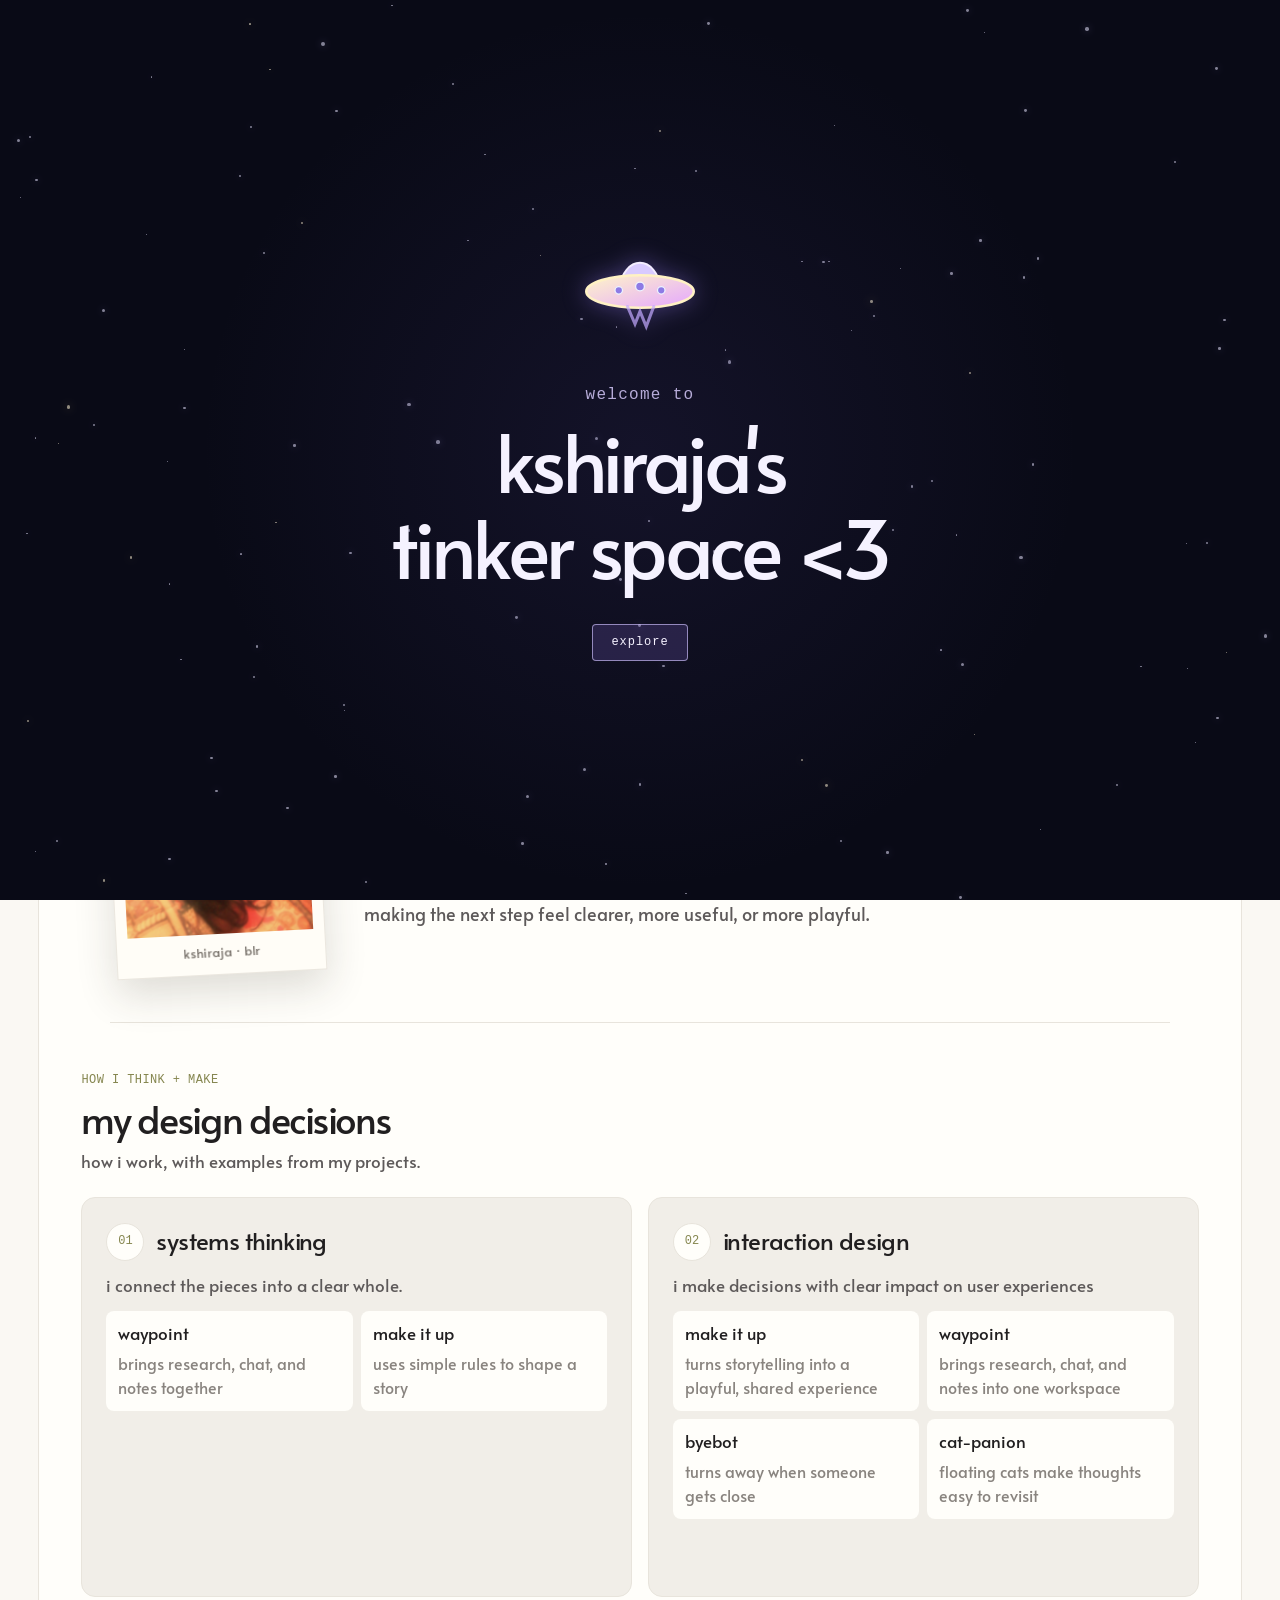
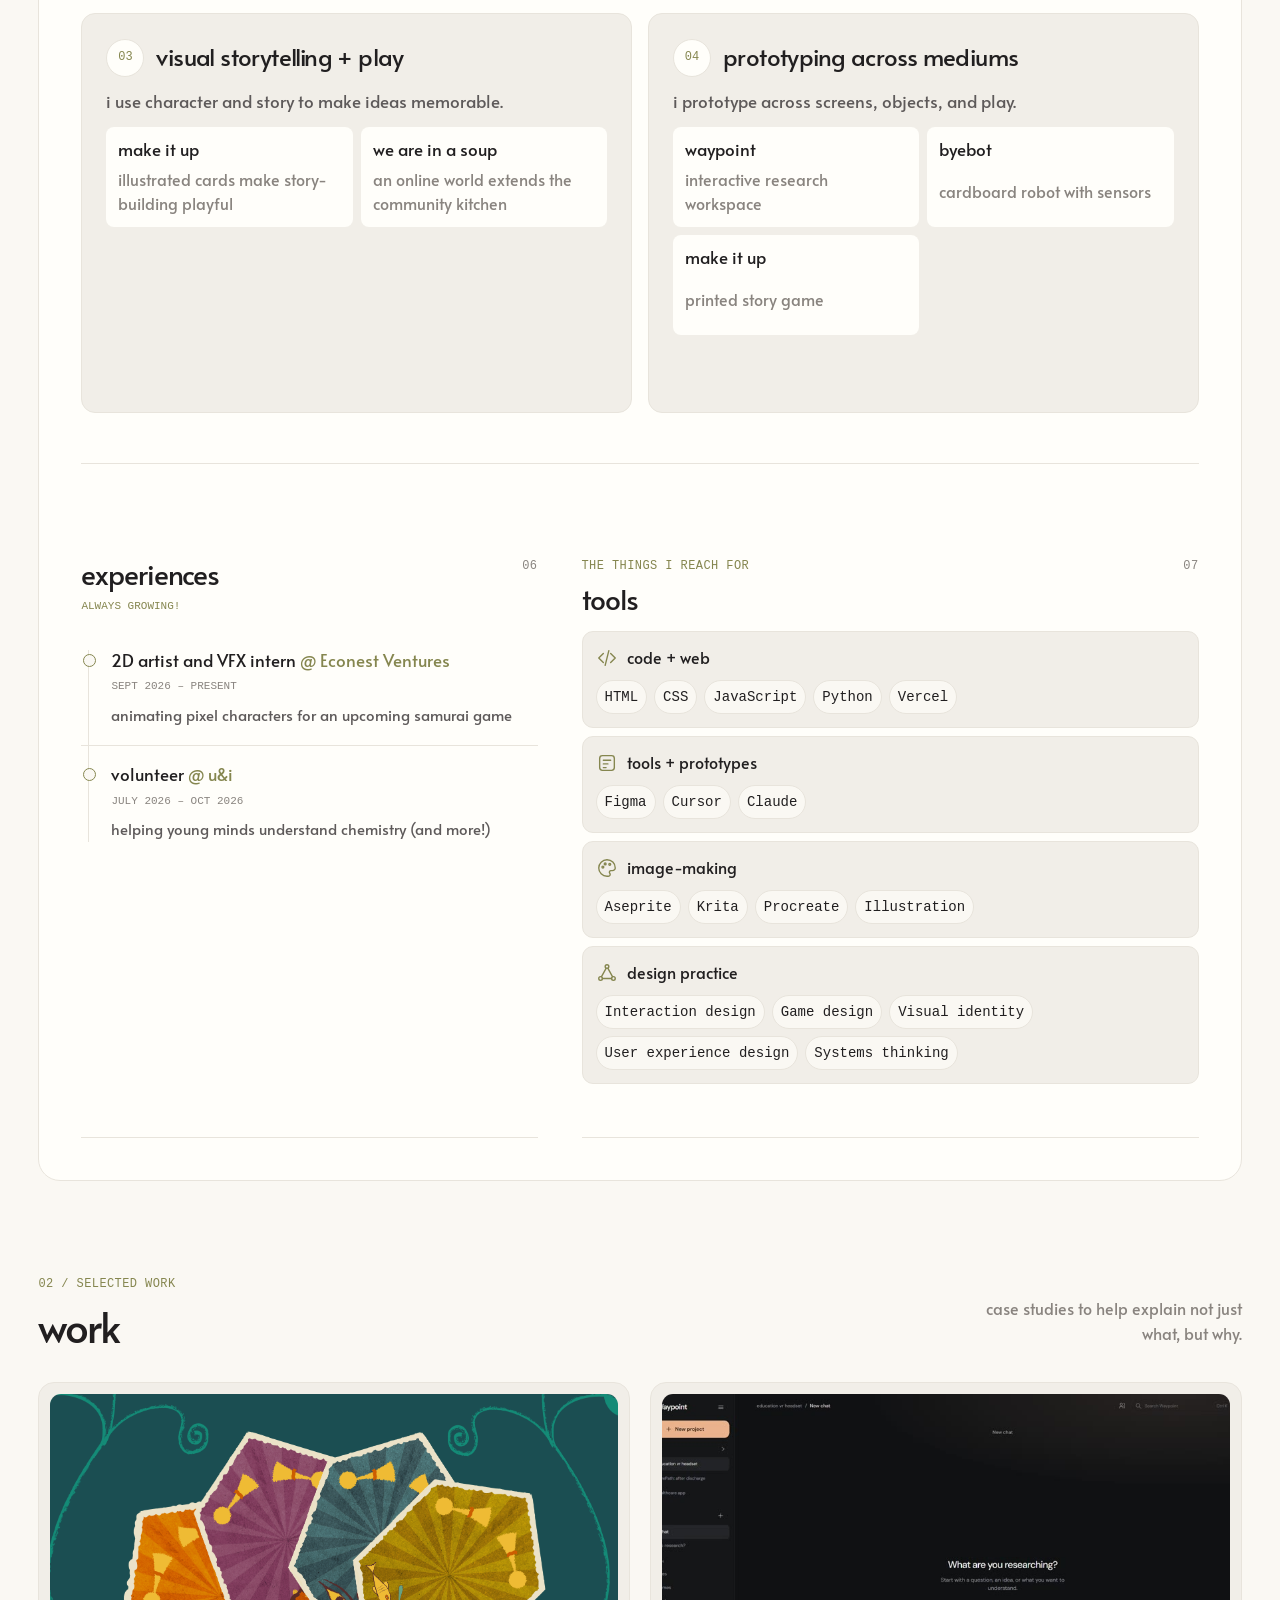
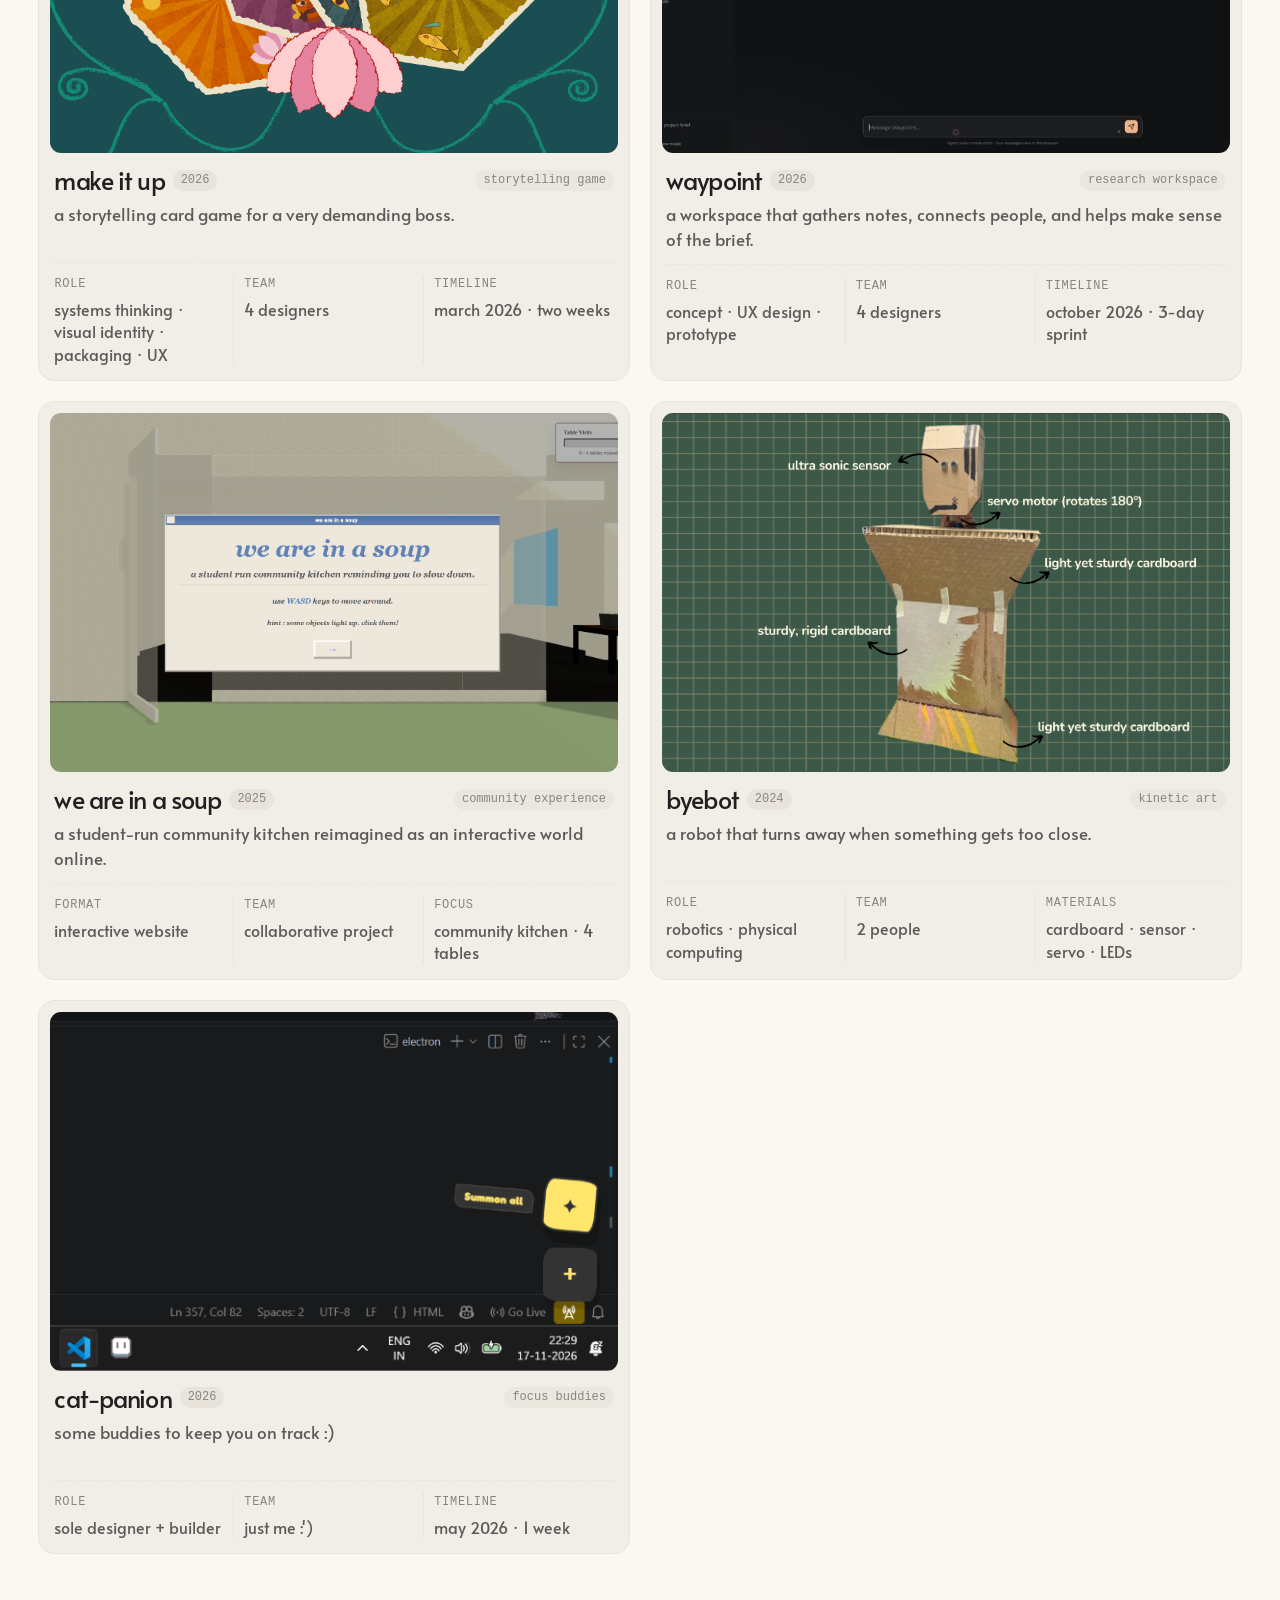
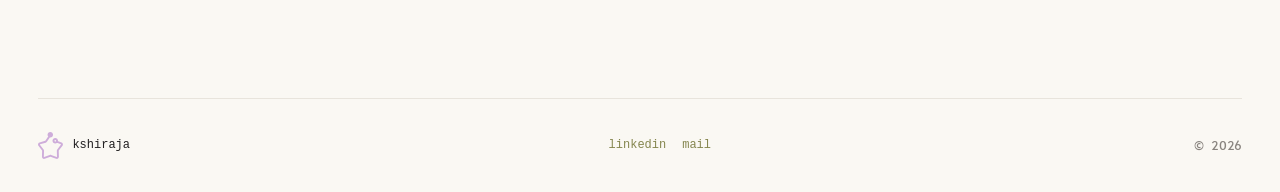
<file: index.html>
<!doctype html>
<html lang="en" data-theme="light">
  <head>
    <meta charset="utf-8" />
    <meta name="viewport" content="width=device-width, initial-scale=1" />
    <meta
      name="description"
      content="kshiraja ragothaman"
    />
    <meta name="theme-color" content="#faf8f3" />
    <title>kshiraja ragothaman</title>
    <script>
      const savedTheme = localStorage.getItem("kshiraja-theme");
      if (savedTheme === "light" || savedTheme === "dark") {
        document.documentElement.dataset.theme = savedTheme;
      }
    </script>
    <link rel="icon" href="assets/star.svg" type="image/svg+xml" />
    <link rel="preconnect" href="https://fonts.googleapis.com" />
    <link rel="preconnect" href="https://fonts.gstatic.com" crossorigin />
    <link
      href="https://fonts.googleapis.com/css2?family=Alata&family=Cousine:wght@400;700&display=swap"
      rel="stylesheet"
    />
    <link rel="stylesheet" href="styles.css" />
    <script src="script.js" defer></script>
  </head>
  <body>
    <div class="page-loader" role="status" aria-label="Loading portfolio">
      <span class="loader-star" aria-hidden="true"></span>
      <span class="loader-name">kshiraja</span>
      <span class="loader-track"><span></span></span>
    </div>
    <dialog
      class="intro-gate"
      aria-labelledby="intro-title"
    >
      <div class="space-backdrop" aria-hidden="true">
        <div class="space-starfield"></div>
        <span class="space-nebula"></span>
      </div>
      <div class="space-light" aria-hidden="true"></div>
      <div class="space-intro">
        <button class="space-ship" type="button" data-intro-explore aria-label="Explore the portfolio" autofocus>
          <svg class="spaceship" viewBox="0 0 120 88" aria-hidden="true">
            <defs>
              <linearGradient id="ship-hull-fill" x1="0" y1="0" x2="1" y2="1">
                <stop offset="0" stop-color="#fff5c9" />
                <stop offset="1" stop-color="#e4a6ff" />
              </linearGradient>
            </defs>
            <path class="spaceship-dome" d="M43 40c2-13 9-21 17-21s15 8 17 21Z" />
            <ellipse class="spaceship-hull" cx="60" cy="42" rx="43" ry="13" />
            <circle class="spaceship-window" cx="43" cy="41" r="3" />
            <circle class="spaceship-window" cx="60" cy="38" r="3.5" />
            <circle class="spaceship-window" cx="77" cy="41" r="3" />
            <path class="spaceship-flame" d="M50 54 56 68l4-10 5 12 6-16" />
          </svg>
        </button>
        <div class="space-welcome">
          <p class="space-kicker">welcome to</p>
          <h1 id="intro-title">kshiraja's<br />tinker space <span>&lt;3</span></h1>
        </div>
        <button class="space-explore" type="button" data-intro-explore>explore</button>
      </div>
      <div class="custom-cursor custom-cursor--intro" aria-hidden="true"></div>
    </dialog>
    <div class="night-sky" aria-hidden="true"></div>
    <div class="custom-cursor" aria-hidden="true"></div>
    <div class="scroll-progress" aria-hidden="true"></div>
    <div class="page-shell">
      <header class="site-header">
        <a class="wordmark" href="index.html" aria-label="Kshiraja, home">
          <img class="star-mark" src="assets/star.svg" alt="" />
          <span>kshiraja</span>
        </a>
        <p class="header-location">2006 <span>·</span> @ blr, india.</p>
        <nav class="site-nav" aria-label="Main navigation">
          <a class="nav-link is-active" href="index.html" aria-current="page">work</a>
          <a class="nav-link" href="tinker.html">tinker</a>
          <a class="nav-link" href="#about-me">about</a>
          <span class="nav-indicator" aria-hidden="true"></span>
        </nav>
        <button class="theme-toggle"
          type="button"
          aria-label="Switch to dark mode"
          aria-pressed="false"
        >
          <svg class="icon icon-moon" viewBox="0 0 24 24" aria-hidden="true">
            <path d="M20.2 15.1A8.3 8.3 0 0 1 8.9 3.8 8.6 8.6 0 1 0 20.2 15.1Z" />
          </svg>
          <svg class="icon icon-sun" viewBox="0 0 24 24" aria-hidden="true">
            <circle cx="12" cy="12" r="4" />
            <path d="M12 2v2m0 16v2M4.93 4.93l1.41 1.41m11.32 11.32 1.41 1.41M2 12h2m16 0h2M4.93 19.07l1.41-1.41M17.66 6.34l1.41-1.41" />
          </svg>
        </button>
      </header>

      <main class="home-main">
        <section class="home-hero reveal" aria-labelledby="home-title">
          <p class="eyebrow">curiosity first</p>
          <h1 id="home-title">kshiraja ragothaman</h1>
          <p class="hero-subtitle">designer-troubleshooter making tools for connection</p>
        </section>

        <section class="latest-log reveal" aria-labelledby="latest-log-title">
          <div class="latest-log__header">
            <h2 id="latest-log-title">latest log</h2>
            <time datetime="2026-11-16">nov 16, 2026</time>
            <a class="latest-log__link" href="logs.html">go to all logs <span aria-hidden="true">→</span></a>
          </div>
          <p class="latest-log__title">exploring other interests</p>
          <p class="latest-log__entry">new film class coming up, downloaded the rhyme game, rap career soon!?</p>
        </section>

        <details class="home-about reveal" id="about-me" open>
          <summary class="home-about__summary">
            <span class="home-about__summary-copy">
              <span class="home-about__kicker">fun trivia and more</span>
              <span class="home-about__title" role="heading" aria-level="2">about me &lt;3</span>
            </span>
            <span class="home-about__toggle" aria-hidden="true"></span>
          </summary>
          <div class="home-about__content">
            <div class="home-about__intro">
              <figure class="about-polaroid home-about__polaroid">
                <img src="assets/profile.jpg" alt="kshiraja, smiling at the camera." loading="lazy" decoding="async" />
                <figcaption>kshiraja · blr</figcaption>
              </figure>
              <div>
                <p class="eyebrow">hi! i'm kshiraja</p>
                <p class="home-about__meta">creative applied computation · year 3 @ srishti manipal</p>
                <p>i love tinkering with design, tech, and creativity. i'm an artist and illustrator at heart, and each practice i explore leaves its traces in the others.</p>
                <p>i like understanding how things fit together, finding where people get stuck, and making the next step feel clearer, more useful, or more playful.</p>
              </div>
            </div>

            <section class="home-about__practice" aria-labelledby="design-decisions-title">
              <div class="home-about__section-heading">
                <p class="eyebrow">how i think + make</p>
                <h2 id="design-decisions-title">my design decisions</h2>
                <p>how i work, with examples from my projects.</p>
              </div>
              <div class="home-about__decision-grid">
                <article class="home-about__decision">
                  <div class="home-about__decision-heading">
                    <span class="home-about__decision-number">01</span>
                    <h3>systems thinking</h3>
                  </div>
                  <p>i connect the pieces into a clear whole.</p>
                  <ul class="home-about__projects" aria-label="Systems thinking in my projects">
                    <li><a href="waypoint.html"><span class="home-about__project-name">waypoint</span><span>brings research, chat, and notes together</span></a></li>
                    <li><a href="make-it-up.html"><span class="home-about__project-name">make it up</span><span>uses simple rules to shape a story</span></a></li>
                  </ul>
                </article>
                <article class="home-about__decision">
                  <div class="home-about__decision-heading">
                    <span class="home-about__decision-number">02</span>
                    <h3>interaction design</h3>
                  </div>
                  <p>i make decisions with clear impact on user experiences</p>
                  <ul class="home-about__projects" aria-label="Interaction design in my projects">
                    <li><a href="make-it-up.html"><span class="home-about__project-name">make it up</span><span>turns storytelling into a playful, shared experience</span></a></li>
                    <li><a href="waypoint.html"><span class="home-about__project-name">waypoint</span><span>brings research, chat, and notes into one workspace</span></a></li>
                    <li><a href="rejection-robot.html"><span class="home-about__project-name">byebot</span><span>turns away when someone gets close</span></a></li>
                    <li><a href="cat-panion.html"><span class="home-about__project-name">cat-panion</span><span>floating cats make thoughts easy to revisit</span></a></li>
                  </ul>
                </article>
                <article class="home-about__decision">
                  <div class="home-about__decision-heading">
                    <span class="home-about__decision-number">03</span>
                    <h3>visual storytelling + play</h3>
                  </div>
                  <p>i use character and story to make ideas memorable.</p>
                  <ul class="home-about__projects" aria-label="Visual storytelling and play in my projects">
                    <li><a href="make-it-up.html"><span class="home-about__project-name">make it up</span><span>illustrated cards make story-building playful</span></a></li>
                    <li><a href="we-are-in-a-soup.html"><span class="home-about__project-name">we are in a soup</span><span>an online world extends the community kitchen</span></a></li>
                  </ul>
                </article>
                <article class="home-about__decision">
                  <div class="home-about__decision-heading">
                    <span class="home-about__decision-number">04</span>
                    <h3>prototyping across mediums</h3>
                  </div>
                  <p>i prototype across screens, objects, and play.</p>
                  <ul class="home-about__projects" aria-label="Prototyping across mediums in my projects">
                    <li><a href="waypoint.html"><span class="home-about__project-name">waypoint</span><span>interactive research workspace</span></a></li>
                    <li><a href="rejection-robot.html"><span class="home-about__project-name">byebot</span><span>cardboard robot with sensors</span></a></li>
                    <li><a href="make-it-up.html"><span class="home-about__project-name">make it up</span><span>printed story game</span></a></li>
                  </ul>
                </article>
              </div>
            </section>

            <div class="home-about__more-grid">
              <section class="about-section home-about__extra" aria-labelledby="home-experience-title">
                <div class="about-section-heading">
                  <div><h2 id="home-experience-title">experiences</h2><p class="about-section-tagline"><span>always growing!</span></p></div>
                  <span class="section-index">06</span>
                </div>
                <ol class="experience-list">
                  <li>
                    <div class="experience-entry">
                      <h3>2D artist and VFX intern <span>@ Econest Ventures</span></h3>
                      <p class="experience-date">sept 2026 – present</p>
                      <p class="experience-description">animating pixel characters for an upcoming samurai game</p>
                    </div>
                  </li>
                  <li>
                    <div class="experience-entry">
                      <h3>volunteer <span>@ u&amp;i</span></h3>
                      <p class="experience-date">july 2026 – oct 2026</p>
                      <p class="experience-description">helping young minds understand chemistry (and more!)</p>
                    </div>
                  </li>
                </ol>
              </section>

              <section class="about-section home-about__extra" aria-labelledby="home-tools-title">
                <div class="about-section-heading">
                  <div><p class="eyebrow">the things i reach for</p><h2 id="home-tools-title">tools</h2></div>
                  <span class="section-index">07</span>
                </div>
                <div class="about-skills-grid">
                  <article class="about-skill-card">
                    <div class="about-skill-heading">
                      <svg viewBox="0 0 24 24" aria-hidden="true"><path d="m8 7-5 5 5 5M16 7l5 5-5 5M14 4l-4 16" /></svg>
                      <h3>code + web</h3>
                    </div>
                    <div class="about-skill-tags"><span>HTML</span><span>CSS</span><span>JavaScript</span><span>Python</span><span>Vercel</span></div>
                  </article>
                  <article class="about-skill-card">
                    <div class="about-skill-heading">
                      <svg viewBox="0 0 24 24" aria-hidden="true"><rect x="4" y="4" width="16" height="16" rx="3" /><path d="M8 9h8M8 13h5M8 17h3" /></svg>
                      <h3>tools + prototypes</h3>
                    </div>
                    <div class="about-skill-tags"><span>Figma</span><span>Cursor</span><span>Claude</span></div>
                  </article>
                  <article class="about-skill-card">
                    <div class="about-skill-heading">
                      <svg viewBox="0 0 24 24" aria-hidden="true"><path d="M12 3a9 9 0 1 0 0 18h1.5a2 2 0 0 0 1.5-3.3 1.7 1.7 0 0 1 1.3-2.8H18a3 3 0 0 0 3-3c0-5-4-8.9-9-8.9Z" /><circle cx="7.5" cy="11" r="1" /><circle cx="10" cy="7.5" r="1" /><circle cx="15" cy="8" r="1" /></svg>
                      <h3>image-making</h3>
                    </div>
                    <div class="about-skill-tags"><span>Aseprite</span><span>Krita</span><span>Procreate</span><span>Illustration</span></div>
                  </article>
                  <article class="about-skill-card">
                    <div class="about-skill-heading">
                      <svg viewBox="0 0 24 24" aria-hidden="true"><circle cx="12" cy="5" r="2" /><circle cx="5" cy="18" r="2" /><circle cx="19" cy="18" r="2" /><path d="m11 7-5 9m7-9 5 9M7 18h10" /></svg>
                      <h3>design practice</h3>
                    </div>
                    <div class="about-skill-tags"><span>Interaction design</span><span>Game design</span><span>Visual identity</span><span>User experience design</span><span>Systems thinking</span></div>
                  </article>
                </div>
              </section>
            </div>

          </div>
        </details>

        <section class="section work-section" id="work" aria-labelledby="work-title">
          <div class="section-heading reveal">
            <div>
              <p class="eyebrow section-kicker">02 / selected work</p>
              <h2 id="work-title">work</h2>
            </div>
            <p class="section-note">case studies to help explain not just what, but why.</p>
          </div>
          <div class="project-grid">
            <a class="project-card project-card--game reveal" href="make-it-up.html" aria-label="View the Make It Up case study">
              <div class="project-card__media" aria-hidden="true">
                <img class="project-card__image" src="assets/make-it-up/hero.png" alt="" loading="lazy" decoding="async" />
              </div>
              <div class="project-card__body">
                <div class="project-card__heading">
                  <div class="project-card__heading-name"><h3 class="project-card__title">make it up</h3><span class="project-card__year">2026</span></div>
                  <span class="project-card__kind">storytelling game</span>
                </div>
                <p class="project-card__description">a storytelling card game for a very demanding boss.</p>
                <dl class="project-card__facts">
                  <div><dt>role</dt><dd>systems thinking · visual identity · packaging · UX</dd></div>
                  <div><dt>team</dt><dd>4 designers</dd></div>
                  <div><dt>timeline</dt><dd>march 2026 · two weeks</dd></div>
                </dl>
              </div>
            </a>

            <a class="project-card project-card--waypoint reveal" href="waypoint.html" aria-label="View the Waypoint case study">
              <div class="project-card__media" aria-hidden="true">
                <img class="project-card__image" src="assets/waypoint/hero-poster.jpg" alt="" loading="lazy" decoding="async" />
              </div>
              <div class="project-card__body">
                <div class="project-card__heading">
                  <div class="project-card__heading-name"><h3 class="project-card__title">waypoint</h3><span class="project-card__year">2026</span></div>
                  <span class="project-card__kind">research workspace</span>
                </div>
                <p class="project-card__description">a workspace that gathers notes, connects people, and helps make sense of the brief.</p>
                <dl class="project-card__facts">
                  <div><dt>role</dt><dd>concept · UX design · prototype</dd></div>
                  <div><dt>team</dt><dd>4 designers</dd></div>
                  <div><dt>timeline</dt><dd>october 2026 · 3-day sprint</dd></div>
                </dl>
              </div>
            </a>

            <a class="project-card project-card--soup reveal" href="we-are-in-a-soup.html" aria-label="View the We Are in a Soup case study">
              <div class="project-card__media" aria-hidden="true">
                <img class="project-card__image" src="assets/we-are-in-a-soup/hero.png" alt="" loading="lazy" decoding="async" />
              </div>
              <div class="project-card__body">
                <div class="project-card__heading">
                  <div class="project-card__heading-name"><h3 class="project-card__title">we are in a soup</h3><span class="project-card__year">2025</span></div>
                  <span class="project-card__kind">community experience</span>
                </div>
                <p class="project-card__description">a student-run community kitchen reimagined as an interactive world online.</p>
                <dl class="project-card__facts">
                  <div><dt>format</dt><dd>interactive website</dd></div>
                  <div><dt>team</dt><dd>collaborative project</dd></div>
                  <div><dt>focus</dt><dd>community kitchen · 4 tables</dd></div>
                </dl>
              </div>
            </a>

            <a class="project-card project-card--robot reveal" href="rejection-robot.html" aria-label="View the Byebot case study">
              <div class="project-card__media" aria-hidden="true">
                <img class="project-card__image" src="assets/byebot/hero.png" alt="" loading="lazy" decoding="async" />
              </div>
              <div class="project-card__body">
                <div class="project-card__heading">
                  <div class="project-card__heading-name"><h3 class="project-card__title">byebot</h3><span class="project-card__year">2024</span></div>
                  <span class="project-card__kind">kinetic art</span>
                </div>
                <p class="project-card__description">a robot that turns away when something gets too close.</p>
                <dl class="project-card__facts">
                  <div><dt>role</dt><dd>robotics · physical computing</dd></div>
                  <div><dt>team</dt><dd>2 people</dd></div>
                  <div><dt>materials</dt><dd>cardboard · sensor · servo · LEDs</dd></div>
                </dl>
              </div>
            </a>

            <a class="project-card project-card--cat-panion reveal" href="cat-panion.html" aria-label="View the Cat-panion case study">
              <div class="project-card__media" aria-hidden="true">
                <video class="project-card__image" autoplay muted loop playsinline preload="metadata" poster="assets/cat-panion/summon-all.png" aria-hidden="true">
                  <source src="assets/cat-panion/hero.mp4" type="video/mp4" />
                </video>
              </div>
              <div class="project-card__body">
                <div class="project-card__heading">
                  <div class="project-card__heading-name"><h3 class="project-card__title">cat-panion</h3><span class="project-card__year">2026</span></div>
                  <span class="project-card__kind">focus buddies</span>
                </div>
                <p class="project-card__description">some buddies to keep you on track :)</p>
                <dl class="project-card__facts">
                  <div><dt>role</dt><dd>sole designer + builder</dd></div>
                  <div><dt>team</dt><dd>just me :')</dd></div>
                  <div><dt>timeline</dt><dd>may 2026 · 1 week</dd></div>
                </dl>
              </div>
            </a>

          </div>
        </section>
      </main>

      <footer class="site-footer">
        <a class="wordmark footer-mark" href="index.html">
          <img class="star-mark" src="assets/star.svg" alt="" />
          <span>kshiraja</span>
        </a>
        <p>made with curiosity, in bengaluru. <span>© <span data-year></span></span></p>
      </footer>
    </div>

  </body>
</html>
</file>
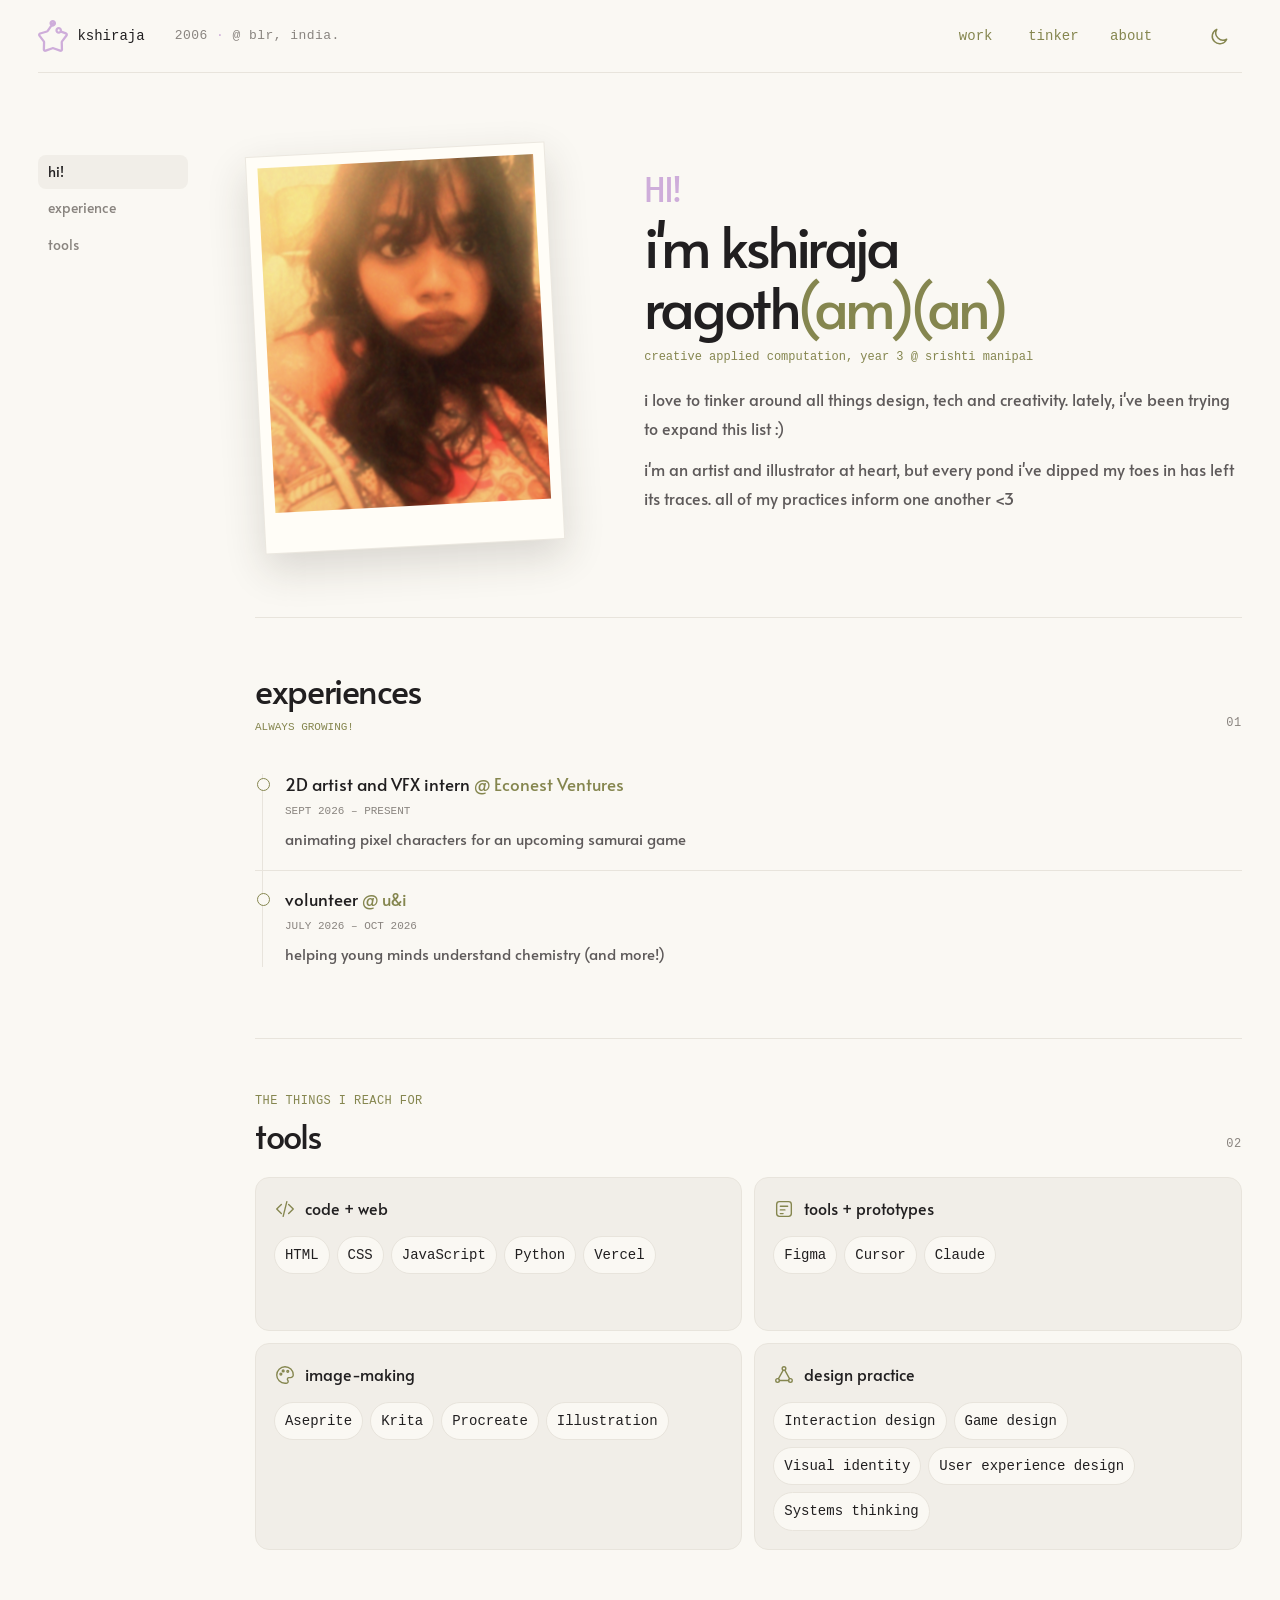
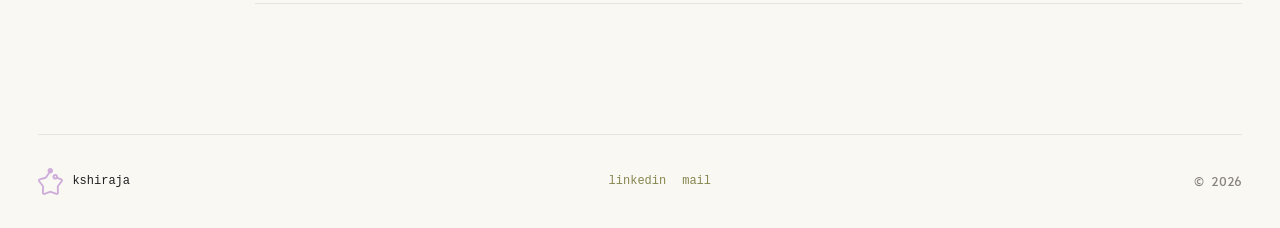
<file: about.html>
<!doctype html>
<html lang="en" data-theme="light">
  <head>
    <meta charset="utf-8" />
    <meta name="viewport" content="width=device-width, initial-scale=1" />
    <meta
      name="description"
      content="A little about Kshiraja Ragothaman, a creative applied computation student exploring design, tech, and illustration."
    />
    <meta name="theme-color" content="#faf8f3" />
    <title>About | Kshiraja Ragothaman</title>
    <script>
      const savedTheme = localStorage.getItem("kshiraja-theme");
      if (savedTheme === "light" || savedTheme === "dark") {
        document.documentElement.dataset.theme = savedTheme;
      }
    </script>
    <link rel="icon" href="assets/star.svg" type="image/svg+xml" />
    <link rel="preconnect" href="https://fonts.googleapis.com" />
    <link rel="preconnect" href="https://fonts.gstatic.com" crossorigin />
    <link
      href="https://fonts.googleapis.com/css2?family=Alata&family=Cousine:wght@400;700&display=swap"
      rel="stylesheet"
    />
    <link rel="stylesheet" href="styles.css" />
    <script src="script.js" defer></script>
  </head>
  <body>
    <div class="page-loader" role="status" aria-label="Loading portfolio">
      <img class="loader-star" src="assets/star.svg" alt="" />
      <span class="loader-name">kshiraja</span>
      <span class="loader-track"><span></span></span>
    </div>
    <div class="night-sky" aria-hidden="true"></div>
    <div class="custom-cursor" aria-hidden="true"></div>
    <div class="scroll-progress" aria-hidden="true"></div>
    <div class="page-shell">
      <header class="site-header">
        <a class="wordmark" href="index.html" aria-label="Kshiraja, home">
          <img class="star-mark" src="assets/star.svg" alt="" />
          <span>kshiraja</span>
        </a>
        <p class="header-location">2006 <span>·</span> @ blr, india.</p>
        <nav class="site-nav" aria-label="Main navigation">
          <a class="nav-link" href="index.html">work</a>
          <a class="nav-link" href="tinker.html">tinker</a>
          <a class="nav-link" href="index.html#about-me">about</a>
          <span class="nav-indicator" aria-hidden="true"></span>
        </nav>
        <button
          class="theme-toggle"
          type="button"
          aria-label="Switch to dark mode"
          aria-pressed="false"
        >
          <svg class="icon icon-moon" viewBox="0 0 24 24" aria-hidden="true">
            <path d="M20.2 15.1A8.3 8.3 0 0 1 8.9 3.8 8.6 8.6 0 1 0 20.2 15.1Z" />
          </svg>
          <svg class="icon icon-sun" viewBox="0 0 24 24" aria-hidden="true">
            <circle cx="12" cy="12" r="4" />
            <path d="M12 2v2m0 16v2M4.93 4.93l1.41 1.41m11.32 11.32 1.41 1.41M2 12h2m16 0h2M4.93 19.07l1.41-1.41M17.66 6.34l1.41-1.41" />
          </svg>
        </button>
      </header>

      <main class="about-page">
        <aside class="about-sidebar">
          <nav class="about-nav" aria-label="About sections">
            <a class="about-nav-link is-current" href="#hi">hi!</a>
            <a class="about-nav-link" href="#experience">experience</a>
            <a class="about-nav-link" href="#practice">tools</a>
          </nav>
        </aside>

        <div class="about-content">
          <section class="about-intro about-anchor reveal" id="hi" aria-labelledby="about-title">
            <figure class="about-polaroid">
              <img src="assets/profile.jpg" alt="kshiraja, smiling at the camera." />
            </figure>
            <div class="about-bio">
              <p class="eyebrow about-hi">hi!</p>
              <h1 id="about-title">
                <span class="about-name-first">i'm kshiraja</span>
                <span class="about-name-last">ragoth<span class="about-name-pronunciation">(am)(an)</span></span>
              </h1>
              <p class="bio-meta">creative applied computation, year 3 @ srishti manipal</p>
              <p class="bio-copy">
                i love to tinker around all things design, tech and creativity. lately, i've been trying to expand this list :)
              </p>
              <p class="bio-copy">
                i'm an artist and illustrator at heart, but every pond i've dipped my toes in has left its traces. all of my practices inform one another &lt;3
              </p>
            </div>
          </section>

          <section class="about-section about-anchor reveal" id="experience">
            <div class="about-section-heading">
              <div>
                <h2>experiences</h2>
                <p class="about-section-tagline"><span>always growing!</span></p>
              </div>
              <span class="section-index">01</span>
            </div>
            <ol class="experience-list">
              <li>
                <div class="experience-entry">
                  <h3>2D artist and VFX intern <span>@ Econest Ventures</span></h3>
                  <p class="experience-date">sept 2026 – present</p>
                  <p class="experience-description">animating pixel characters for an upcoming samurai game</p>
                </div>
              </li>
              <li>
                <div class="experience-entry">
                  <h3>volunteer <span>@ u&amp;i</span></h3>
                  <p class="experience-date">july 2026 – oct 2026</p>
                  <p class="experience-description">helping young minds understand chemistry (and more!)</p>
                </div>
              </li>
            </ol>
          </section>

          
          <section class="about-section about-anchor reveal" id="practice">
            <div class="about-section-heading">
              <div>
                <p class="eyebrow">the things i reach for</p>
                <h2>tools</h2>
              </div>
              <span class="section-index">02</span>
            </div>
            <div class="about-skills-grid">
              <article class="about-skill-card">
                <div class="about-skill-heading">
                  <svg viewBox="0 0 24 24" aria-hidden="true"><path d="m8 7-5 5 5 5M16 7l5 5-5 5M14 4l-4 16" /></svg>
                  <h3>code + web</h3>
                </div>
                <div class="about-skill-tags"><span>HTML</span><span>CSS</span><span>JavaScript</span><span>Python</span><span>Vercel</span></div>
              </article>
              <article class="about-skill-card">
                <div class="about-skill-heading">
                  <svg viewBox="0 0 24 24" aria-hidden="true"><rect x="4" y="4" width="16" height="16" rx="3" /><path d="M8 9h8M8 13h5M8 17h3" /></svg>
                  <h3>tools + prototypes</h3>
                </div>
                <div class="about-skill-tags"><span>Figma</span><span>Cursor</span><span>Claude</span></div>
              </article>
              <article class="about-skill-card">
                <div class="about-skill-heading">
                  <svg viewBox="0 0 24 24" aria-hidden="true"><path d="M12 3a9 9 0 1 0 0 18h1.5a2 2 0 0 0 1.5-3.3 1.7 1.7 0 0 1 1.3-2.8H18a3 3 0 0 0 3-3c0-5-4-8.9-9-8.9Z" /><circle cx="7.5" cy="11" r="1" /><circle cx="10" cy="7.5" r="1" /><circle cx="15" cy="8" r="1" /></svg>
                  <h3>image-making</h3>
                </div>
                <div class="about-skill-tags"><span>Aseprite</span><span>Krita</span><span>Procreate</span><span>Illustration</span></div>
              </article>
              <article class="about-skill-card">
                <div class="about-skill-heading">
                  <svg viewBox="0 0 24 24" aria-hidden="true"><circle cx="12" cy="5" r="2" /><circle cx="5" cy="18" r="2" /><circle cx="19" cy="18" r="2" /><path d="m11 7-5 9m7-9 5 9M7 18h10" /></svg>
                  <h3>design practice</h3>
                </div>
                <div class="about-skill-tags"><span>Interaction design</span><span>Game design</span><span>Visual identity</span><span>User experience design</span><span>Systems thinking</span></div>
              </article>
            </div>
          </section>

        </div>
      </main>

      <footer class="site-footer">
        <a class="wordmark footer-mark" href="index.html">
          <img class="star-mark" src="assets/star.svg" alt="" />
          <span>kshiraja</span>
        </a>
        <p>made with curiosity, in bengaluru. <span>© <span data-year></span></span></p>
      </footer>
    </div>
  </body>
</html>
</file>
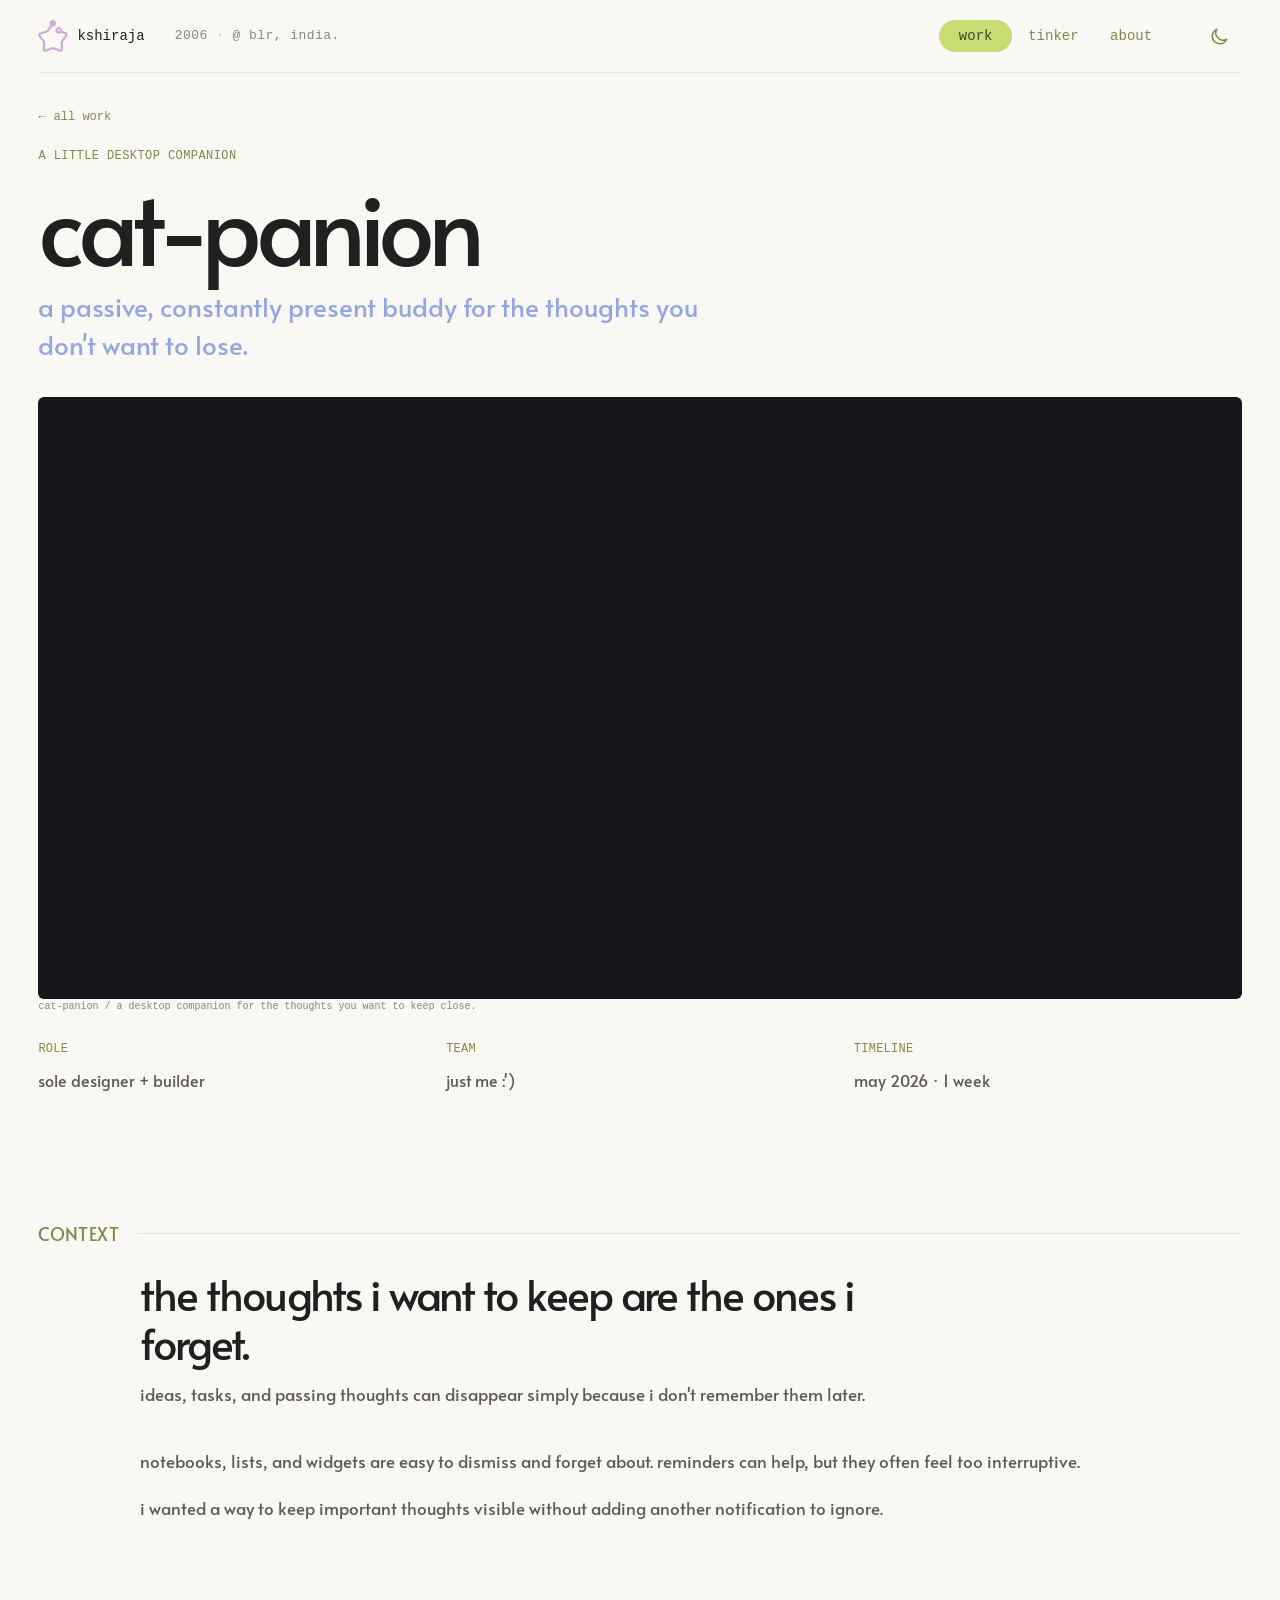
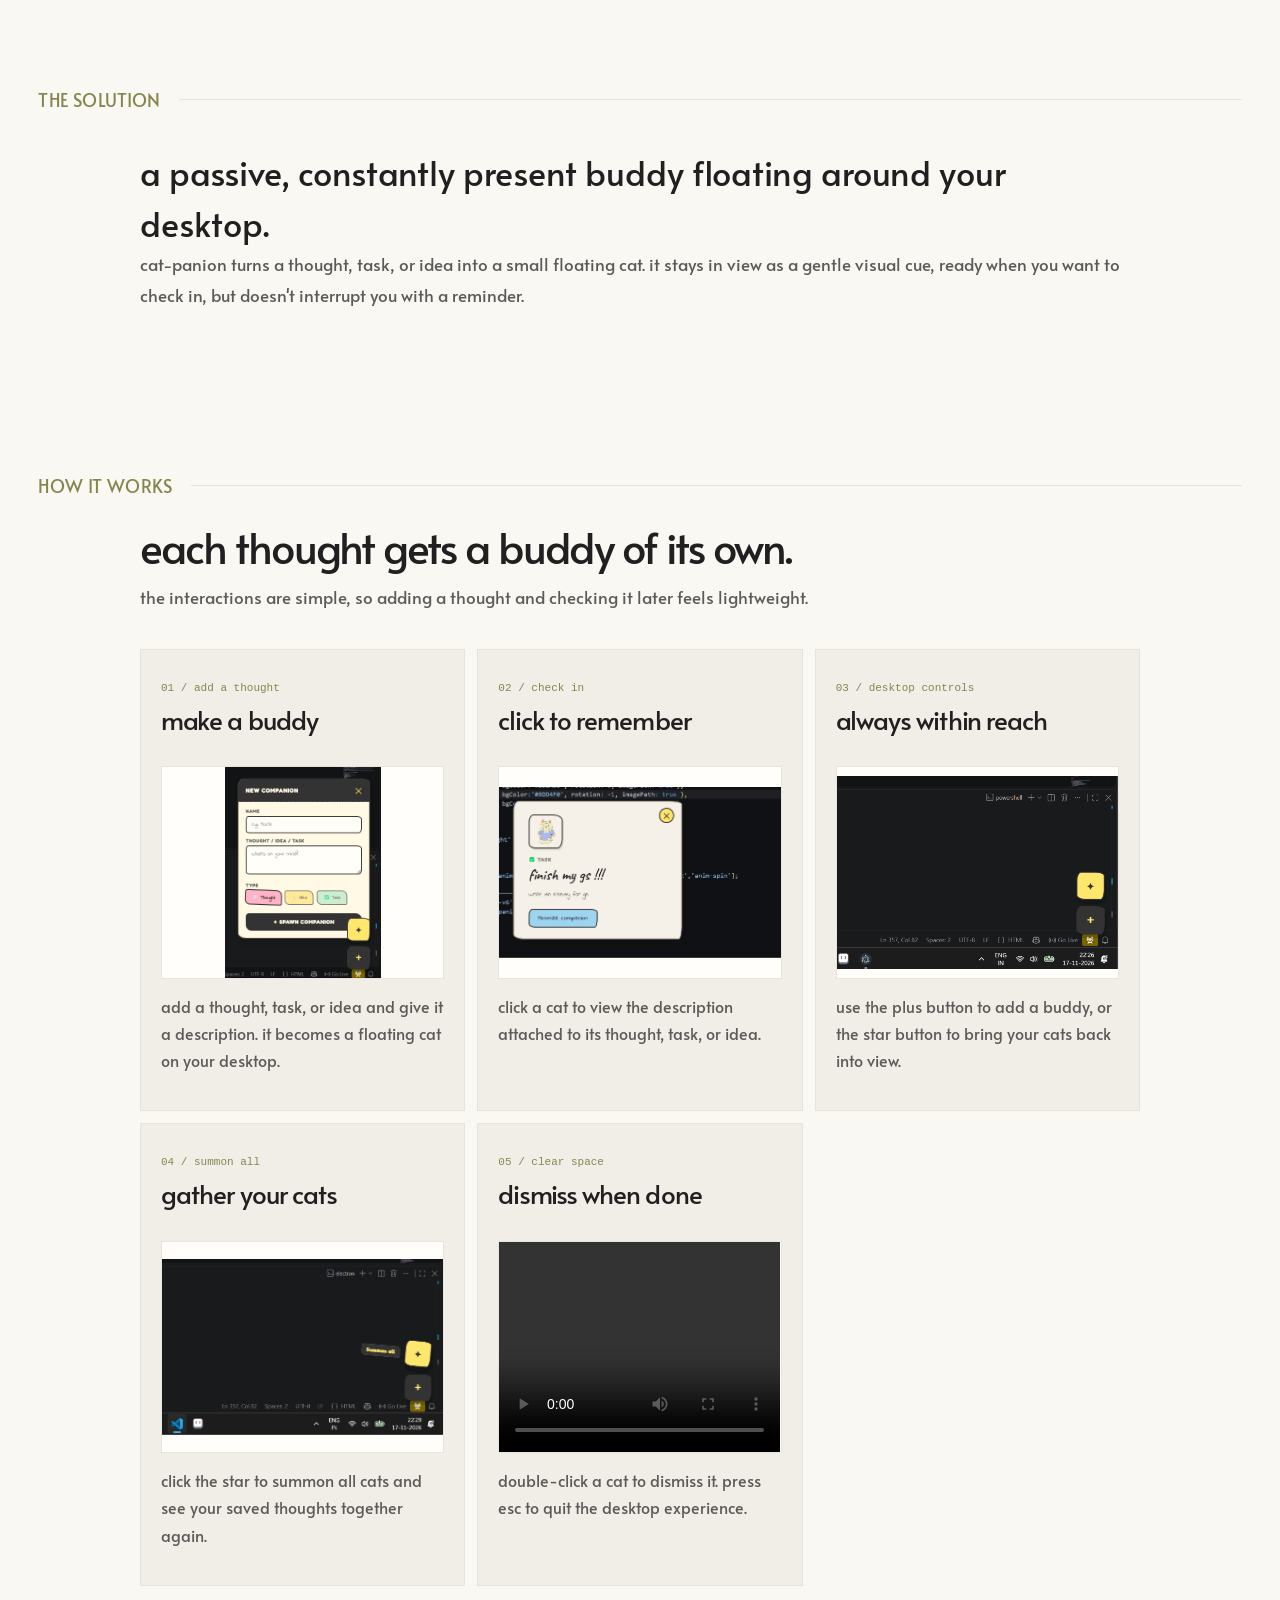
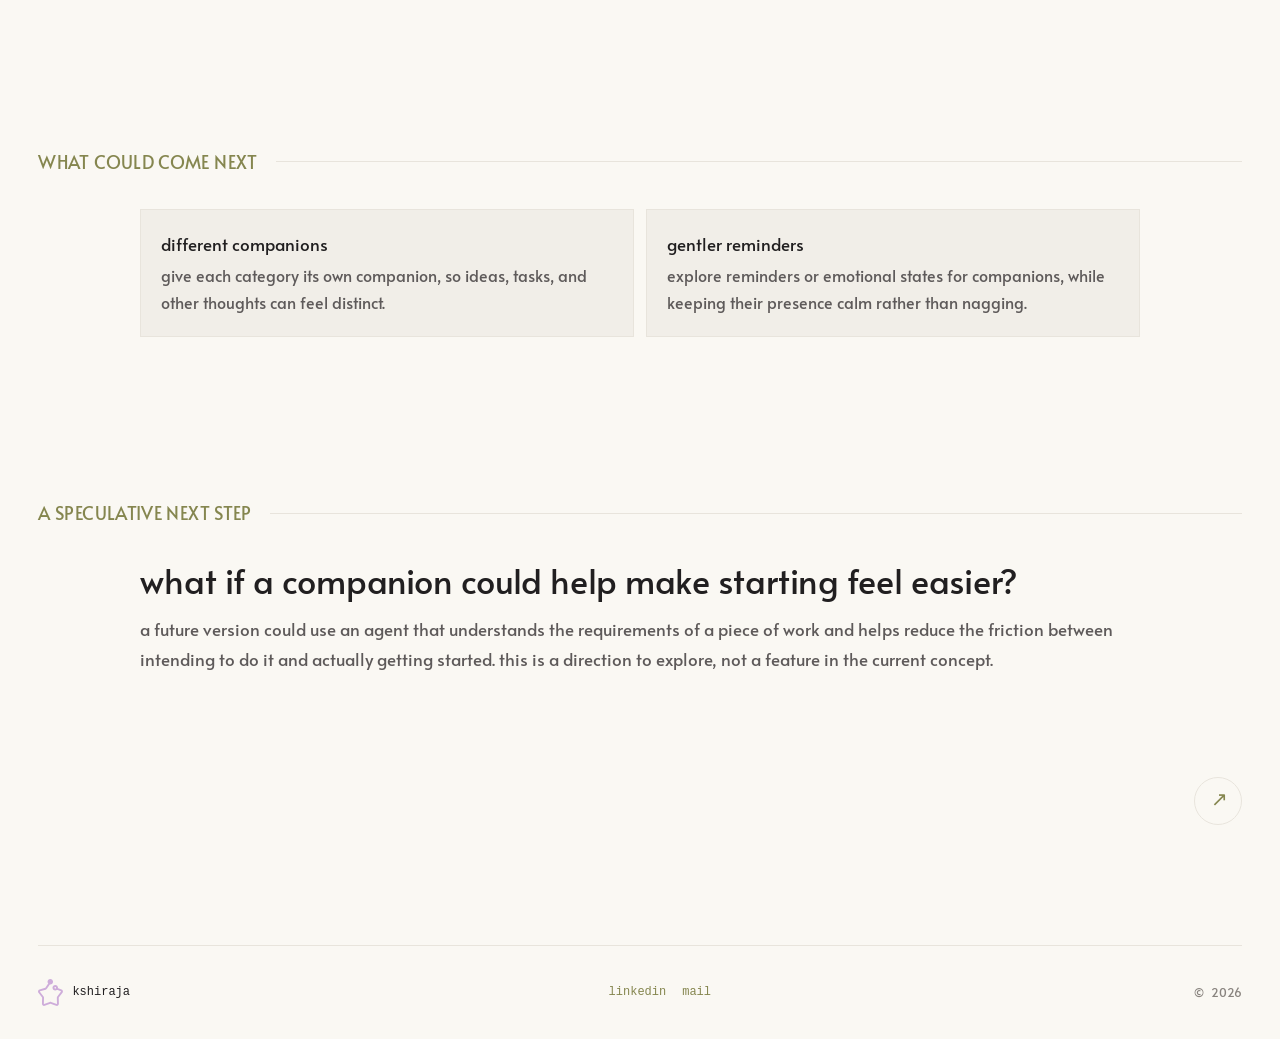
<file: cat-panion.html>
<!doctype html>
<html lang="en" data-theme="light">
  <head>
    <meta charset="utf-8" />
    <meta name="viewport" content="width=device-width, initial-scale=1" />
    <meta name="description" content="Cat-panion: some buddies to keep you on track." />
    <meta name="theme-color" content="#faf8f3" />
    <title>cat-panion | kshiraja ragothaman</title>
    <script>
      const savedTheme = localStorage.getItem("kshiraja-theme");
      if (savedTheme === "light" || savedTheme === "dark") {
        document.documentElement.dataset.theme = savedTheme;
      }
    </script>
    <link rel="icon" href="assets/star.svg" type="image/svg+xml" />
    <link rel="preconnect" href="https://fonts.googleapis.com" />
    <link rel="preconnect" href="https://fonts.gstatic.com" crossorigin />
    <link
      href="https://fonts.googleapis.com/css2?family=Alata&family=Cousine:wght@400;700&display=swap"
      rel="stylesheet"
    />
    <link rel="stylesheet" href="styles.css" />
    <script src="script.js" defer></script>
  </head>
  <body>
    <div class="page-loader" role="status" aria-label="Loading portfolio">
      <img class="loader-star" src="assets/star.svg" alt="" />
      <span class="loader-name">kshiraja</span>
      <span class="loader-track"><span></span></span>
    </div>
    <div class="night-sky" aria-hidden="true"></div>
    <div class="custom-cursor" aria-hidden="true"></div>
    <div class="scroll-progress" aria-hidden="true"></div>
    <div class="page-shell">
      <header class="site-header">
        <a class="wordmark" href="index.html" aria-label="Kshiraja, home">
          <img class="star-mark" src="assets/star.svg" alt="" />
          <span>kshiraja</span>
        </a>
        <p class="header-location">2006 <span>·</span> @ blr, india.</p>
        <nav class="site-nav" aria-label="Main navigation">
          <a class="nav-link is-active" href="index.html">work</a>
          <a class="nav-link" href="tinker.html">tinker</a>
          <a class="nav-link" href="index.html#about-me">about</a>
          <span class="nav-indicator" aria-hidden="true"></span>
        </nav>
        <button class="theme-toggle" type="button" aria-label="Switch to dark mode" aria-pressed="false">
          <svg class="icon icon-moon" viewBox="0 0 24 24" aria-hidden="true">
            <path d="M20.2 15.1A8.3 8.3 0 0 1 8.9 3.8 8.6 8.6 0 1 0 20.2 15.1Z" />
          </svg>
          <svg class="icon icon-sun" viewBox="0 0 24 24" aria-hidden="true">
            <circle cx="12" cy="12" r="4" />
            <path d="M12 2v2m0 16v2M4.93 4.93l1.41 1.41m11.32 11.32 1.41 1.41M2 12h2m16 0h2M4.93 19.07l1.41-1.41M17.66 6.34l1.41-1.41" />
          </svg>
        </button>
      </header>

      <main class="case-study case-study--editorial">
        <header class="case-hero reveal">
          <a class="case-back-link" href="index.html#work"><span aria-hidden="true">←</span> all work</a>
          <p class="eyebrow">a little desktop companion</p>
          <h1>cat-panion</h1>
          <p class="case-subtitle">a passive, constantly present buddy for the thoughts you don't want to lose.</p>
          <figure class="case-hero-image">
            <video class="cat-panion-hero-video" autoplay muted loop playsinline preload="auto" aria-label="a preview of the cat-panion desktop companion">
              <source src="assets/cat-panion/hero.mp4" type="video/mp4" />
              Your browser does not support embedded video.
            </video>
            <figcaption>cat-panion / a desktop companion for the thoughts you want to keep close.</figcaption>
          </figure>
          <dl class="case-meta-grid">
            <div>
              <dt>role</dt>
              <dd>sole designer + builder</dd>
            </div>
            <div>
              <dt>team</dt>
              <dd>just me :')</dd>
            </div>
            <div>
              <dt>timeline</dt>
              <dd>may 2026 · 1 week</dd>
            </div>
          </dl>
        </header>

        <section class="case-section reveal">
          <div class="case-section-head">
            <p class="micro-label">context</p>
            <div>
              <h2>the thoughts i want to keep are the ones i forget.</h2>
              <p>ideas, tasks, and passing thoughts can disappear simply because i don't remember them later.</p>
            </div>
          </div>
          <div class="case-copy">
            <p>notebooks, lists, and widgets are easy to dismiss and forget about. reminders can help, but they often feel too interruptive.</p>
            <p>i wanted a way to keep important thoughts visible without adding another notification to ignore.</p>
          </div>
        </section>

        <section class="case-section case-section--feature reveal">
          <h2>the solution</h2>
          <div class="case-section-copy">
            <p class="case-pullquote">a passive, constantly present buddy floating around your desktop.</p>
            <p>cat-panion turns a thought, task, or idea into a small floating cat. it stays in view as a gentle visual cue, ready when you want to check in, but doesn't interrupt you with a reminder.</p>
          </div>
        </section>

        <section class="case-section reveal">
          <div class="case-section-head">
            <p class="micro-label">how it works</p>
            <div>
              <h2>each thought gets a buddy of its own.</h2>
              <p>the interactions are simple, so adding a thought and checking it later feels lightweight.</p>
            </div>
          </div>
          <div class="behaviour-grid cat-panion-feature-grid">
            <article class="behaviour-card">
              <span class="step-number">01 / add a thought</span>
              <h3>make a buddy</h3>
              <img class="cat-panion-feature-media" src="assets/cat-panion/add-task.png" alt="the new companion form for adding a name, thought, idea, or task." loading="lazy" decoding="async" />
              <p>add a thought, task, or idea and give it a description. it becomes a floating cat on your desktop.</p>
            </article>
            <article class="behaviour-card">
              <span class="step-number">02 / check in</span>
              <h3>click to remember</h3>
              <img class="cat-panion-feature-media" src="assets/cat-panion/task-description.png" alt="a cat companion card showing a task and its description." loading="lazy" decoding="async" />
              <p>click a cat to view the description attached to its thought, task, or idea.</p>
            </article>
            <article class="behaviour-card">
              <span class="step-number">03 / desktop controls</span>
              <h3>always within reach</h3>
              <img class="cat-panion-feature-media" src="assets/cat-panion/buttons.png" alt="the floating star and plus buttons on the desktop." loading="lazy" decoding="async" />
              <p>use the plus button to add a buddy, or the star button to bring your cats back into view.</p>
            </article>
            <article class="behaviour-card">
              <span class="step-number">04 / summon all</span>
              <h3>gather your cats</h3>
              <img class="cat-panion-feature-media" src="assets/cat-panion/summon-all.png" alt="the summon-all control beside the star button." loading="lazy" decoding="async" />
              <p>click the star to summon all cats and see your saved thoughts together again.</p>
            </article>
            <article class="behaviour-card">
              <span class="step-number">05 / clear space</span>
              <h3>dismiss when done</h3>
              <video class="cat-panion-feature-media" controls playsinline preload="metadata" aria-label="a preview of dismissing a cat companion">
                <source src="assets/cat-panion/minimize-cat.mp4" type="video/mp4" />
                Your browser does not support embedded video.
              </video>
              <p>double-click a cat to dismiss it. press esc to quit the desktop experience.</p>
            </article>
          </div>
        </section>

        <section class="case-section case-section--cards reveal">
          <h2>what could come next</h2>
          <div class="case-section-copy">
            <div class="case-inline-list">
              <p><strong>different companions</strong>give each category its own companion, so ideas, tasks, and other thoughts can feel distinct.</p>
              <p><strong>gentler reminders</strong>explore reminders or emotional states for companions, while keeping their presence calm rather than nagging.</p>
            </div>
          </div>
        </section>

        <section class="case-section case-section--statement reveal">
          <h2>a speculative next step</h2>
          <div class="case-section-copy">
            <p class="case-pullquote">what if a companion could help make starting feel easier?</p>
            <p>a future version could use an agent that understands the requirements of a piece of work and helps reduce the friction between intending to do it and actually getting started. this is a direction to explore, not a feature in the current concept.</p>
          </div>
        </section>

        <a class="case-cta case-next-link" href="index.html#work" aria-label="Back to selected work">
          <span class="case-next-link__label" aria-hidden="true">all work</span>
          <span class="case-next-link__arrow" aria-hidden="true">↗</span>
        </a>
      </main>

      <footer class="site-footer">
        <a class="wordmark footer-mark" href="index.html">
          <img class="star-mark" src="assets/star.svg" alt="" />
          <span>kshiraja</span>
        </a>
        <p>made with curiosity, in bengaluru. <span>© <span data-year></span></span></p>
      </footer>
    </div>
  </body>
</html>
</file>
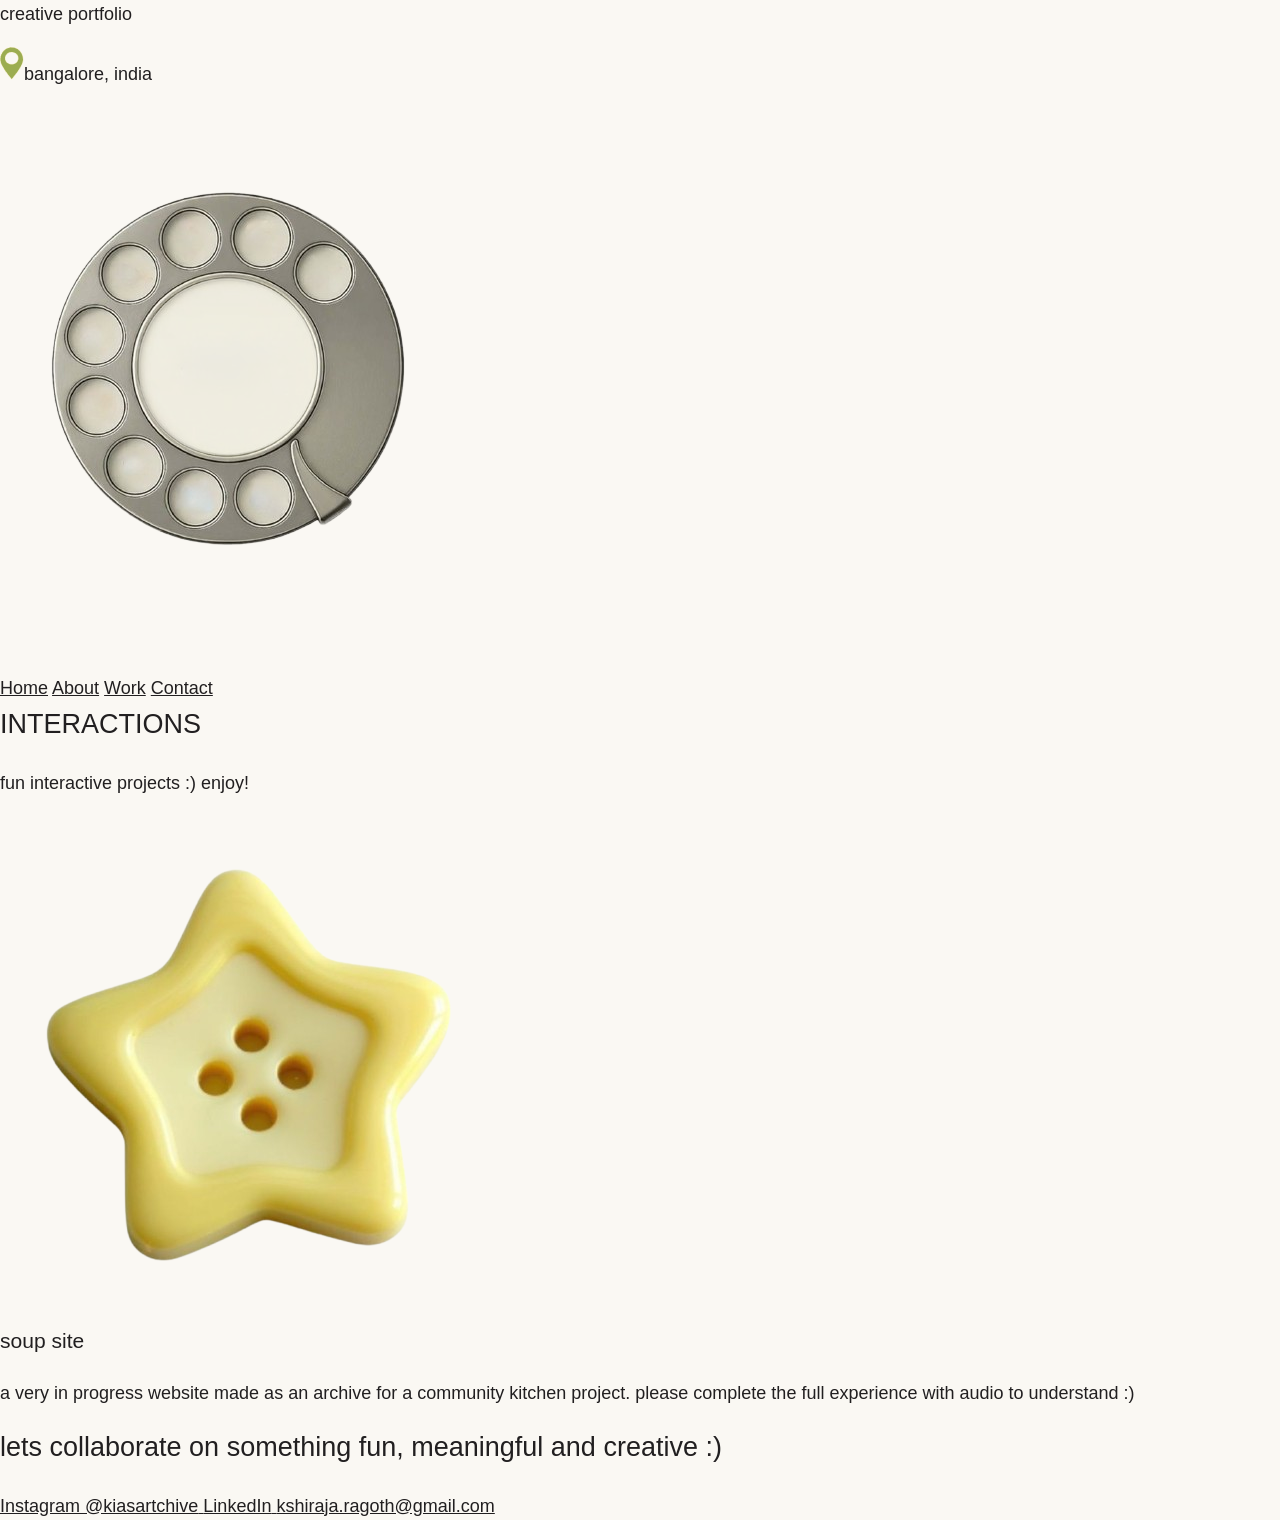
<file: interactions.html>
<!DOCTYPE html>
<html lang="en">
<head>
    <meta charset="UTF-8">
    <meta name="viewport" content="width=device-width, initial-scale=1.0">
    <title>Kshiraja | Interactions</title>
    <link rel="preconnect" href="https://fonts.googleapis.com">
    <link rel="preconnect" href="https://fonts.gstatic.com" crossorigin>
    <link href="https://fonts.googleapis.com/css2?family=Afacad:wght@400;500;600;700&display=swap" rel="stylesheet">
    <link rel="preload" href="./fonts/HelloImperfectRegular.ttf" as="font" type="font/ttf" crossorigin>
    <link rel="stylesheet" href="styles.css">
</head>
<body class="interactions-page">
    <div class="page-wipe" id="page-wipe" aria-hidden="true"></div>

    <main class="interactions-page-main">
        <header class="landing-top">
            <p>creative portfolio</p>
            <p><img src="./assets/ui/location.png" alt="" aria-hidden="true">bangalore, india</p>
        </header>
        <div class="side-scroller-wrap" aria-hidden="true">
            <img src="./assets/ui/side scroller.png" alt="" class="side-scroller">
        </div>
        <div class="side-menu-overlay" aria-hidden="true">
            <a href="./index.html#landing" class="slot-label slot-link" data-nav="home">Home</a>
            <a href="./index.html#about" class="slot-label slot-link" data-nav="about">About</a>
            <a href="./works.html" class="slot-label slot-link active" data-nav="works">Work</a>
            <a href="mailto:hello@kshiraja.com" class="slot-label slot-link">Contact</a>
        </div>

        <section class="interactions-section" id="interactions">
            <div class="interactions-wipe" aria-hidden="true"></div>
            
            <header class="interactions-header reveal-interactions" style="opacity: 1; transform: translateY(0);">
                <h1 class="interactions-title">INTERACTIONS</h1>
            </header>

            <div class="interactions-content">
                <div class="interactions-description reveal-interactions" style="opacity: 1; transform: translateY(0);">
                    <p>fun interactive projects :) enjoy!</p>
                </div>

                <div class="interactions-buttons reveal-interactions" style="opacity: 1; transform: translateY(0);">
                    <div class="game-button-group">
                        <a href="https://we-are-in-a-soup.vercel.app/" target="_blank" class="asset-btn">
                            <img src="./assets/ui/button 2.png" alt="Soup Site" class="asset-btn-image">
                        </a>
                        <div class="game-description">
                            <h3>soup site</h3>
                            <p>a very in progress website made as an archive for a community kitchen project. please complete the full experience with audio to understand :)</p>
                        </div>
                    </div>
                </div>

                </div>
            </div>
        </section>

        <section class="contact-section" id="contact">
            <div class="contact-content">
                <div class="contact-header">
                    <h2 class="contact-title">lets collaborate on something fun, meaningful and creative :)</h2>
                </div>
                <div class="contact-links">
                    <a href="https://instagram.com/kiasartchive" target="_blank" class="contact-link" title="Instagram">
                        <span>Instagram @kiasartchive</span>
                    </a>
                    <a href="https://www.linkedin.com/in/kshiraja-ragothaman-50905a3a9/" target="_blank" class="contact-link" title="LinkedIn">
                        <span>LinkedIn</span>
                    </a>
                    <a href="mailto:kshiraja.ragoth@gmail.com" class="contact-link" title="Email">
                        <span>kshiraja.ragoth@gmail.com</span>
                    </a>
                </div>
            </div>
        </section>
    </main>

    <script src="https://cdn.jsdelivr.net/npm/gsap@3.12.5/dist/gsap.min.js"></script>
    <script>
        // Debug: Check if elements exist
        document.addEventListener("DOMContentLoaded", () => {
            console.log("Interactions page loaded");
            
            // Make elements visible immediately as fallback
            const revealElements = document.querySelectorAll(".reveal-interactions");
            revealElements.forEach(el => {
                el.classList.add("is-visible");
                console.log("Made element visible:", el.className);
            });
        });
    </script>
    <script src="interactions.js"></script>
</body>
</html>
</file>
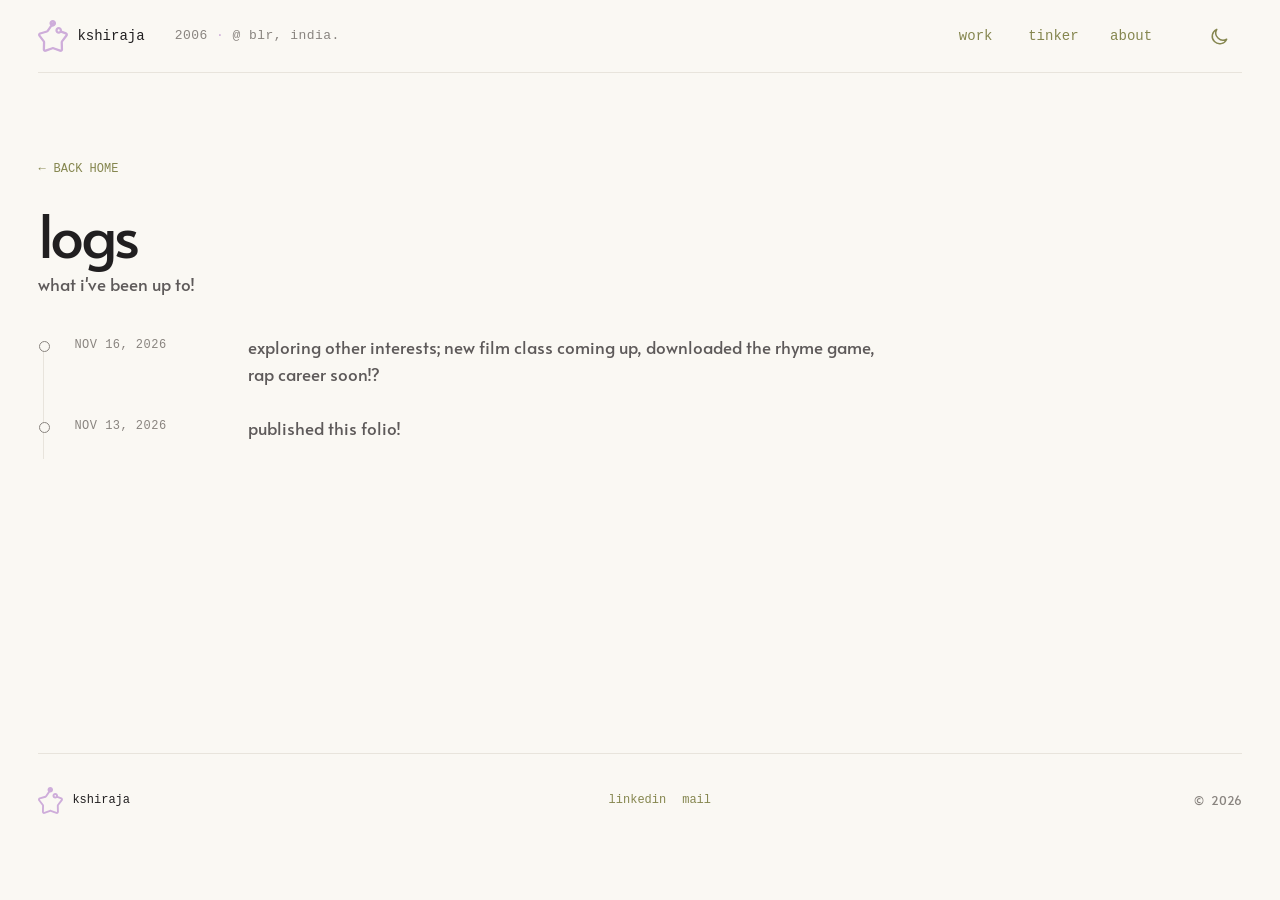
<file: logs.html>
<!doctype html>
<html lang="en" data-theme="light">
  <head>
    <meta charset="utf-8" />
    <meta name="viewport" content="width=device-width, initial-scale=1" />
    <meta name="description" content="Small updates from Kshiraja Ragothaman." />
    <meta name="theme-color" content="#faf8f3" />
    <title>logs | kshiraja ragothaman</title>
    <script>
      const savedTheme = localStorage.getItem("kshiraja-theme");
      if (savedTheme === "light" || savedTheme === "dark") {
        document.documentElement.dataset.theme = savedTheme;
      }
    </script>
    <link rel="icon" href="assets/star.svg" type="image/svg+xml" />
    <link rel="preconnect" href="https://fonts.googleapis.com" />
    <link rel="preconnect" href="https://fonts.gstatic.com" crossorigin />
    <link
      href="https://fonts.googleapis.com/css2?family=Alata&family=Cousine:wght@400;700&display=swap"
      rel="stylesheet"
    />
    <link rel="stylesheet" href="styles.css" />
    <script src="script.js" defer></script>
  </head>
  <body>
    <div class="page-loader" role="status" aria-label="Loading portfolio">
      <img class="loader-star" src="assets/star.svg" alt="" />
      <span class="loader-name">kshiraja</span>
      <span class="loader-track"><span></span></span>
    </div>
    <div class="night-sky" aria-hidden="true"></div>
    <div class="custom-cursor" aria-hidden="true"></div>
    <div class="scroll-progress" aria-hidden="true"></div>
    <div class="page-shell">
      <header class="site-header">
        <a class="wordmark" href="index.html" aria-label="Kshiraja, home">
          <img class="star-mark" src="assets/star.svg" alt="" />
          <span>kshiraja</span>
        </a>
        <p class="header-location">2006 <span>·</span> @ blr, india.</p>
        <nav class="site-nav" aria-label="Main navigation">
          <a class="nav-link" href="index.html">work</a>
          <a class="nav-link" href="tinker.html">tinker</a>
          <a class="nav-link" href="index.html#about-me">about</a>
          <span class="nav-indicator" aria-hidden="true"></span>
        </nav>
        <button class="theme-toggle" type="button" aria-label="Switch to dark mode" aria-pressed="false">
          <svg class="icon icon-moon" viewBox="0 0 24 24" aria-hidden="true">
            <path d="M20.2 15.1A8.3 8.3 0 0 1 8.9 3.8 8.6 8.6 0 1 0 20.2 15.1Z" />
          </svg>
          <svg class="icon icon-sun" viewBox="0 0 24 24" aria-hidden="true">
            <circle cx="12" cy="12" r="4" />
            <path d="M12 2v2m0 16v2M4.93 4.93l1.41 1.41m11.32 11.32 1.41 1.41M2 12h2m16 0h2M4.93 19.07l1.41-1.41M17.66 6.34l1.41-1.41" />
          </svg>
        </button>
      </header>

      <main class="logs-page" aria-labelledby="logs-title">
        <a class="logs-back" href="index.html"><span aria-hidden="true">←</span> back home</a>
        <h1 id="logs-title">logs</h1>
        <p class="logs-subtitle">what i've been up to!</p>
        <ol class="logs-timeline">
          <li>
            <time datetime="2026-11-16">nov 16, 2026</time>
            <p>exploring other interests; new film class coming up, downloaded the rhyme game, rap career soon!?</p>
          </li>
          <li>
            <time datetime="2026-11-13">nov 13, 2026</time>
            <p>published this folio!</p>
          </li>
        </ol>
      </main>

      <footer class="site-footer">
        <a class="wordmark footer-mark" href="index.html">
          <img class="star-mark" src="assets/star.svg" alt="" />
          <span>kshiraja</span>
        </a>
        <p>made with curiosity, in bengaluru. <span>© <span data-year></span></span></p>
      </footer>
    </div>
  </body>
</html>
</file>
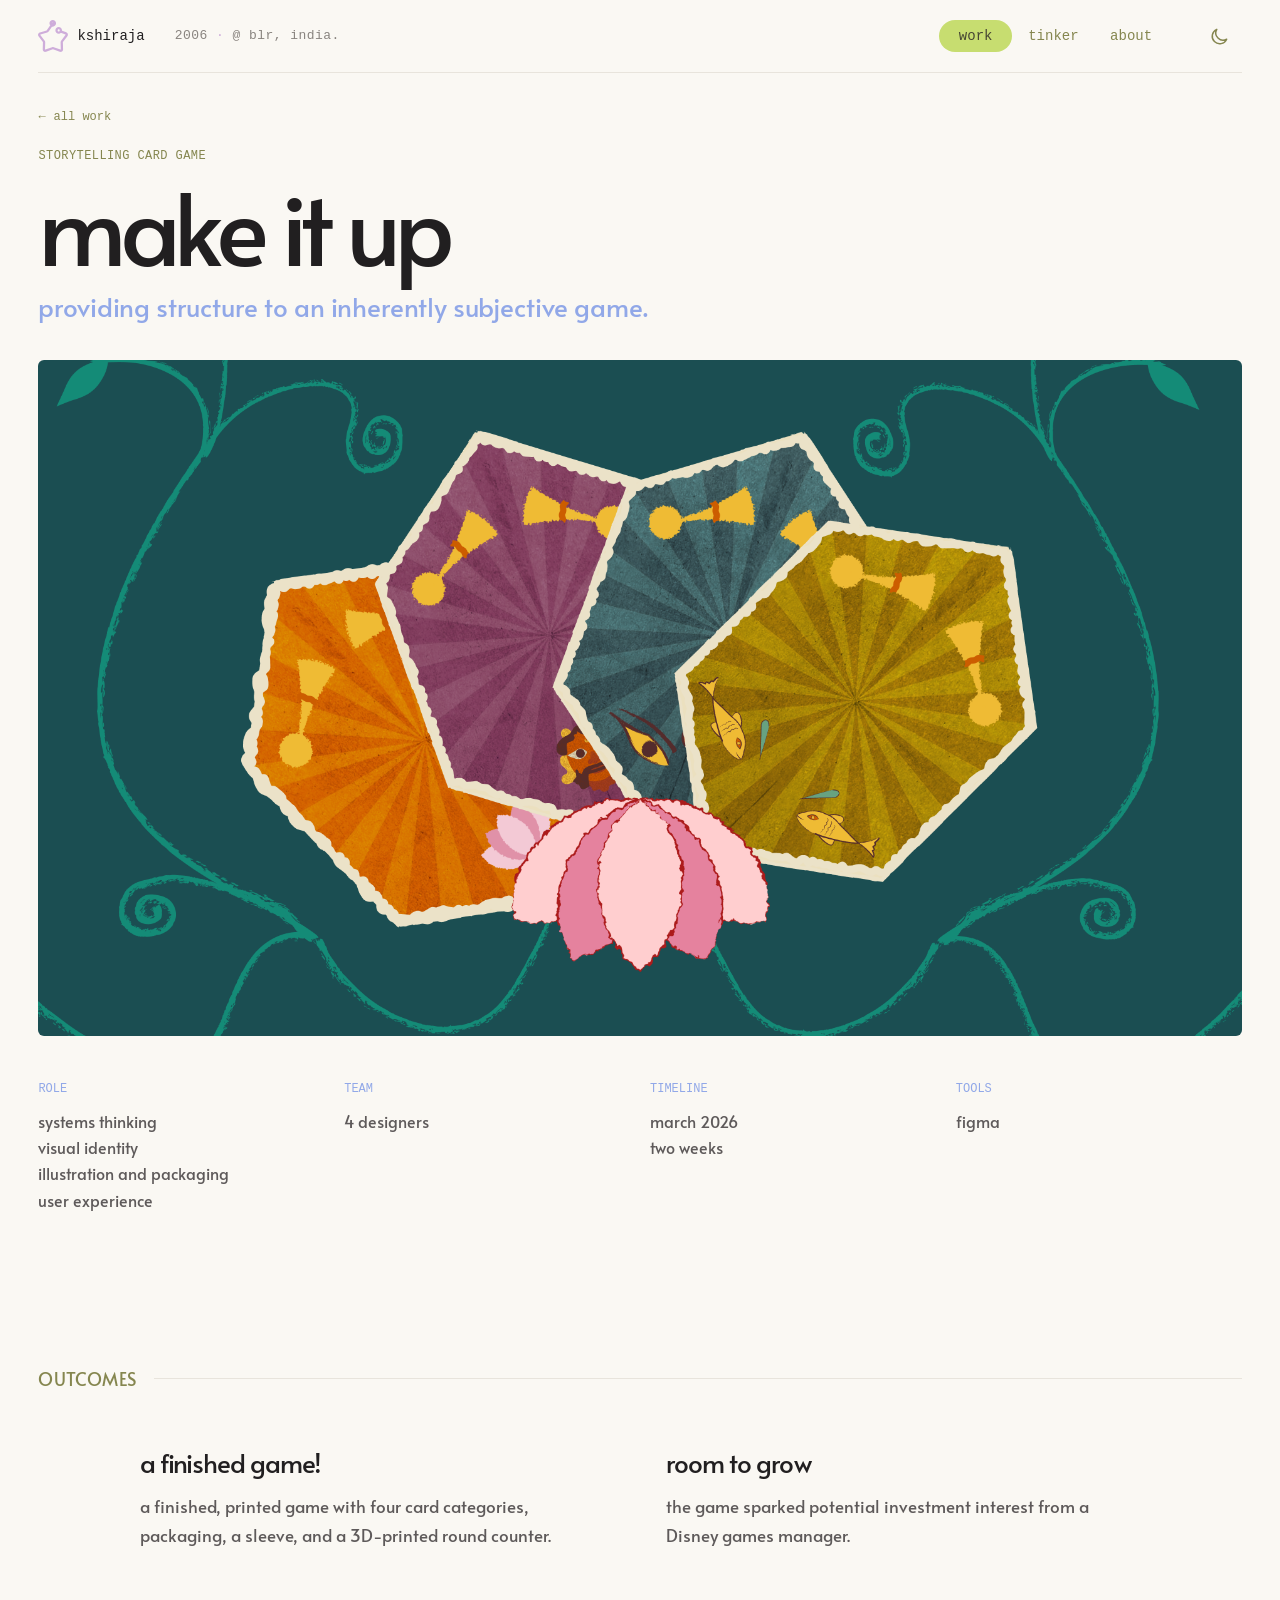
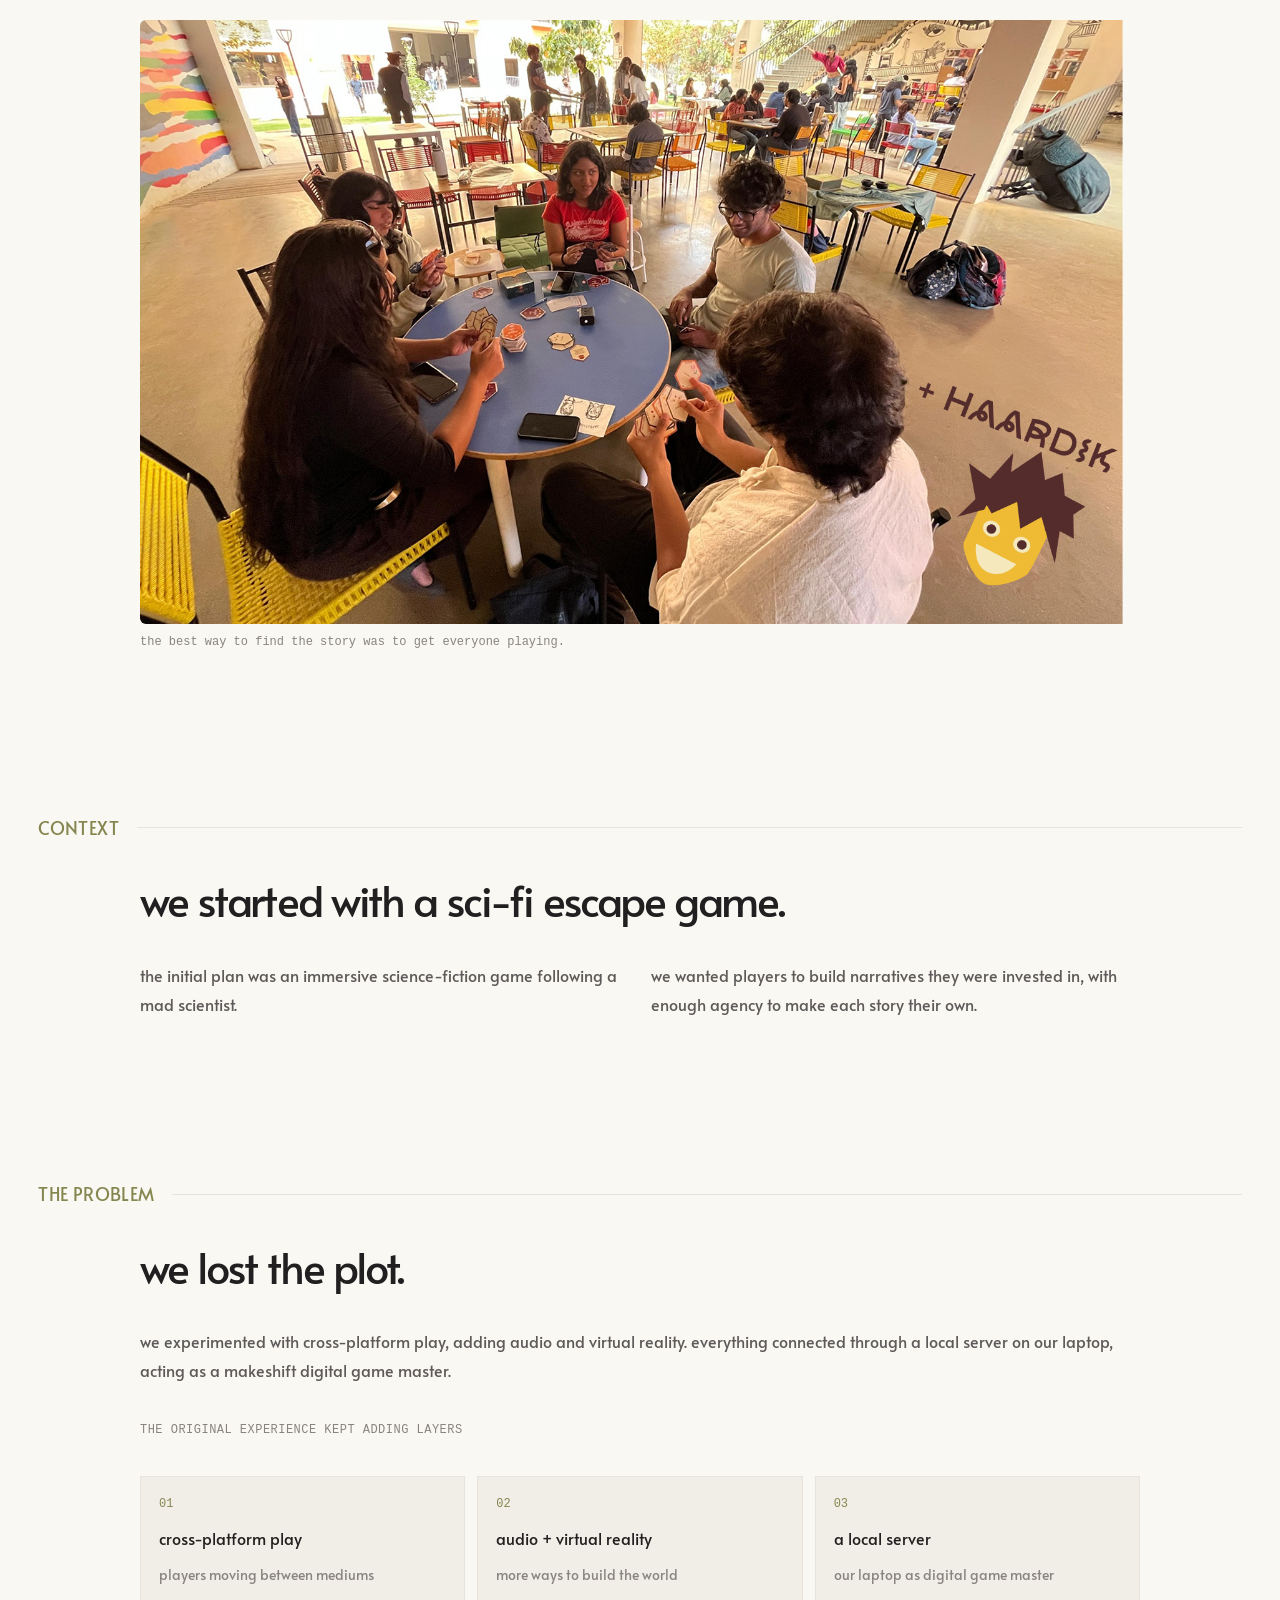
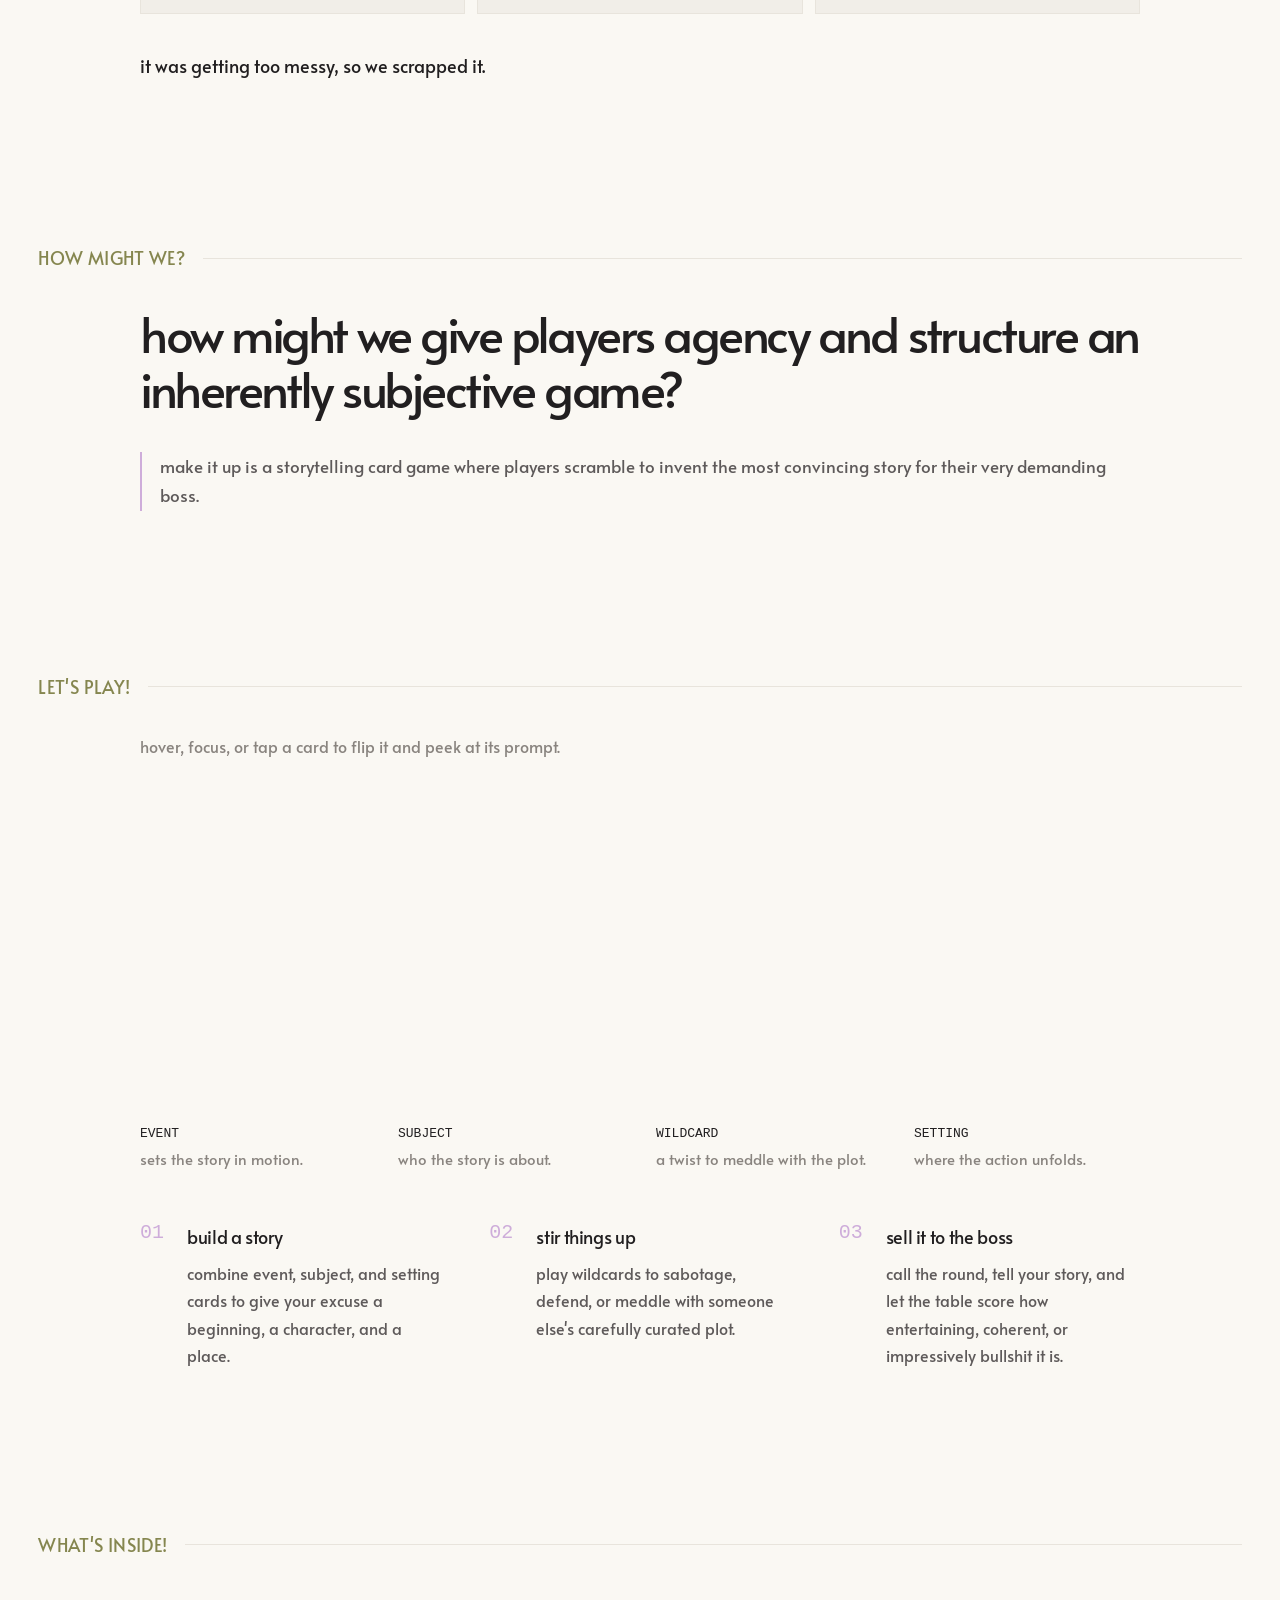
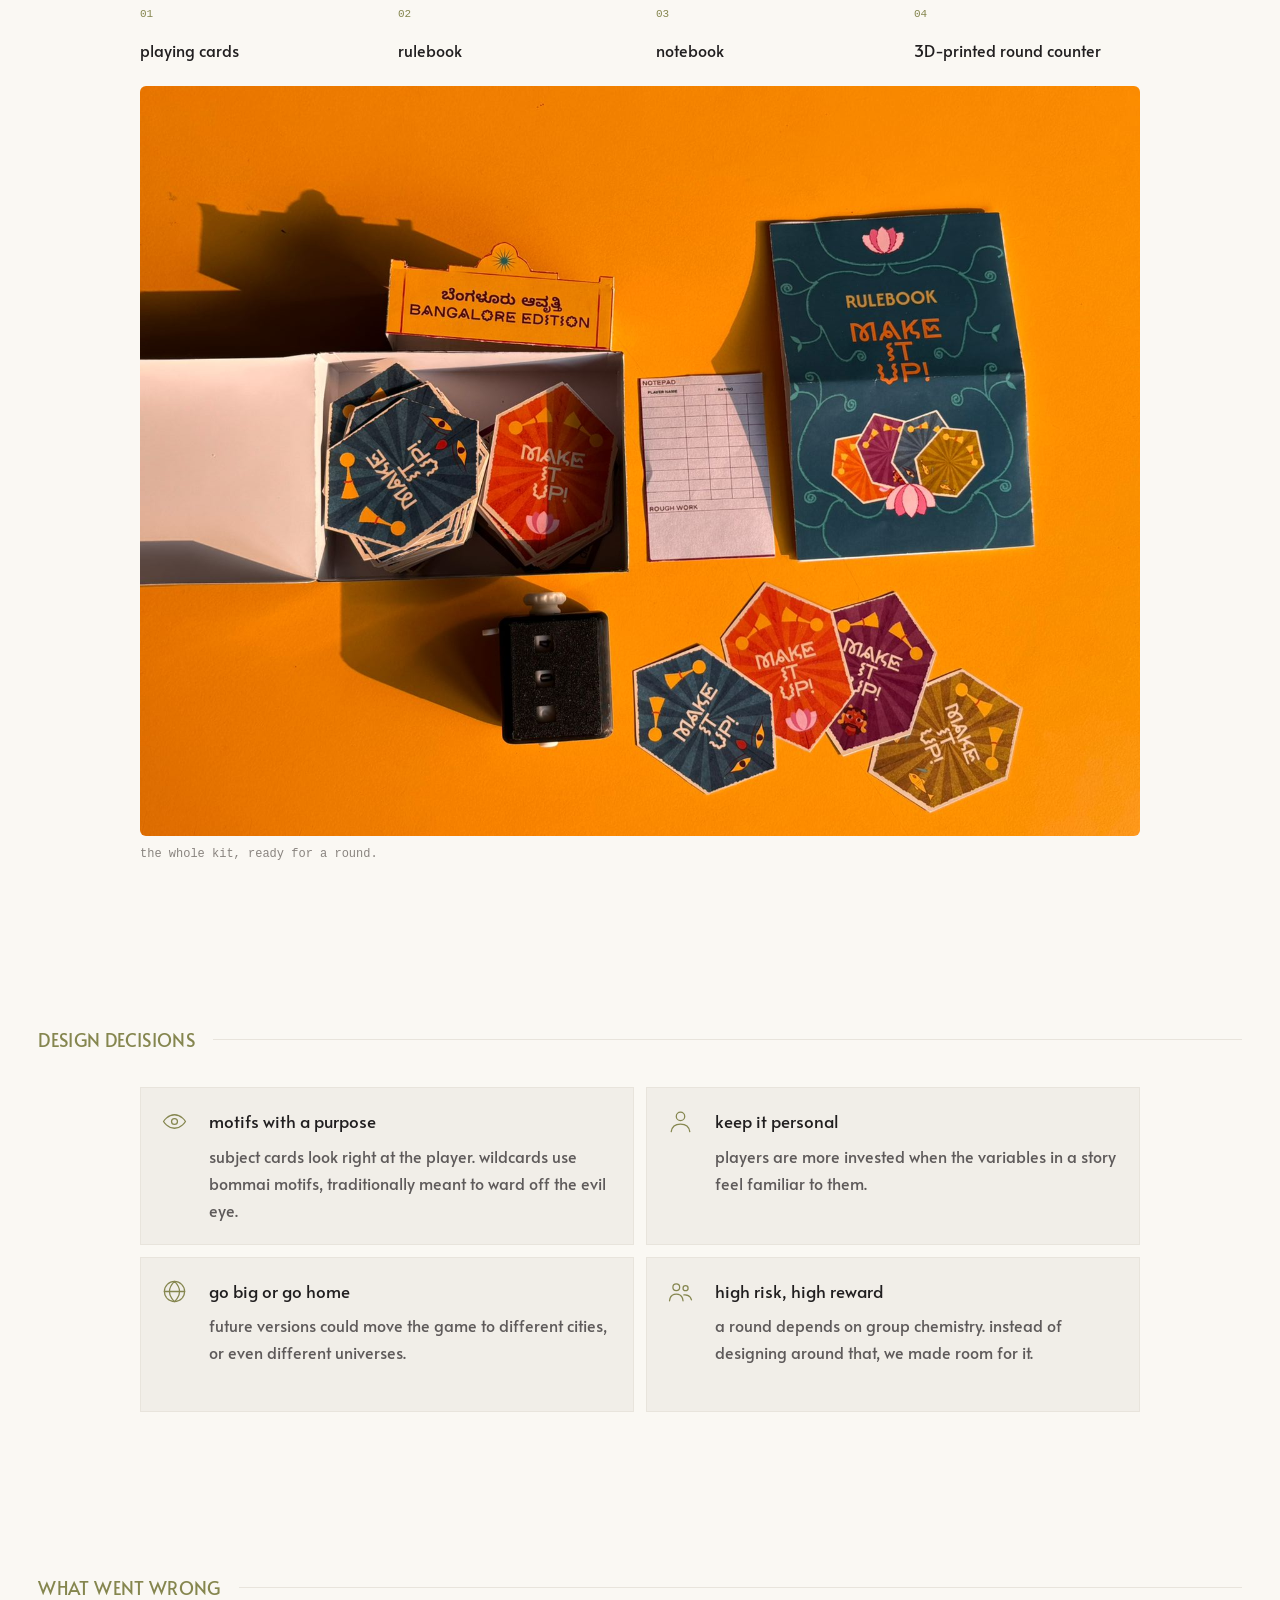
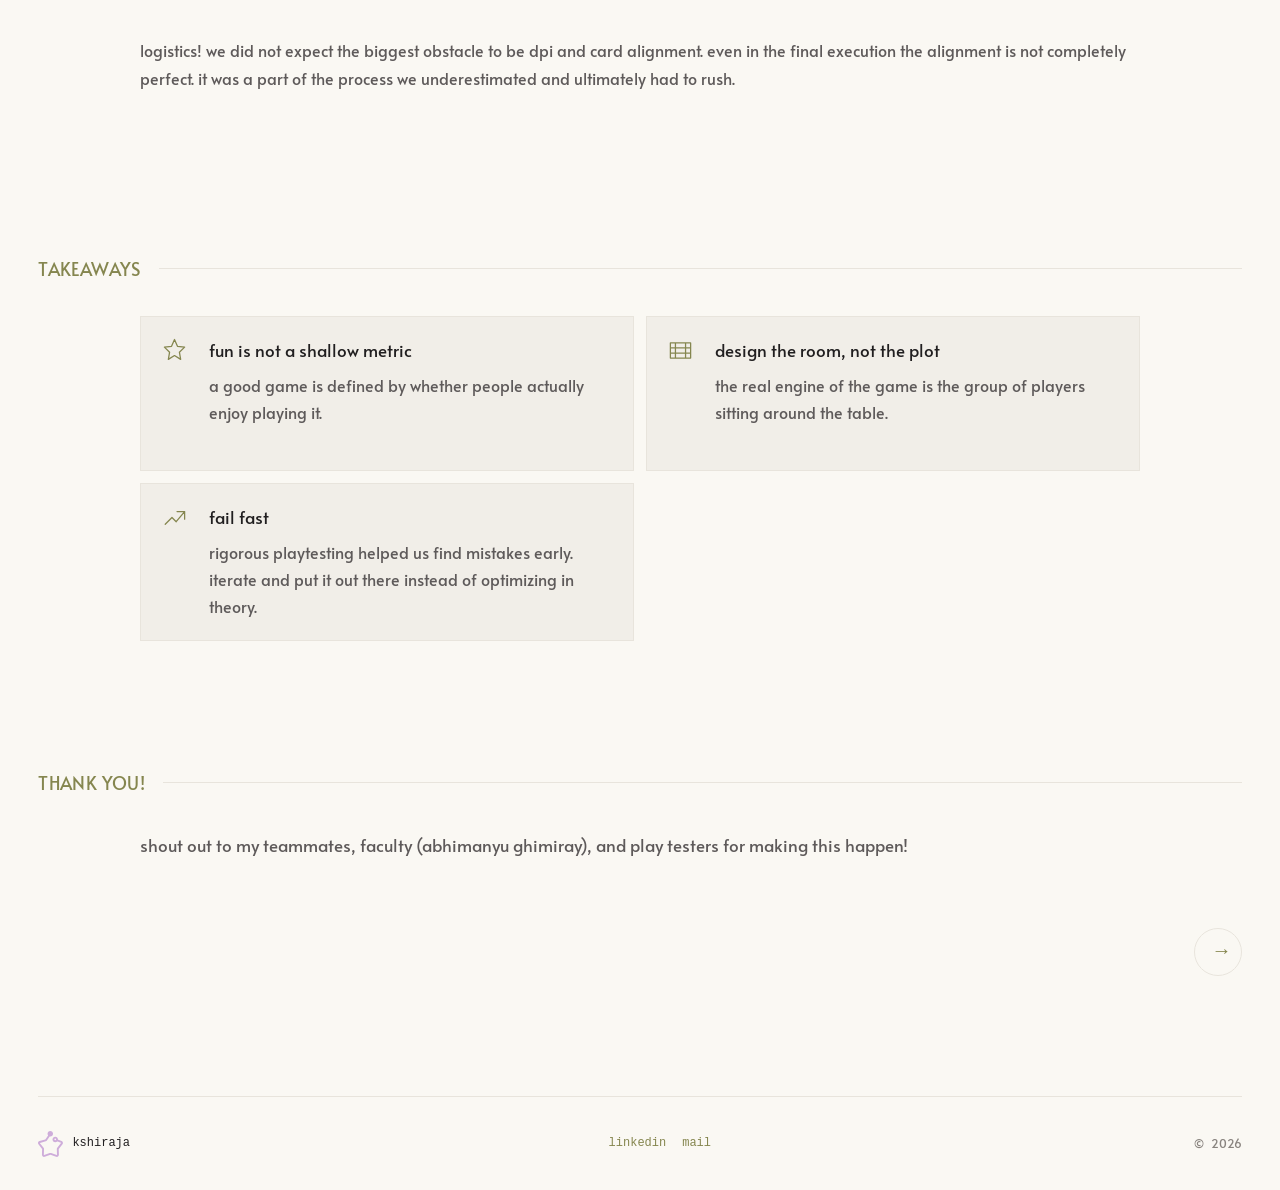
<file: make-it-up.html>
<!doctype html>
<html lang="en" data-theme="light">

<head>
  <meta charset="utf-8" />
  <meta name="viewport" content="width=device-width, initial-scale=1" />
  <meta name="description" content="Make It Up is a storytelling card game for very demanding bosses." />
  <meta name="theme-color" content="#faf8f3" />
  <title>make it up</title>
  <script>const savedTheme = localStorage.getItem("kshiraja-theme"); if (savedTheme === "light" || savedTheme === "dark") document.documentElement.dataset.theme = savedTheme;</script>
  <link rel="icon" href="assets/star.svg" type="image/svg+xml" />
  <link rel="preconnect" href="https://fonts.googleapis.com" />
  <link rel="preconnect" href="https://fonts.gstatic.com" crossorigin />
  <link href="https://fonts.googleapis.com/css2?family=Alata&family=Cousine:wght@400;700&display=swap"
    rel="stylesheet" />
  <link rel="stylesheet" href="styles.css" />
  <script src="script.js" defer></script>
</head>

<body>
  <div class="page-loader" role="status" aria-label="Loading portfolio"><img class="loader-star" src="assets/star.svg"
      alt="" /><span class="loader-name">kshiraja</span><span class="loader-track"><span></span></span></div>
  <div class="night-sky" aria-hidden="true"></div>
  <div class="custom-cursor" aria-hidden="true"></div>
  <div class="scroll-progress" aria-hidden="true"></div>
  <div class="page-shell">
    <header class="site-header">
      <a class="wordmark" href="index.html" aria-label="Kshiraja, home"><img class="star-mark" src="assets/star.svg"
          alt="" /><span>kshiraja</span></a>
      <p class="header-location">2006 <span>·</span> @ blr, india.</p>
      <nav class="site-nav" aria-label="Main navigation"><a class="nav-link is-active" href="index.html">work</a><a
          class="nav-link" href="tinker.html">tinker</a><a class="nav-link" href="index.html#about-me">about</a><span
          class="nav-indicator" aria-hidden="true"></span></nav>
      <button class="theme-toggle" type="button" aria-label="Switch to dark mode" aria-pressed="false"><svg
          class="icon icon-moon" viewBox="0 0 24 24" aria-hidden="true">
          <path d="M20.2 15.1A8.3 8.3 0 0 1 8.9 3.8 8.6 8.6 0 1 0 20.2 15.1Z" />
        </svg><svg class="icon icon-sun" viewBox="0 0 24 24" aria-hidden="true">
          <circle cx="12" cy="12" r="4" />
          <path
            d="M12 2v2m0 16v2M4.93 4.93l1.41 1.41m11.32 11.32 1.41 1.41M2 12h2m16 0h2M4.93 19.07l1.41-1.41M17.66 6.34l1.41-1.41" />
        </svg></button>
    </header>
    <main class="case-study case-study--make-it-up">
      <header class="case-hero reveal">
        <a class="case-back-link" href="index.html#work"><span aria-hidden="true">←</span> all work</a>
        <p class="eyebrow">storytelling card game</p>
        <h1>make it up</h1>
        <p class="case-subtitle">providing structure to an inherently subjective game.</p>
        <figure class="make-it-up-hero-image">
          <img
            src="assets/make-it-up/hero.png"
            alt="Friends play Make It Up around a table, building stories with illustrated cards."
            fetchpriority="high"
            decoding="async"
          />
        </figure>
        <dl class="case-meta-grid">
          <div>
            <dt>role</dt>
            <dd>systems thinking<br />visual identity<br />illustration and packaging<br />user experience</dd>
          </div>
          <div>
            <dt>team</dt>
            <dd>4 designers</dd>
          </div>
          <div>
            <dt>timeline</dt>
            <dd>march 2026<br />two weeks</dd>
          </div>
          <div>
            <dt>tools</dt>
            <dd>figma</dd>
          </div>
        </dl>
      </header>

      <section class="make-it-up-section make-it-up-outcomes reveal" aria-labelledby="make-it-up-outcomes-title">
        <div class="make-it-up-section-heading">
          <h2 id="make-it-up-outcomes-title">outcomes</h2>
          <span aria-hidden="true"></span>
        </div>
        <div class="make-it-up-outcome-points">
          <article>
            <h3>a finished game!</h3>
            <p>a finished, printed game with four card categories, packaging, a sleeve, and a 3D-printed round counter.</p>
          </article>
          <article>
            <h3>room to grow</h3>
            <p>the game sparked potential investment interest from a Disney games manager.</p>
          </article>
        </div>
        <figure class="make-it-up-image">
          <img
            src="assets/make-it-up/outcomes.png"
            alt="Playtesters gathered around a table, trying the Make It Up card game."
            loading="lazy"
            decoding="async"
          />
          <figcaption>the best way to find the story was to get everyone playing.</figcaption>
        </figure>
      </section>

      <section class="make-it-up-section make-it-up-context reveal" aria-labelledby="make-it-up-context-title">
        <div class="make-it-up-section-heading">
          <h2 id="make-it-up-context-title">context</h2>
          <span aria-hidden="true"></span>
        </div>
        <h3 class="make-it-up-section-lede">we started with a sci-fi escape game.</h3>
        <div class="make-it-up-prose">
          <p>the initial plan was an immersive science-fiction game following a mad scientist.</p>
          <p>we wanted players to build narratives they were invested in, with enough agency to make each story their own.</p>
        </div>
      </section>

      <section class="make-it-up-section make-it-up-problem reveal" aria-labelledby="make-it-up-problem-title">
        <div class="make-it-up-section-heading">
          <h2 id="make-it-up-problem-title">the problem</h2>
          <span aria-hidden="true"></span>
        </div>
        <h3 class="make-it-up-section-lede">we lost the plot.</h3>
        <p class="make-it-up-problem-copy">
          we experimented with cross-platform play, adding audio and virtual reality. everything connected through a local server on our laptop, acting as a makeshift digital game master.
        </p>
        <h4 class="make-it-up-flow-title">the original experience kept adding layers</h4>
        <ol class="make-it-up-problem-flow">
          <li><span>01</span><strong>cross-platform play</strong><small>players moving between mediums</small></li>
          <li><span>02</span><strong>audio + virtual reality</strong><small>more ways to build the world</small></li>
          <li><span>03</span><strong>a local server</strong><small>our laptop as digital game master</small></li>
        </ol>
        <p class="make-it-up-problem-close">it was getting too messy, so we scrapped it.</p>
      </section>

      <section class="make-it-up-section make-it-up-question reveal" aria-labelledby="make-it-up-question-title">
        <div class="make-it-up-section-heading">
          <h2 id="make-it-up-question-title">how might we?</h2>
          <span aria-hidden="true"></span>
        </div>
        <h3 class="make-it-up-question-text">how might we give players agency and structure an inherently subjective game?</h3>
        <p class="make-it-up-answer">
          make it up is a storytelling card game where players scramble to invent the most convincing story for their very demanding boss.
        </p>
      </section>

      <section class="make-it-up-section make-it-up-play reveal" aria-labelledby="make-it-up-play-title">
        <div class="make-it-up-section-heading">
          <h2 id="make-it-up-play-title">let's play!</h2>
          <span aria-hidden="true"></span>
        </div>
        <p class="make-it-up-section-intro">hover, focus, or tap a card to flip it and peek at its prompt.</p>
        <div class="make-it-up-deck">
          <div class="playing-card-item">
            <button class="playing-card" type="button" aria-pressed="false" aria-label="Event card. Activate to flip and reveal its prompt.">
              <span class="playing-card__inner">
                <span class="playing-card__face playing-card__back"><img src="assets/make-it-up/back 1.png" alt="" loading="lazy" decoding="async" /></span>
                <span class="playing-card__face playing-card__front"><img src="assets/make-it-up/front 1.webp" alt="" loading="lazy" decoding="async" /></span>
              </span>
            </button>
            <p class="playing-card-label">event</p>
            <p class="playing-card-description">sets the story in motion.</p>
          </div>
          <div class="playing-card-item">
            <button class="playing-card" type="button" aria-pressed="false" aria-label="Subject card. Activate to flip and reveal its prompt.">
              <span class="playing-card__inner">
                <span class="playing-card__face playing-card__back"><img src="assets/make-it-up/back 2.png" alt="" loading="lazy" decoding="async" /></span>
                <span class="playing-card__face playing-card__front"><img src="assets/make-it-up/front 2.png" alt="" loading="lazy" decoding="async" /></span>
              </span>
            </button>
            <p class="playing-card-label">subject</p>
            <p class="playing-card-description">who the story is about.</p>
          </div>
          <div class="playing-card-item">
            <button class="playing-card" type="button" aria-pressed="false" aria-label="Wildcard card. Activate to flip and reveal its prompt.">
              <span class="playing-card__inner">
                <span class="playing-card__face playing-card__back"><img src="assets/make-it-up/back 3.webp" alt="" loading="lazy" decoding="async" /></span>
                <span class="playing-card__face playing-card__front"><img src="assets/make-it-up/front 3.png" alt="" loading="lazy" decoding="async" /></span>
              </span>
            </button>
            <p class="playing-card-label">wildcard</p>
            <p class="playing-card-description">a twist to meddle with the plot.</p>
          </div>
          <div class="playing-card-item">
            <button class="playing-card" type="button" aria-pressed="false" aria-label="Setting card. Activate to flip and reveal its prompt.">
              <span class="playing-card__inner">
                <span class="playing-card__face playing-card__back"><img src="assets/make-it-up/back 4.png" alt="" loading="lazy" decoding="async" /></span>
                <span class="playing-card__face playing-card__front"><img src="assets/make-it-up/front 4.png" alt="" loading="lazy" decoding="async" /></span>
              </span>
            </button>
            <p class="playing-card-label">setting</p>
            <p class="playing-card-description">where the action unfolds.</p>
          </div>
        </div>
        <div class="make-it-up-how-to-play">
          <article>
            <span aria-hidden="true">01</span>
            <div><h3>build a story</h3><p>combine event, subject, and setting cards to give your excuse a beginning, a character, and a place.</p></div>
          </article>
          <article>
            <span aria-hidden="true">02</span>
            <div><h3>stir things up</h3><p>play wildcards to sabotage, defend, or meddle with someone else's carefully curated plot.</p></div>
          </article>
          <article>
            <span aria-hidden="true">03</span>
            <div><h3>sell it to the boss</h3><p>call the round, tell your story, and let the table score how entertaining, coherent, or impressively bullshit it is.</p></div>
          </article>
        </div>
      </section>

      <section class="make-it-up-section make-it-up-inside reveal" aria-labelledby="make-it-up-inside-title">
        <div class="make-it-up-section-heading">
          <h2 id="make-it-up-inside-title">what's inside!</h2>
          <span aria-hidden="true"></span>
        </div>
        <div class="make-it-up-inside-layout">
          <ul class="make-it-up-inside-list">
            <li><span>01</span>playing cards</li>
            <li><span>02</span>rulebook</li>
            <li><span>03</span>notebook</li>
            <li><span>04</span>3D-printed round counter</li>
          </ul>
          <figure class="make-it-up-image">
            <img
              src="assets/make-it-up/inside.jpg"
              alt="The Make It Up box contents: playing cards, rulebook, notebook, and 3D-printed round counter."
              loading="lazy"
              decoding="async"
            />
            <figcaption>the whole kit, ready for a round.</figcaption>
          </figure>
        </div>
      </section>

      <section class="make-it-up-section make-it-up-decisions reveal" aria-labelledby="make-it-up-decisions-title">
        <div class="make-it-up-section-heading">
          <h2 id="make-it-up-decisions-title">design decisions</h2>
          <span aria-hidden="true"></span>
        </div>
        <div class="make-it-up-decision-grid">
          <article>
            <svg viewBox="0 0 32 32" aria-hidden="true" focusable="false"><path d="M3 16s4.7-8 13-8 13 8 13 8-4.7 8-13 8S3 16 3 16Z"/><circle cx="16" cy="16" r="3.5"/></svg>
            <div><h3>motifs with a purpose</h3><p>subject cards look right at the player. wildcards use bommai motifs, traditionally meant to ward off the evil eye.</p></div>
          </article>
          <article>
            <svg viewBox="0 0 32 32" aria-hidden="true" focusable="false"><circle cx="16" cy="10" r="5"/><path d="M5 28c.8-6 4.5-9 11-9s10.2 3 11 9"/></svg>
            <div><h3>keep it personal</h3><p>players are more invested when the variables in a story feel familiar to them.</p></div>
          </article>
          <article>
            <svg viewBox="0 0 32 32" aria-hidden="true" focusable="false"><circle cx="16" cy="16" r="12"/><path d="M4 16h24M16 4c4 4 6 8 6 12s-2 8-6 12c-4-4-6-8-6-12s2-8 6-12Z"/></svg>
            <div><h3>go big or go home</h3><p>future versions could move the game to different cities, or even different universes.</p></div>
          </article>
          <article>
            <svg viewBox="0 0 32 32" aria-hidden="true" focusable="false"><circle cx="11" cy="11" r="4"/><circle cx="22" cy="12" r="3"/><path d="M3 27c.5-5 3.2-8 8-8s7.5 3 8 8m1-7c5-.5 8 2 9 6"/></svg>
            <div><h3>high risk, high reward</h3><p>a round depends on group chemistry. instead of designing around that, we made room for it.</p></div>
          </article>
        </div>
      </section>

      <section class="make-it-up-section make-it-up-wrong reveal" aria-labelledby="make-it-up-wrong-title">
        <div class="make-it-up-section-heading">
          <h2 id="make-it-up-wrong-title">what went wrong</h2>
          <span aria-hidden="true"></span>
        </div>
        <p>logistics! we did not expect the biggest obstacle to be dpi and card alignment. even in the final execution the alignment is not completely perfect. it was a part of the process we underestimated and ultimately had to rush.</p>
      </section>

      <section class="make-it-up-section make-it-up-takeaways reveal" aria-labelledby="make-it-up-takeaways-title">
        <div class="make-it-up-section-heading">
          <h2 id="make-it-up-takeaways-title">takeaways</h2>
          <span aria-hidden="true"></span>
        </div>
        <div class="make-it-up-takeaway-grid">
          <article>
            <svg viewBox="0 0 32 32" aria-hidden="true" focusable="false"><path d="M16 3 19.5 11 28 12l-6.2 6 1.5 8.5L16 22l-7.3 4.5L10.2 18 4 12l8.5-1Z"/></svg>
            <div><h3>fun is not a shallow metric</h3><p>a good game is defined by whether people actually enjoy playing it.</p></div>
          </article>
          <article>
            <svg viewBox="0 0 32 32" aria-hidden="true" focusable="false"><path d="M4 7h24v18H4zM10 7v18m12-18v18M4 13h24m-24 6h24"/></svg>
            <div><h3>design the room, not the plot</h3><p>the real engine of the game is the group of players sitting around the table.</p></div>
          </article>
          <article>
            <svg viewBox="0 0 32 32" aria-hidden="true" focusable="false"><path d="M5 24 13 16l5 5L28 9M19 9h9v9"/></svg>
            <div><h3>fail fast</h3><p>rigorous playtesting helped us find mistakes early. iterate and put it out there instead of optimizing in theory.</p></div>
          </article>
        </div>
      </section>

      <section class="make-it-up-section make-it-up-thank-you reveal" aria-labelledby="make-it-up-thank-you-title">
        <div class="make-it-up-section-heading">
          <h2 id="make-it-up-thank-you-title">thank you!</h2>
          <span aria-hidden="true"></span>
        </div>
        <p>shout out to my teammates, faculty (abhimanyu ghimiray), and play testers for making this happen!</p>
      </section>
      <a class="case-cta case-next-link" href="rejection-robot.html" aria-label="Next case study: Byebot">
        <span class="case-next-link__label" aria-hidden="true">next case study</span>
        <span class="case-next-link__arrow" aria-hidden="true">→</span>
      </a>
    </main>
    <footer class="site-footer"><a class="wordmark footer-mark" href="index.html"><img class="star-mark"
          src="assets/star.svg" alt="" /><span>kshiraja</span></a>
      <p>made with curiosity, in bengaluru. <span>© <span data-year></span></span></p>
    </footer>
  </div>
</body>

</html>
</file>
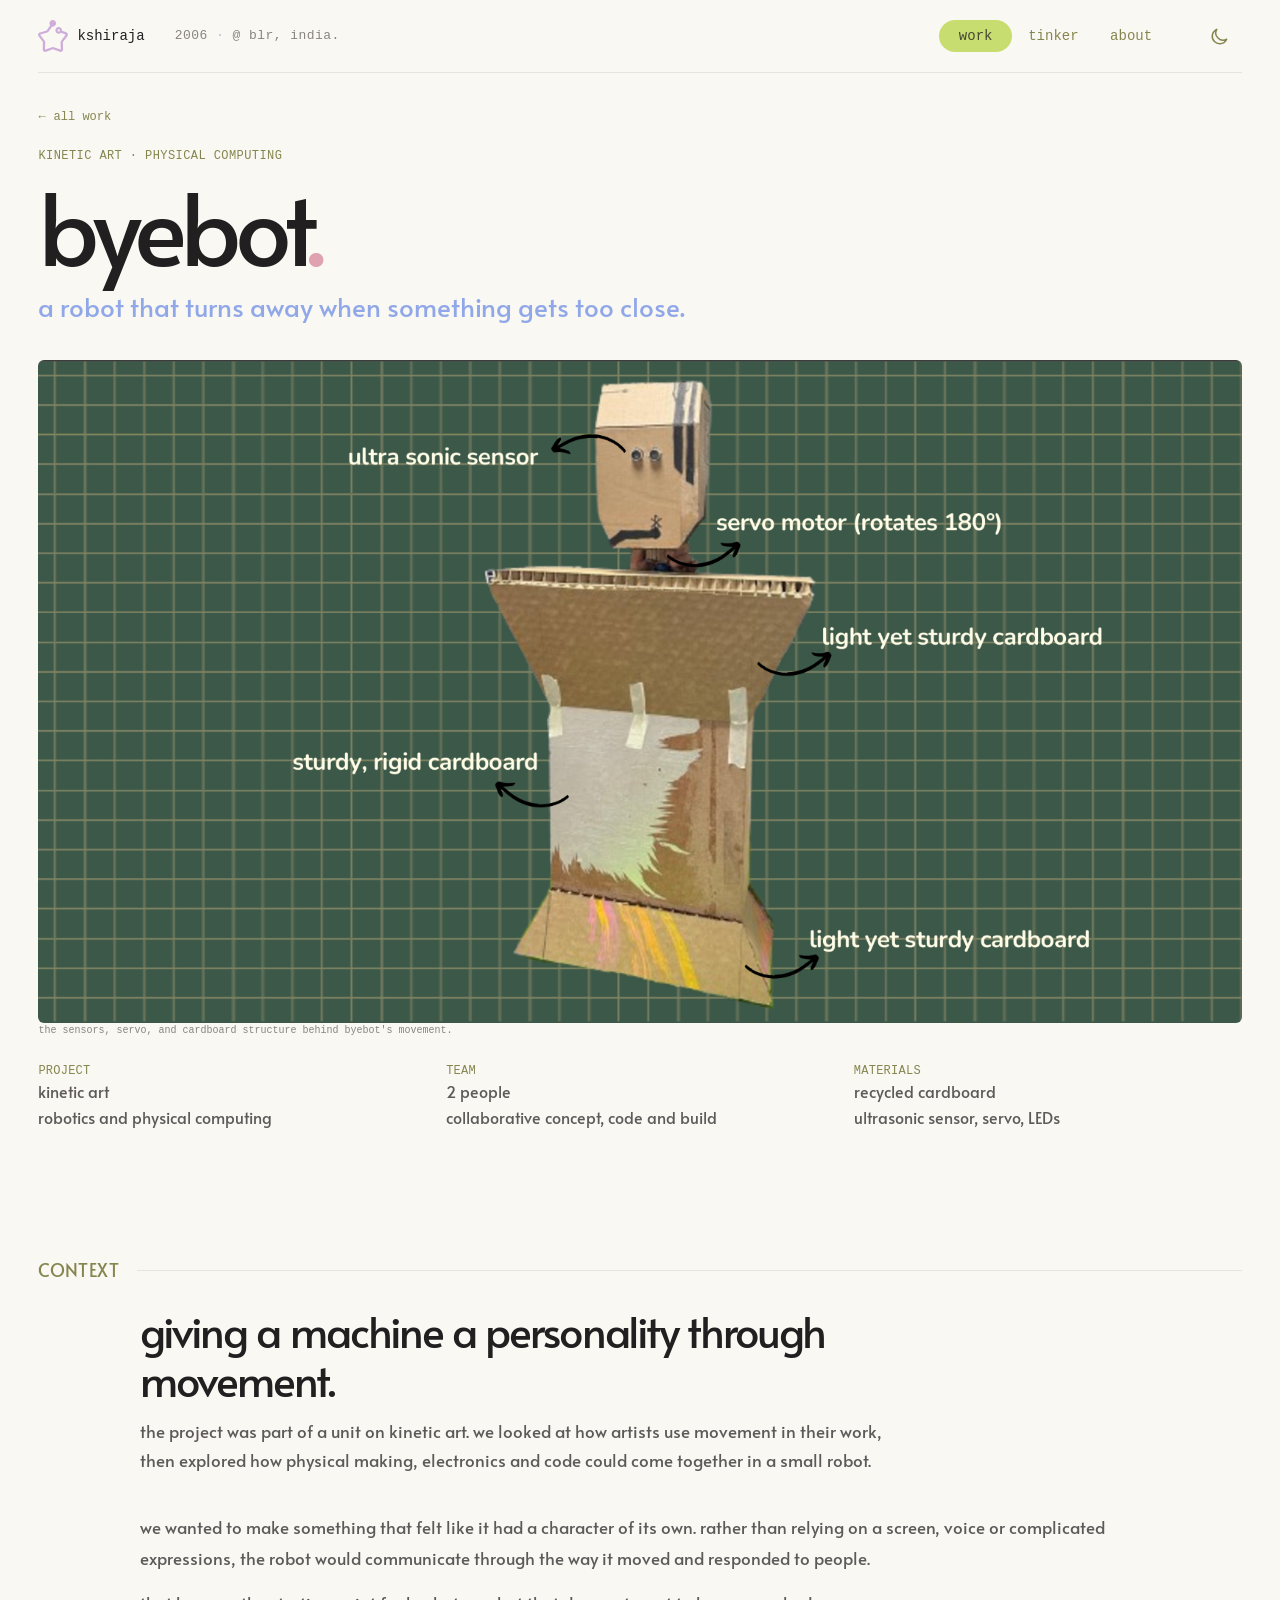
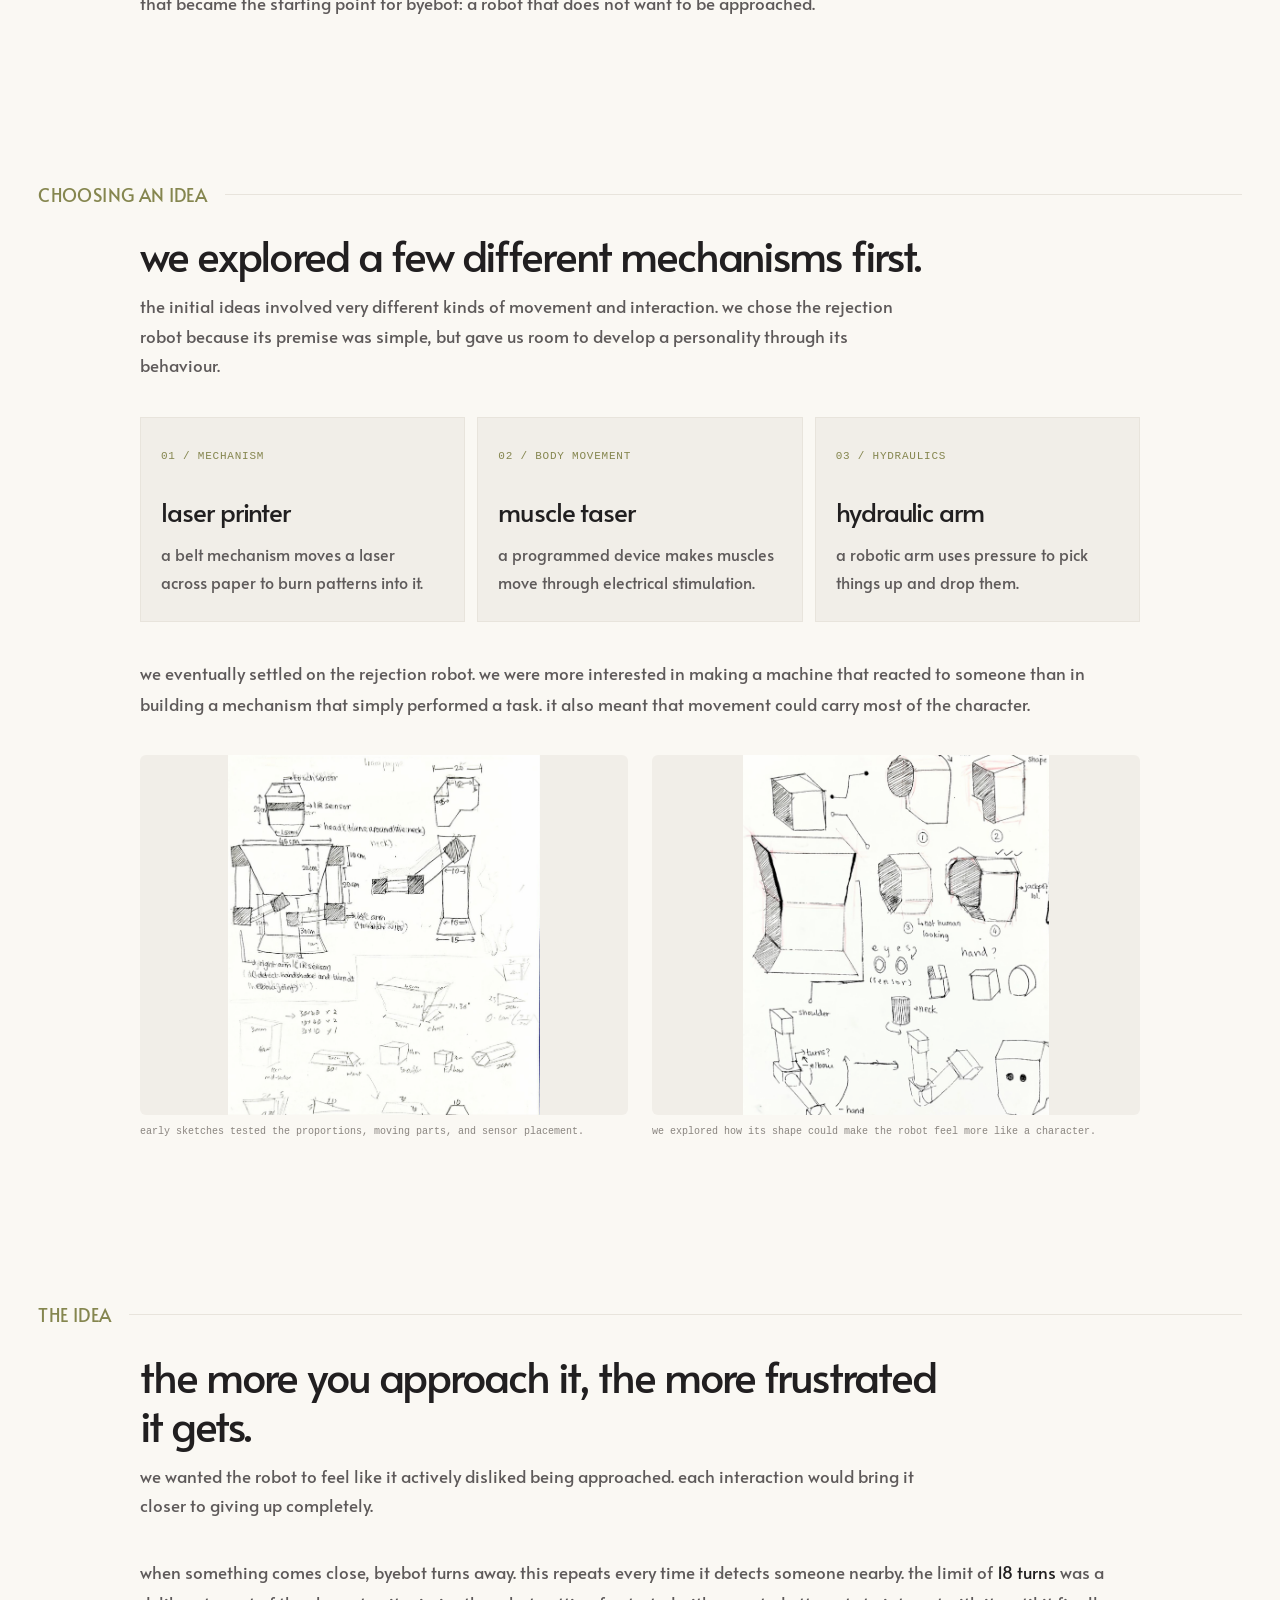
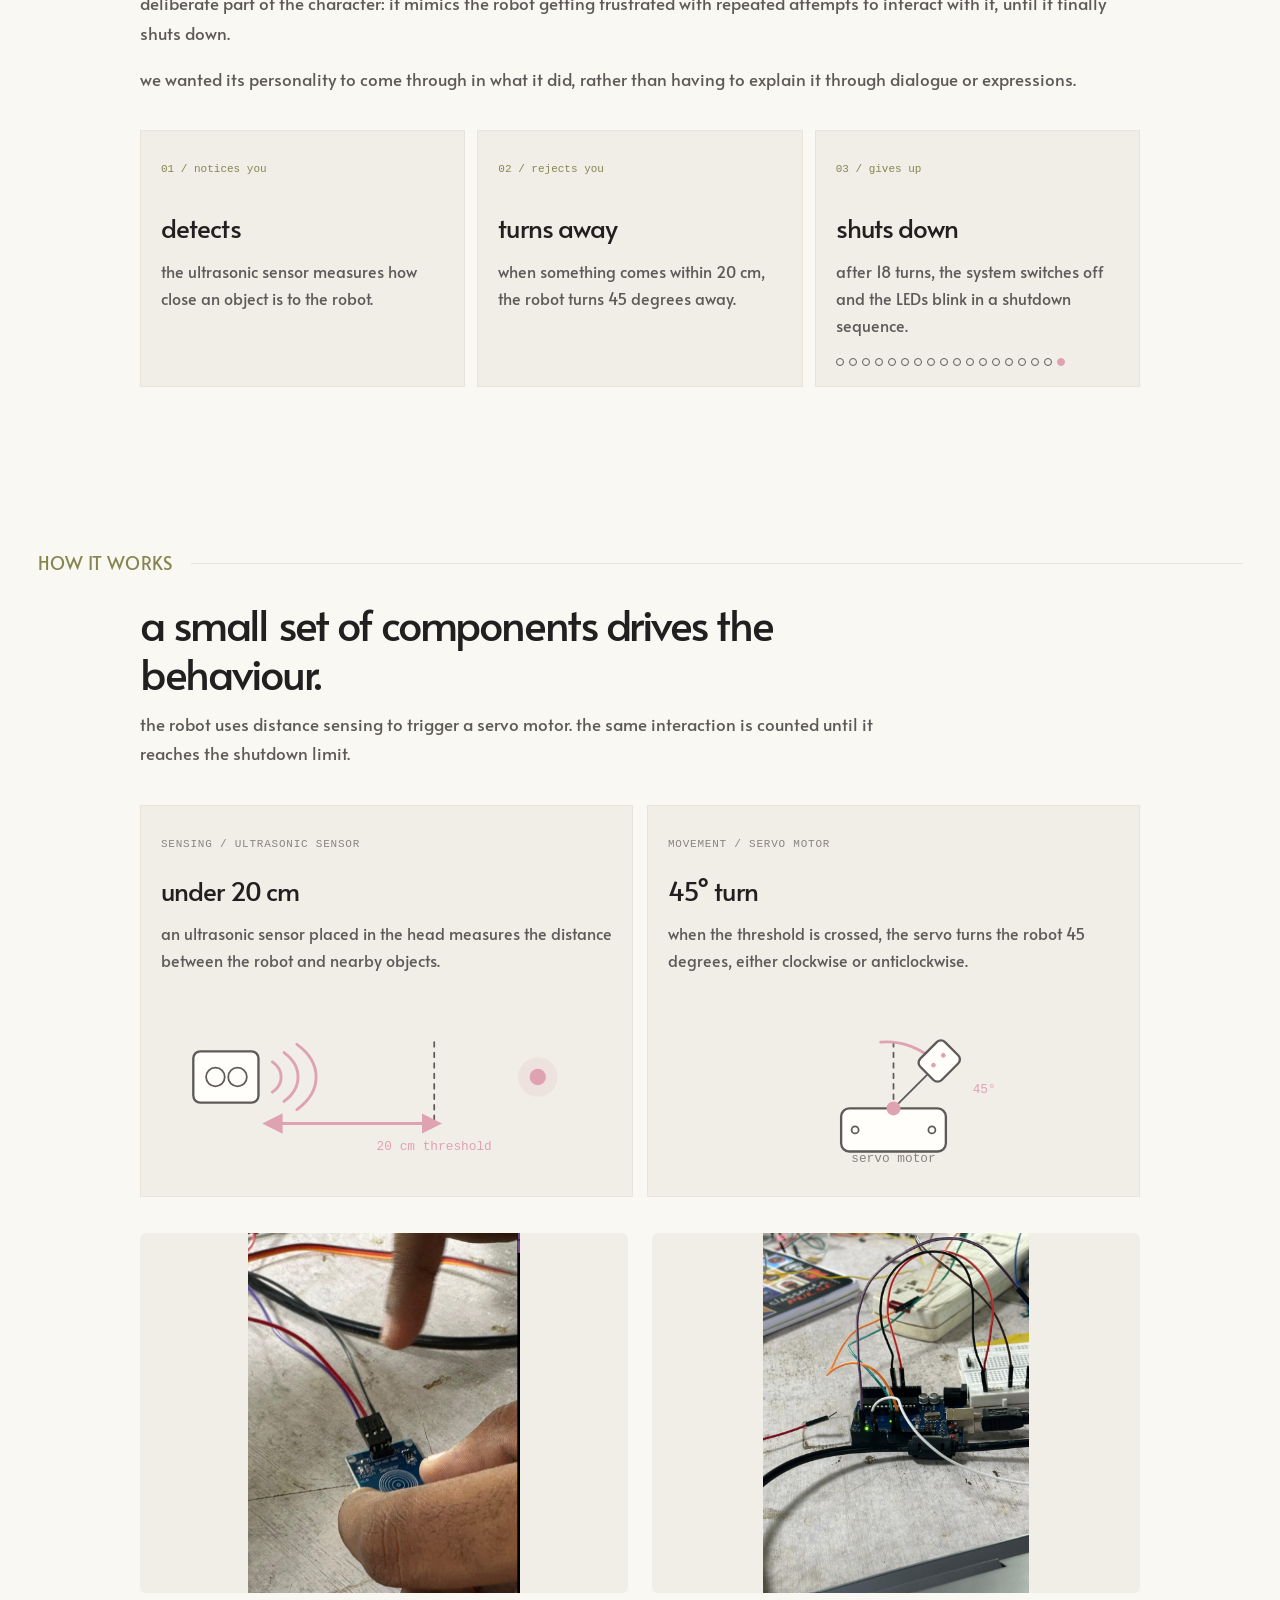
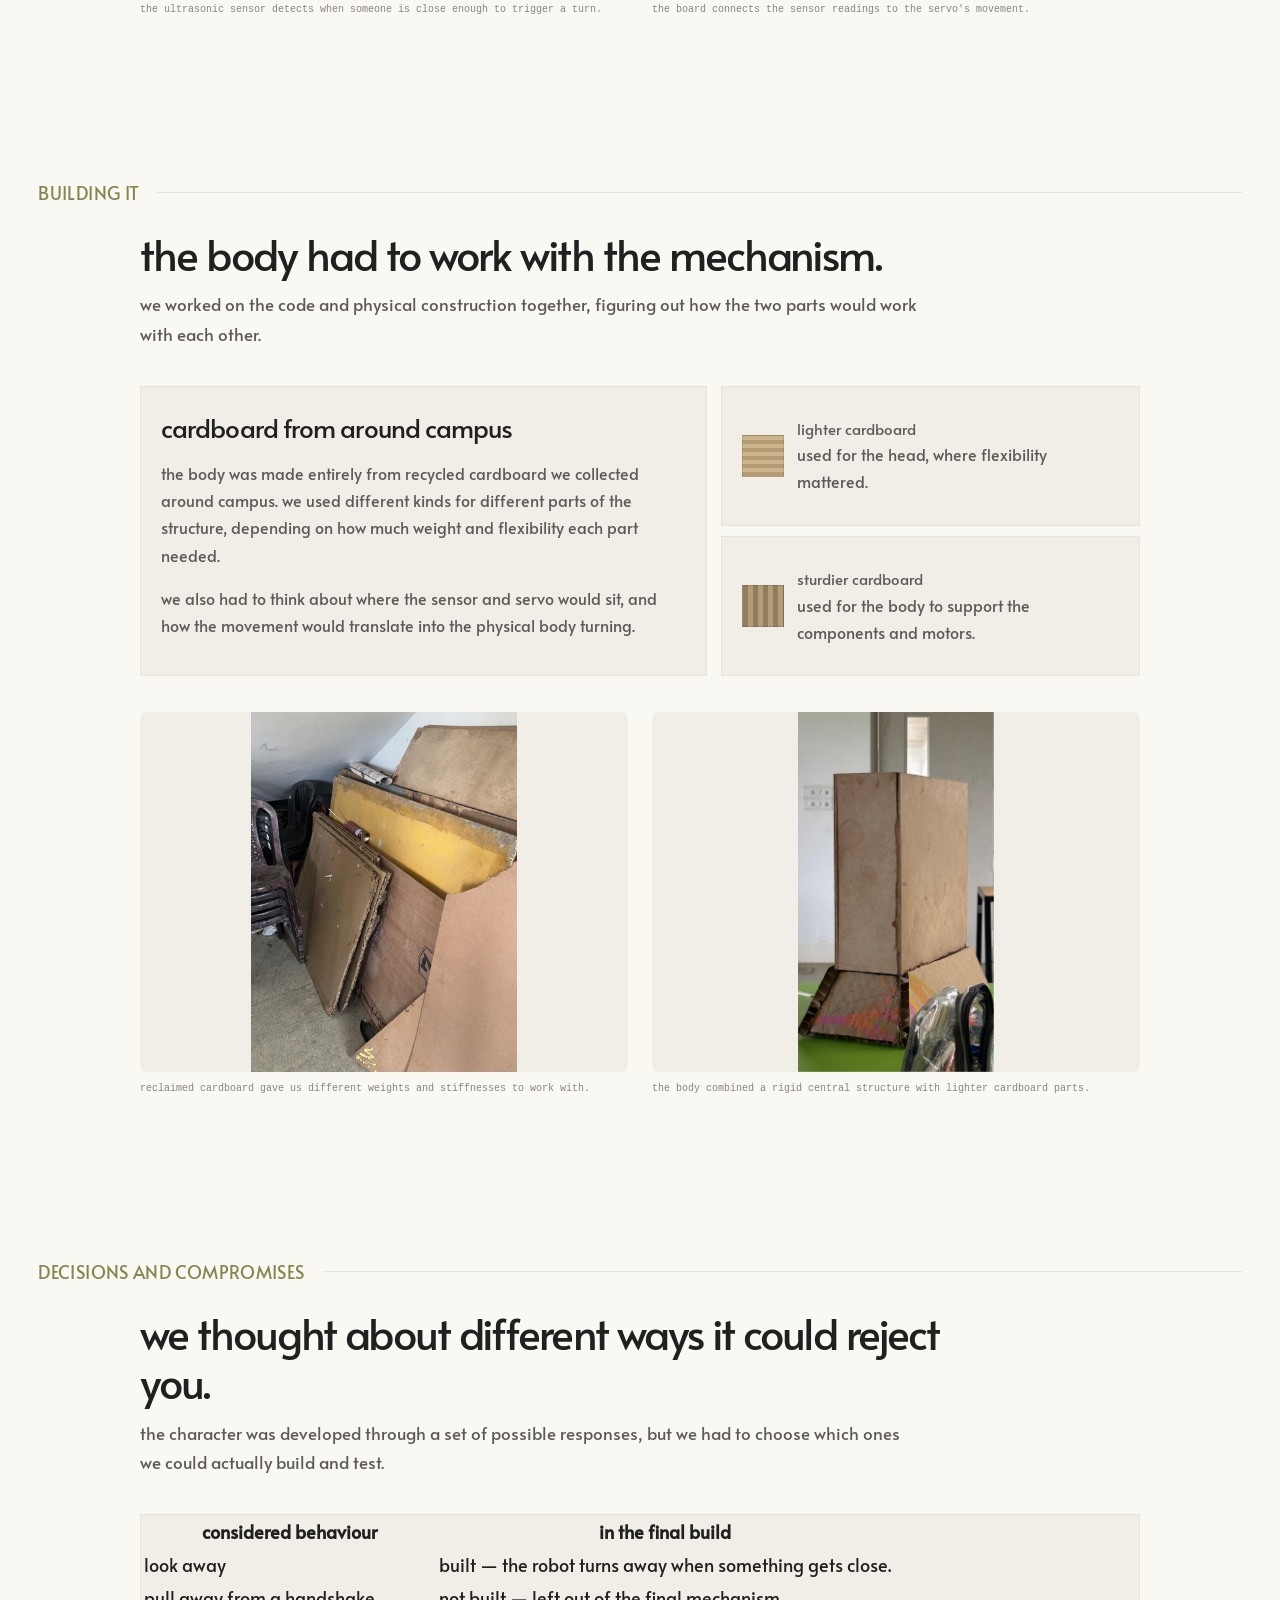
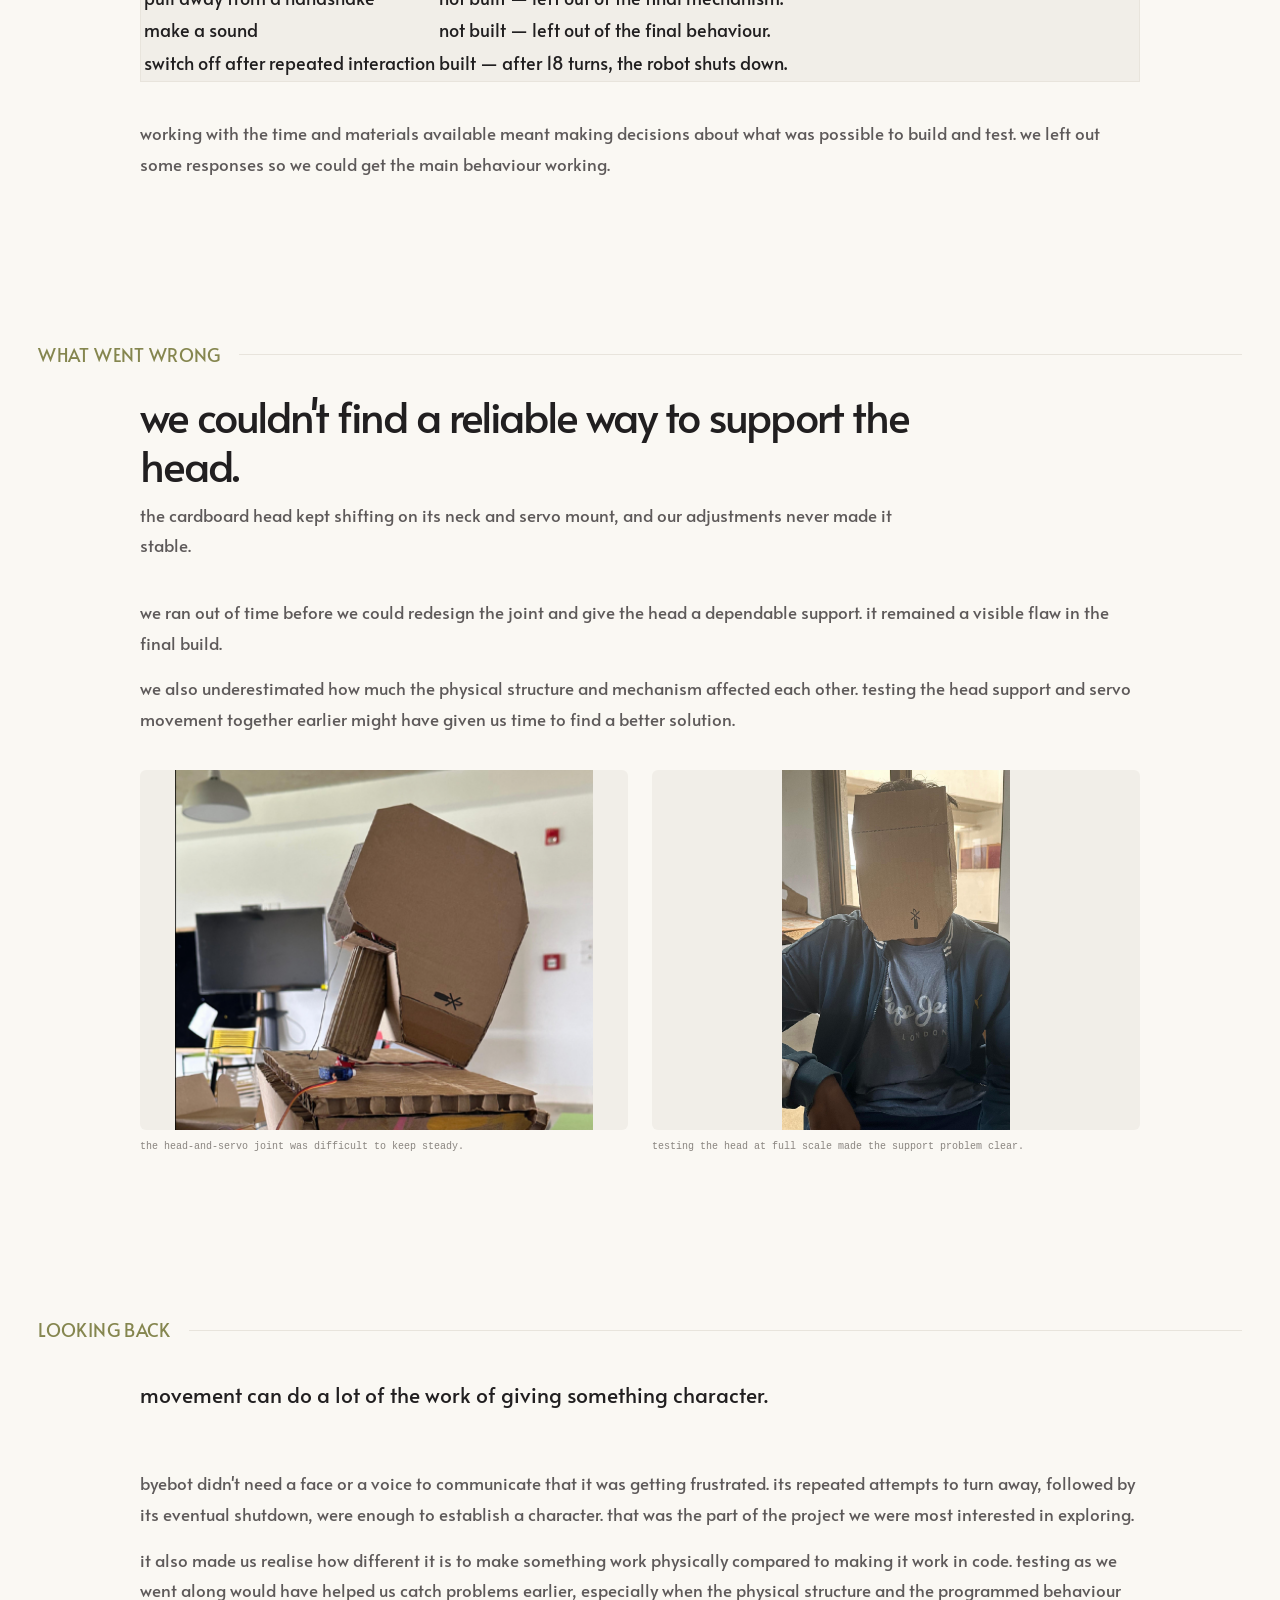
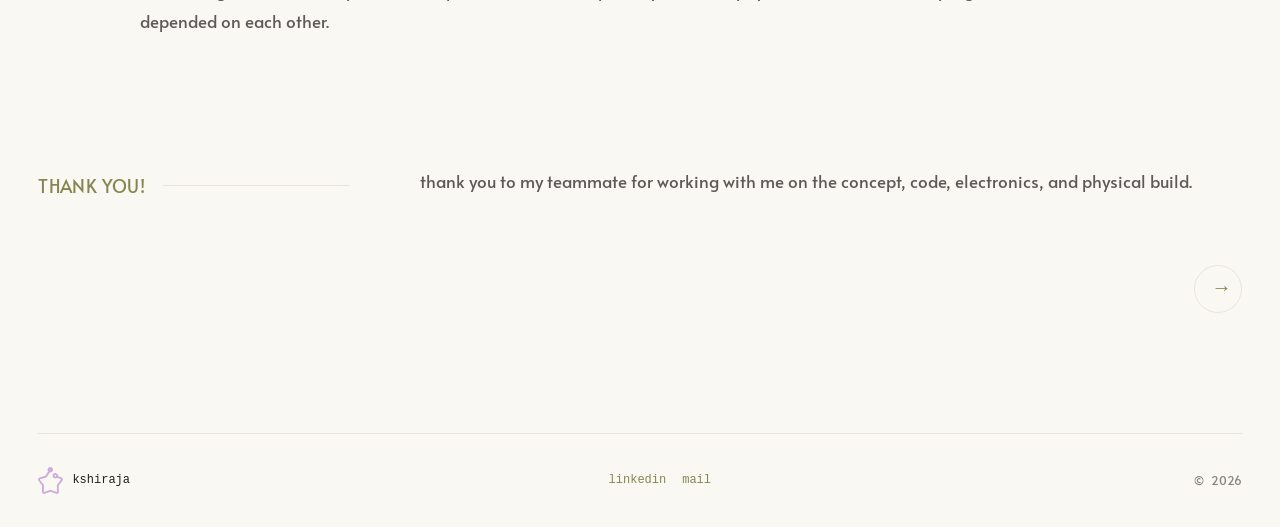
<file: rejection-robot.html>
<!doctype html>
<html lang="en" data-theme="light">
<head>
  <meta charset="utf-8" />
  <meta name="viewport" content="width=device-width, initial-scale=1" />
  <meta name="description" content="Byebot is a small robot that turns away when something gets too close." />
  <meta name="theme-color" content="#faf8f3" />
  <title>byebot — kshiraja</title>
  <script>
    const savedTheme = localStorage.getItem("kshiraja-theme");
    if (savedTheme === "light" || savedTheme === "dark") document.documentElement.dataset.theme = savedTheme;
  </script>
  <link rel="icon" href="assets/star.svg" type="image/svg+xml" />
  <link rel="preconnect" href="https://fonts.googleapis.com" />
  <link rel="preconnect" href="https://fonts.gstatic.com" crossorigin />
  <link href="https://fonts.googleapis.com/css2?family=Alata&family=Cousine:wght@400;700&display=swap" rel="stylesheet" />
  <link rel="stylesheet" href="styles.css" />
  <script src="script.js" defer></script>

  <style>
    .case-study { padding-bottom: clamp(70px, 10vw, 120px); }
    .case-hero { padding-block:clamp(54px,8vw,92px) 28px; }
    .case-hero h1 { max-width:850px; margin:0 0 14px; font-size:clamp(52px,9.5vw,100px); letter-spacing:-.065em; line-height:.98; }
    .case-deck { max-width:690px; margin:0; color:var(--blue); font-size:clamp(19px,3vw,26px); line-height:1.45; }
    .case-meta { display:grid; grid-template-columns:repeat(3,minmax(0,1fr)); gap:20px; padding:26px 0; border-top:0; border-bottom:1px solid var(--line); }
    .case-meta dt,.micro-label { color:var(--muted); font:11px var(--font-mono); letter-spacing:.07em; text-transform:uppercase; }
    .case-meta dt { color:var(--blue); }
    .case-meta dd { margin:0; color:var(--ink-soft); font-size:16px; line-height:1.65; }
    .case-section { position:relative; display:block; padding-block:clamp(42px,6vw,66px); border-top:0; border-bottom:1px solid var(--line); scroll-margin-top:25px; }
    .case-section::before { display:none; content:none; }
    .case-section-head { display:grid; grid-template-columns:minmax(150px,.7fr) minmax(0,1.3fr); gap:clamp(25px,5.5vw,70px); margin-bottom:30px; }
    .case-section-head h2 { max-width:620px; margin:0; font-size:clamp(24px,3.5vw,34px); letter-spacing:-.04em; line-height:1.15; }
    .case-section-head p:not(.micro-label) { max-width:460px; margin:12px 0 0; color:var(--ink-soft); font-size:17px; line-height:1.8; }
    .case-copy { max-width:710px; margin-left:auto; color:var(--ink-soft); font-size:17px; line-height:1.8; }
    .case-copy p { margin-bottom:15px; }
    .case-copy strong { color:var(--ink); font-weight:400; }
    .hero-stage { position:relative; isolation:isolate; min-height:clamp(250px,39vw,420px); margin-top:34px; display:grid; place-items:center; overflow:hidden; border-radius:0; background:#bac5d1; }
    .hero-stage::before { position:absolute; z-index:-1; top:50%; right:12%; width:clamp(190px,29vw,340px); aspect-ratio:1; border:1px solid rgb(53 47 60 / 20%); box-shadow:0 0 0 22px rgb(255 255 255 / 10%),0 0 0 52px rgb(53 47 60 / 8%); content:""; transform:translateY(-50%) rotate(45deg); }
    .hero-stage::after { position:absolute; z-index:-1; top:50%; right:clamp(45px,14vw,180px); width:clamp(96px,15vw,170px); aspect-ratio:1; background:rgb(255 255 255 / 24%); content:""; transform:translateY(-50%) rotate(45deg); }
    .robot { position:relative; z-index:1; width:180px; height:245px; transform:rotate(-7deg); }
    .robot-head { position:absolute; top:0; left:24px; width:132px; height:104px; border:3px solid #34312f; border-radius:23px 23px 17px 17px; background:#d7c7a6; box-shadow:8px 8px 0 rgb(52 49 47 / 13%); }
    .robot-head::before { content:""; position:absolute; left:50%; top:-23px; width:3px; height:23px; background:#34312f; }
    .robot-head::after { content:""; position:absolute; left:50%; top:-31px; width:13px; height:13px; border:2px solid #34312f; border-radius:50%; background:var(--rose); transform:translateX(-50%); }
    .robot-eye { position:absolute; top:39px; width:12px; height:12px; border-radius:50%; background:#34312f; }
    .robot-eye.left { left:31px; }
    .robot-eye.right { right:31px; }
    .robot-mouth { position:absolute; left:50%; bottom:20px; width:28px; height:3px; background:#34312f; transform:translateX(-50%); }
    .robot-body { position:absolute; top:119px; left:38px; width:105px; height:113px; border:3px solid #34312f; border-radius:12px 12px 20px 20px; background:#b8a98d; }
    .robot-body::before { content:""; position:absolute; top:20px; left:50%; width:35px; height:35px; border:2px solid #34312f; border-radius:50%; transform:translateX(-50%); }
    .robot-body::after { content:""; position:absolute; top:32px; left:50%; width:9px; height:9px; border-radius:50%; background:var(--rose); transform:translateX(-50%); }
    .robot-arm { position:absolute; top:133px; width:20px; height:67px; border:3px solid #34312f; border-radius:10px; background:#d7c7a6; }
    .robot-arm.left { left:11px; transform:rotate(17deg); }
    .robot-arm.right { right:11px; transform:rotate(-17deg); }
    .hero-note { position:absolute; z-index:2; color:var(--ink-soft); font:11px var(--font-mono); text-transform:uppercase; letter-spacing:.06em; }
    .hero-note.one { left:8%; top:22%; transform:rotate(-8deg); }
    .hero-note.two { right:8%; bottom:20%; transform:rotate(7deg); }
    .hero-note.one::after,.hero-note.two::before { content:""; display:inline-block; width:40px; margin:0 8px 3px; border-top:1px solid currentColor; }
    .behaviour-grid { display:grid; grid-template-columns:repeat(3,minmax(0,1fr)); gap:12px; }
    .behaviour-card { padding:22px; border:1px solid var(--line); border-radius:0; background:var(--surface); }
    .behaviour-card:nth-child(2) { background:var(--surface-soft); }
    .behaviour-card:nth-child(3) { background:var(--blue-soft); }
    .behaviour-card h3 { margin:27px 0 9px; font-size:clamp(22px,3vw,31px); letter-spacing:-.035em; }
    .behaviour-card p { margin:0; color:var(--ink-soft); font-size:16px; }
    .step-number { color:var(--muted); font:12px var(--font-mono); }
    .turn-counter { display:flex; align-items:center; gap:5px; margin-top:19px; }
    .turn-counter span { display:block; width:8px; height:8px; border:1px solid var(--ink-soft); border-radius:50%; }
    .turn-counter span:last-child { background:var(--rose); border-color:var(--rose); }
    .idea-grid { display:grid; grid-template-columns:repeat(3,minmax(0,1fr)); gap:12px; }
    .idea-card { min-height:205px; padding:20px; border:1px solid var(--line); border-radius:0; background:var(--surface); }
    .idea-card h3 { margin:24px 0 9px; font-size:24px; }
    .idea-card p { margin:0; color:var(--ink-soft); font-size:16px; }
    .idea-card.chosen { background:var(--blue-soft); border-color:var(--lilac); }
    .chosen-label { display:inline-block; margin-top:16px; color:var(--muted); font:11px var(--font-mono); text-transform:uppercase; }
    .mechanism { display:grid; grid-template-columns:1fr 1fr; gap:14px; align-items:stretch; }
    .mechanism-card { padding:22px; border:1px solid var(--line); border-radius:0; background:var(--surface); }
    .mechanism-card h3 { margin:15px 0 8px; font-size:25px; }
    .mechanism-card p { margin:0; color:var(--ink-soft); font-size:16px; }
    .mechanism-visual { display:grid; min-height:150px; margin-top:20px; padding:12px 16px; place-items:center; background:var(--surface-soft); }
    .mechanism-diagram { display:block; width:100%; max-width:420px; height:auto; overflow:visible; color:var(--ink-soft); }
    .mechanism-diagram .diagram-outline { fill:var(--surface); stroke:currentColor; stroke-width:2; }
    .mechanism-diagram .diagram-accent { fill:none; stroke:var(--rose); stroke-width:2.5; stroke-linecap:round; stroke-linejoin:round; }
    .mechanism-diagram .diagram-muted { fill:none; stroke:currentColor; stroke-width:1.5; stroke-linecap:round; stroke-linejoin:round; }
    .mechanism-diagram .diagram-dash { stroke-dasharray:4 5; }
    .mechanism-diagram .diagram-label { fill:var(--muted); font:11px var(--font-mono); }
    .mechanism-diagram .diagram-accent-label { fill:var(--rose); font:11px var(--font-mono); }
    .build-grid { display:grid; grid-template-columns:1.15fr .85fr; gap:14px; }
    .build-note { padding:24px; border-radius:0; background:var(--surface-soft); }
    .build-note h3 { margin:0 0 12px; font-size:27px; }
    .build-note p { color:var(--ink-soft); font-size:16px; }
    .material-stack { display:grid; gap:10px; }
    .material { display:flex; align-items:center; gap:13px; padding:15px; border:1px solid var(--line); border-radius:0; background:var(--surface); }
    .material-swatch { width:42px; height:42px; flex:none; border:1px solid rgb(0 0 0 / 12%); border-radius:0; background:repeating-linear-gradient(0deg,#b69c72 0 4px,#cbb58f 4px 8px); }
    .material:nth-child(2) .material-swatch { background:repeating-linear-gradient(90deg,#927d5d 0 5px,#b49c77 5px 10px); }
    .material strong { display:block; font-size:15px; font-weight:400; }
    .material span:last-child { color:var(--ink-soft); font-size:14px; }
    .reflection { max-width:none; margin:0; font-size:16px; line-height:1.8; }
    .case-study > section:last-of-type { display:grid; grid-template-columns:minmax(150px,.55fr) minmax(0,1.45fr); gap:clamp(25px,5.5vw,70px); align-items:start; }
    .case-study > section:last-of-type > .case-section-head { grid-column:1; grid-row:1 / span 2; display:block; margin:0; }
    .case-study > section:last-of-type > .reflection { grid-column:2; }
    .case-study > section:last-of-type > .reflection + .reflection { margin-top:12px; }
    .case-cta { display:inline-flex; align-items:center; gap:10px; padding:11px 16px; border:1px solid var(--line); border-radius:99px; font:13px var(--font-mono); text-decoration:none; transition:background var(--duration-fast) ease,transform var(--duration-fast) ease; }
    .case-cta:hover { background:var(--surface); transform:translateY(-2px); }
    .reveal { animation:case-rise .7s var(--ease-out) both; }
    @keyframes case-rise { from { opacity:0; transform:translateY(13px); } to { opacity:1; transform:translateY(0); } }
    @media(max-width:760px) {
      .case-meta { grid-template-columns:repeat(2,minmax(0,1fr)); }
      .case-section-head { grid-template-columns:1fr; gap:12px; }
      .behaviour-grid,.idea-grid { grid-template-columns:1fr; }
      .behaviour-card:nth-child(2) { transform:none; }
      .build-grid,.mechanism { grid-template-columns:1fr; }
      .hero-note { display:none; }
      .case-study > section:last-of-type { grid-template-columns:1fr; gap:14px; }
      .case-study > section:last-of-type > .case-section-head { grid-column:1; grid-row:auto; }
      .case-study > section:last-of-type > .reflection { grid-column:1; }
    }
    @media(max-width:540px) {
      .hero-stage { min-height:300px; }
      .hero-stage::before { right:-8%; width:240px; }
      .hero-stage::after { right:8%; width:320px; }
    }
  </style>
</head>
<body>
  <div class="page-loader" role="status" aria-label="Loading portfolio">
    <img class="loader-star" src="assets/star.svg" alt="" />
    <span class="loader-name">kshiraja</span>
    <span class="loader-track"><span></span></span>
  </div>
  <div class="night-sky" aria-hidden="true"></div>
  <div class="custom-cursor" aria-hidden="true"></div>
  <div class="scroll-progress" aria-hidden="true"></div>

  <div class="page-shell">
    <header class="site-header">
      <a class="wordmark" href="index.html" aria-label="Kshiraja, home"><img class="star-mark" src="assets/star.svg" alt="" /><span>kshiraja</span></a>
      <p class="header-location">2006 <span>·</span> @ blr, india.</p>
      <nav class="site-nav" aria-label="Main navigation">
        <a class="nav-link is-active" href="index.html">work</a>
        <a class="nav-link" href="tinker.html">tinker</a>
        <a class="nav-link" href="index.html#about-me">about</a>
        <span class="nav-indicator" aria-hidden="true"></span>
      </nav>
      <button class="theme-toggle" type="button" aria-label="Switch to dark mode" aria-pressed="false">
        <svg class="icon icon-moon" viewBox="0 0 24 24" aria-hidden="true"><path d="M20.2 15.1A8.3 8.3 0 0 1 8.9 3.8 8.6 8.6 0 1 0 20.2 15.1Z" /></svg>
        <svg class="icon icon-sun" viewBox="0 0 24 24" aria-hidden="true"><circle cx="12" cy="12" r="4" /><path d="M12 2v2m0 16v2M4.93 4.93l1.41 1.41m11.32 11.32 1.41 1.41M2 12h2m16 0h2M4.93 19.07l1.41-1.41M17.66 6.34l1.41-1.41" /></svg>
      </button>
    </header>

    <main class="case-study case-study--editorial">
      <header class="case-hero reveal">
        <a class="case-back-link" href="index.html#work"><span aria-hidden="true">←</span> all work</a>
        <p class="eyebrow">kinetic art · physical computing</p>
        <h1>byebot<span style="color:var(--rose)">.</span></h1>
        <p class="case-deck">a robot that turns away when something gets too close.</p>
        <figure class="case-hero-image">
          <img src="assets/byebot/hero.png" alt="Annotated photo of Byebot showing its ultrasonic sensor, servo motor, and cardboard construction." fetchpriority="high" decoding="async" />
          <figcaption>the sensors, servo, and cardboard structure behind byebot's movement.</figcaption>
        </figure>
        <dl class="case-meta">
          <div><dt>project</dt><dd>kinetic art<br />robotics and physical computing</dd></div>
          <div><dt>team</dt><dd>2 people<br />collaborative concept, code and build</dd></div>
          <div><dt>materials</dt><dd>recycled cardboard<br />ultrasonic sensor, servo, LEDs</dd></div>
        </dl>
      </header>

      <section class="case-section reveal">
        <div class="case-section-head"><p class="micro-label">context</p><div><h2>giving a machine a personality through movement.</h2><p>the project was part of a unit on kinetic art. we looked at how artists use movement in their work, then explored how physical making, electronics and code could come together in a small robot.</p></div></div>
        <div class="case-copy">
          <p>we wanted to make something that felt like it had a character of its own. rather than relying on a screen, voice or complicated expressions, the robot would communicate through the way it moved and responded to people.</p>
          <p>that became the starting point for byebot: a robot that does not want to be approached.</p>
        </div>
      </section>

      <section class="case-section reveal">
        <div class="case-section-head"><p class="micro-label">choosing an idea</p><div><h2>we explored a few different mechanisms first.</h2><p>the initial ideas involved very different kinds of movement and interaction. we chose the rejection robot because its premise was simple, but gave us room to develop a personality through its behaviour.</p></div></div>
        <div class="idea-grid">
          <article class="idea-card"><span class="micro-label">01 / mechanism</span><h3>laser printer</h3><p>a belt mechanism moves a laser across paper to burn patterns into it.</p></article>
          <article class="idea-card"><span class="micro-label">02 / body movement</span><h3>muscle taser</h3><p>a programmed device makes muscles move through electrical stimulation.</p></article>
          <article class="idea-card"><span class="micro-label">03 / hydraulics</span><h3>hydraulic arm</h3><p>a robotic arm uses pressure to pick things up and drop them.</p></article>
        </div>
        <div class="case-copy">
          <p>we eventually settled on the rejection robot. we were more interested in making a machine that reacted to someone than in building a mechanism that simply performed a task. it also meant that movement could carry most of the character.</p>
        </div>
        <div class="case-image-grid" aria-label="Early Byebot sketches">
          <figure>
            <img src="assets/byebot/sketch-1.png" alt="Early technical sketch of Byebot's body, sensors, and moving joints." loading="lazy" decoding="async" />
            <figcaption>early sketches tested the proportions, moving parts, and sensor placement.</figcaption>
          </figure>
          <figure>
            <img src="assets/byebot/sketch-2.png" alt="Sketches exploring different shapes for Byebot's head and body." loading="lazy" decoding="async" />
            <figcaption>we explored how its shape could make the robot feel more like a character.</figcaption>
          </figure>
        </div>
      </section>

      <section class="case-section reveal">
        <div class="case-section-head"><p class="micro-label">the idea</p><div><h2>the more you approach it, the more frustrated it gets.</h2><p>we wanted the robot to feel like it actively disliked being approached. each interaction would bring it closer to giving up completely.</p></div></div>
        <div class="case-copy">
          <p>when something comes close, byebot turns away. this repeats every time it detects someone nearby. the limit of <strong>18 turns</strong> was a deliberate part of the character: it mimics the robot getting frustrated with repeated attempts to interact with it, until it finally shuts down.</p>
          <p>we wanted its personality to come through in what it did, rather than having to explain it through dialogue or expressions.</p>
        </div>
        <div class="behaviour-grid">
          <article class="behaviour-card"><span class="step-number">01 / notices you</span><h3>detects</h3><p>the ultrasonic sensor measures how close an object is to the robot.</p></article>
          <article class="behaviour-card"><span class="step-number">02 / rejects you</span><h3>turns away</h3><p>when something comes within 20 cm, the robot turns 45 degrees away.</p></article>
          <article class="behaviour-card"><span class="step-number">03 / gives up</span><h3>shuts down</h3><p>after 18 turns, the system switches off and the LEDs blink in a shutdown sequence.</p><div class="turn-counter" aria-label="18 interaction limit"><span></span><span></span><span></span><span></span><span></span><span></span><span></span><span></span><span></span><span></span><span></span><span></span><span></span><span></span><span></span><span></span><span></span><span></span></div></article>
        </div>
      </section>

      <section class="case-section reveal">
        <div class="case-section-head"><p class="micro-label">how it works</p><div><h2>a small set of components drives the behaviour.</h2><p>the robot uses distance sensing to trigger a servo motor. the same interaction is counted until it reaches the shutdown limit.</p></div></div>
        <div class="mechanism">
          <article class="mechanism-card"><span class="micro-label">sensing / ultrasonic sensor</span><h3>under 20 cm</h3><p>an ultrasonic sensor placed in the head measures the distance between the robot and nearby objects.</p><div class="distance-visual mechanism-visual"><svg class="mechanism-diagram" viewBox="0 0 360 136" role="img" aria-labelledby="distance-diagram-title distance-diagram-desc"><title id="distance-diagram-title">Ultrasonic distance sensing</title><desc id="distance-diagram-desc">The sensor sends sound waves toward a nearby object. A dashed marker shows the 20 centimetre trigger threshold.</desc><defs><marker id="distance-arrow" markerWidth="7" markerHeight="7" refX="3.5" refY="3.5" orient="auto-start-reverse"><path d="M0 0 7 3.5 0 7Z" fill="var(--rose)" /></marker></defs><rect class="diagram-outline" x="14" y="39" width="56" height="44" rx="6" /><circle class="diagram-muted" cx="33" cy="61" r="8" /><circle class="diagram-muted" cx="52" cy="61" r="8" /><path class="diagram-accent" d="M82 48c10 7 10 19 0 26m10-34c16 12 16 30 0 42m11-49c22 16 22 40 0 56" /><line class="diagram-muted diagram-dash" x1="221" y1="31" x2="221" y2="100" /><line class="diagram-accent" x1="82" y1="101" x2="219" y2="101" marker-start="url(#distance-arrow)" marker-end="url(#distance-arrow)" /><circle cx="310" cy="61" r="17" fill="var(--rose)" opacity=".16" /><circle cx="310" cy="61" r="7" fill="var(--rose)" /><text class="diagram-accent-label" x="221" y="124" text-anchor="middle">20 cm threshold</text></svg></div></article>
          <article class="mechanism-card"><span class="micro-label">movement / servo motor</span><h3>45° turn</h3><p>when the threshold is crossed, the servo turns the robot 45 degrees, either clockwise or anticlockwise.</p><div class="servo-visual mechanism-visual"><svg class="mechanism-diagram" viewBox="0 0 360 136" role="img" aria-labelledby="servo-diagram-title servo-diagram-desc"><title id="servo-diagram-title">Servo turns Byebot's head</title><desc id="servo-diagram-desc">A servo motor rotates the head 45 degrees from its upright position.</desc><defs><marker id="servo-arrow" markerWidth="7" markerHeight="7" refX="3.5" refY="3.5" orient="auto"><path d="M0 0 7 3.5 0 7Z" fill="var(--rose)" /></marker></defs><rect class="diagram-outline" x="135" y="88" width="90" height="37" rx="7" /><circle class="diagram-muted" cx="147" cy="106.5" r="3" /><circle class="diagram-muted" cx="213" cy="106.5" r="3" /><line class="diagram-muted diagram-dash" x1="180" y1="89" x2="180" y2="27" /><path class="diagram-accent" d="M169 31 A60 60 0 0 1 217 49" marker-end="url(#servo-arrow)" /><line class="diagram-muted" x1="180" y1="88" x2="220" y2="48" /><g transform="rotate(-45 220 48)"><rect class="diagram-outline" x="205" y="34" width="30" height="26" rx="5" /><circle cx="214" cy="46" r="2" fill="var(--rose)" /><circle cx="226" cy="46" r="2" fill="var(--rose)" /></g><circle cx="180" cy="88" r="6" fill="var(--rose)" /><text class="diagram-accent-label" x="248" y="75">45°</text><text class="diagram-label" x="180" y="134" text-anchor="middle">servo motor</text></svg></div></article>
        </div>
        <div class="case-image-grid" aria-label="Byebot electronics">
          <figure>
            <img src="assets/byebot/sensor.png" alt="The ultrasonic sensor and wires being tested by hand." loading="lazy" decoding="async" />
            <figcaption>the ultrasonic sensor detects when someone is close enough to trigger a turn.</figcaption>
          </figure>
          <figure>
            <img src="assets/byebot/wires.png" alt="The Arduino board and connected wires used to control Byebot." loading="lazy" decoding="async" />
            <figcaption>the board connects the sensor readings to the servo's movement.</figcaption>
          </figure>
        </div>
      </section>

      <section class="case-section reveal">
        <div class="case-section-head"><p class="micro-label">building it</p><div><h2>the body had to work with the mechanism.</h2><p>we worked on the code and physical construction together, figuring out how the two parts would work with each other.</p></div></div>
        <div class="build-grid">
          <div class="build-note"><h3>cardboard from around campus</h3><p>the body was made entirely from recycled cardboard we collected around campus. we used different kinds for different parts of the structure, depending on how much weight and flexibility each part needed.</p><p>we also had to think about where the sensor and servo would sit, and how the movement would translate into the physical body turning.</p></div>
          <div class="material-stack">
            <div class="material"><span class="material-swatch"></span><span><strong>lighter cardboard</strong><span>used for the head, where flexibility mattered.</span></span></div>
            <div class="material"><span class="material-swatch"></span><span><strong>sturdier cardboard</strong><span>used for the body to support the components and motors.</span></span></div>
          </div>
        </div>
        <div class="case-image-grid" aria-label="Byebot's cardboard construction">
          <figure>
            <img src="assets/byebot/cardboard.png" alt="Sheets and offcuts of cardboard collected for building Byebot." loading="lazy" decoding="async" />
            <figcaption>reclaimed cardboard gave us different weights and stiffnesses to work with.</figcaption>
          </figure>
          <figure>
            <img src="assets/byebot/structure.png" alt="The assembled cardboard body and base of Byebot." loading="lazy" decoding="async" />
            <figcaption>the body combined a rigid central structure with lighter cardboard parts.</figcaption>
          </figure>
        </div>
      </section>

      <section class="case-section reveal">
        <div class="case-section-head"><p class="micro-label">decisions and compromises</p><div><h2>we thought about different ways it could reject you.</h2><p>the character was developed through a set of possible responses, but we had to choose which ones we could actually build and test.</p></div></div>
        <div class="comparison-wrap">
          <table class="comparison-table">
            <thead><tr><th>considered behaviour</th><th>in the final build</th></tr></thead>
            <tbody>
              <tr><td>look away</td><td class="v3">built — the robot turns away when something gets close.</td></tr>
              <tr><td>pull away from a handshake</td><td>not built — left out of the final mechanism.</td></tr>
              <tr><td>make a sound</td><td>not built — left out of the final behaviour.</td></tr>
              <tr><td>switch off after repeated interaction</td><td class="v3">built — after 18 turns, the robot shuts down.</td></tr>
            </tbody>
          </table>
        </div>
        <div class="case-copy"><p>working with the time and materials available meant making decisions about what was possible to build and test. we left out some responses so we could get the main behaviour working.</p></div>
      </section>

      <section class="case-section reveal">
        <div class="case-section-head"><p class="micro-label">what went wrong</p><div><h2>we couldn't find a reliable way to support the head.</h2><p>the cardboard head kept shifting on its neck and servo mount, and our adjustments never made it stable.</p></div></div>
        <div class="case-copy">
          <p>we ran out of time before we could redesign the joint and give the head a dependable support. it remained a visible flaw in the final build.</p>
          <p>we also underestimated how much the physical structure and mechanism affected each other. testing the head support and servo movement together earlier might have given us time to find a better solution.</p>
        </div>
        <div class="case-image-grid" aria-label="Byebot head-support prototypes">
          <figure>
            <img src="assets/byebot/head-1.png" alt="A cardboard head prototype leaning against its servo mount during construction." loading="lazy" decoding="async" />
            <figcaption>the head-and-servo joint was difficult to keep steady.</figcaption>
          </figure>
          <figure>
            <img src="assets/byebot/head-2.png" alt="A teammate testing the full-size cardboard head prototype." loading="lazy" decoding="async" />
            <figcaption>testing the head at full scale made the support problem clear.</figcaption>
          </figure>
        </div>
      </section>

      <section class="case-section reveal">
        <h2>looking back</h2>
        <h3 class="case-subsection-title">movement can do a lot of the work of giving something character.</h3>
        <div class="case-copy">
          <p>byebot didn't need a face or a voice to communicate that it was getting frustrated. its repeated attempts to turn away, followed by its eventual shutdown, were enough to establish a character. that was the part of the project we were most interested in exploring.</p>
          <p>it also made us realise how different it is to make something work physically compared to making it work in code. testing as we went along would have helped us catch problems earlier, especially when the physical structure and the programmed behaviour depended on each other.</p>
        </div>
      </section>

      <section class="case-section case-section--thank-you reveal">
        <h2>thank you!</h2>
        <div class="case-copy">
          <p>thank you to my teammate for working with me on the concept, code, electronics, and physical build.</p>
        </div>
      </section>
      <a class="case-cta case-next-link" href="waypoint.html" aria-label="Next case study: Waypoint">
        <span class="case-next-link__label" aria-hidden="true">next case study</span>
        <span class="case-next-link__arrow" aria-hidden="true">→</span>
      </a>
    </main>

    <footer class="site-footer">
      <a class="wordmark footer-mark" href="index.html"><img class="star-mark" src="assets/star.svg" alt="" /><span>kshiraja</span></a>
      <p>made with curiosity, in bengaluru. <span>© <span data-year></span></span></p>
    </footer>
  </div>
</body>
</html>
</file>
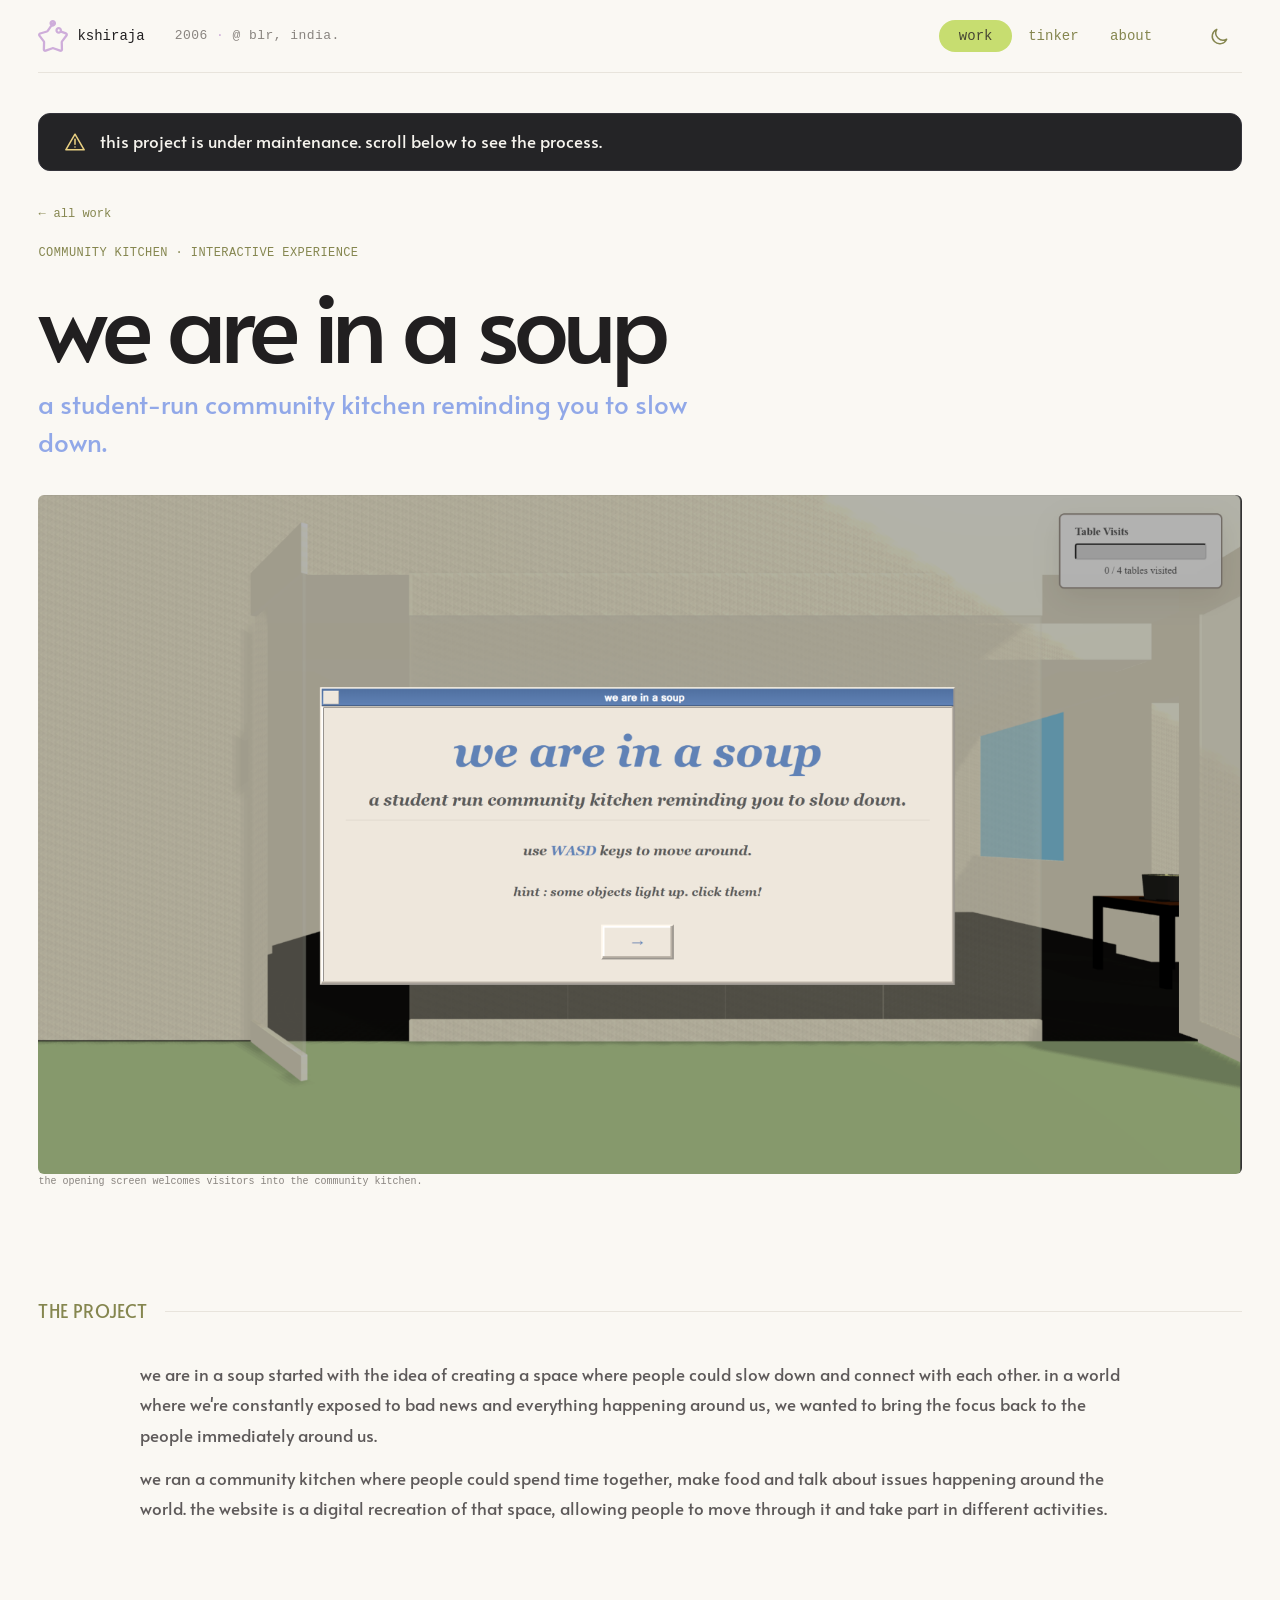
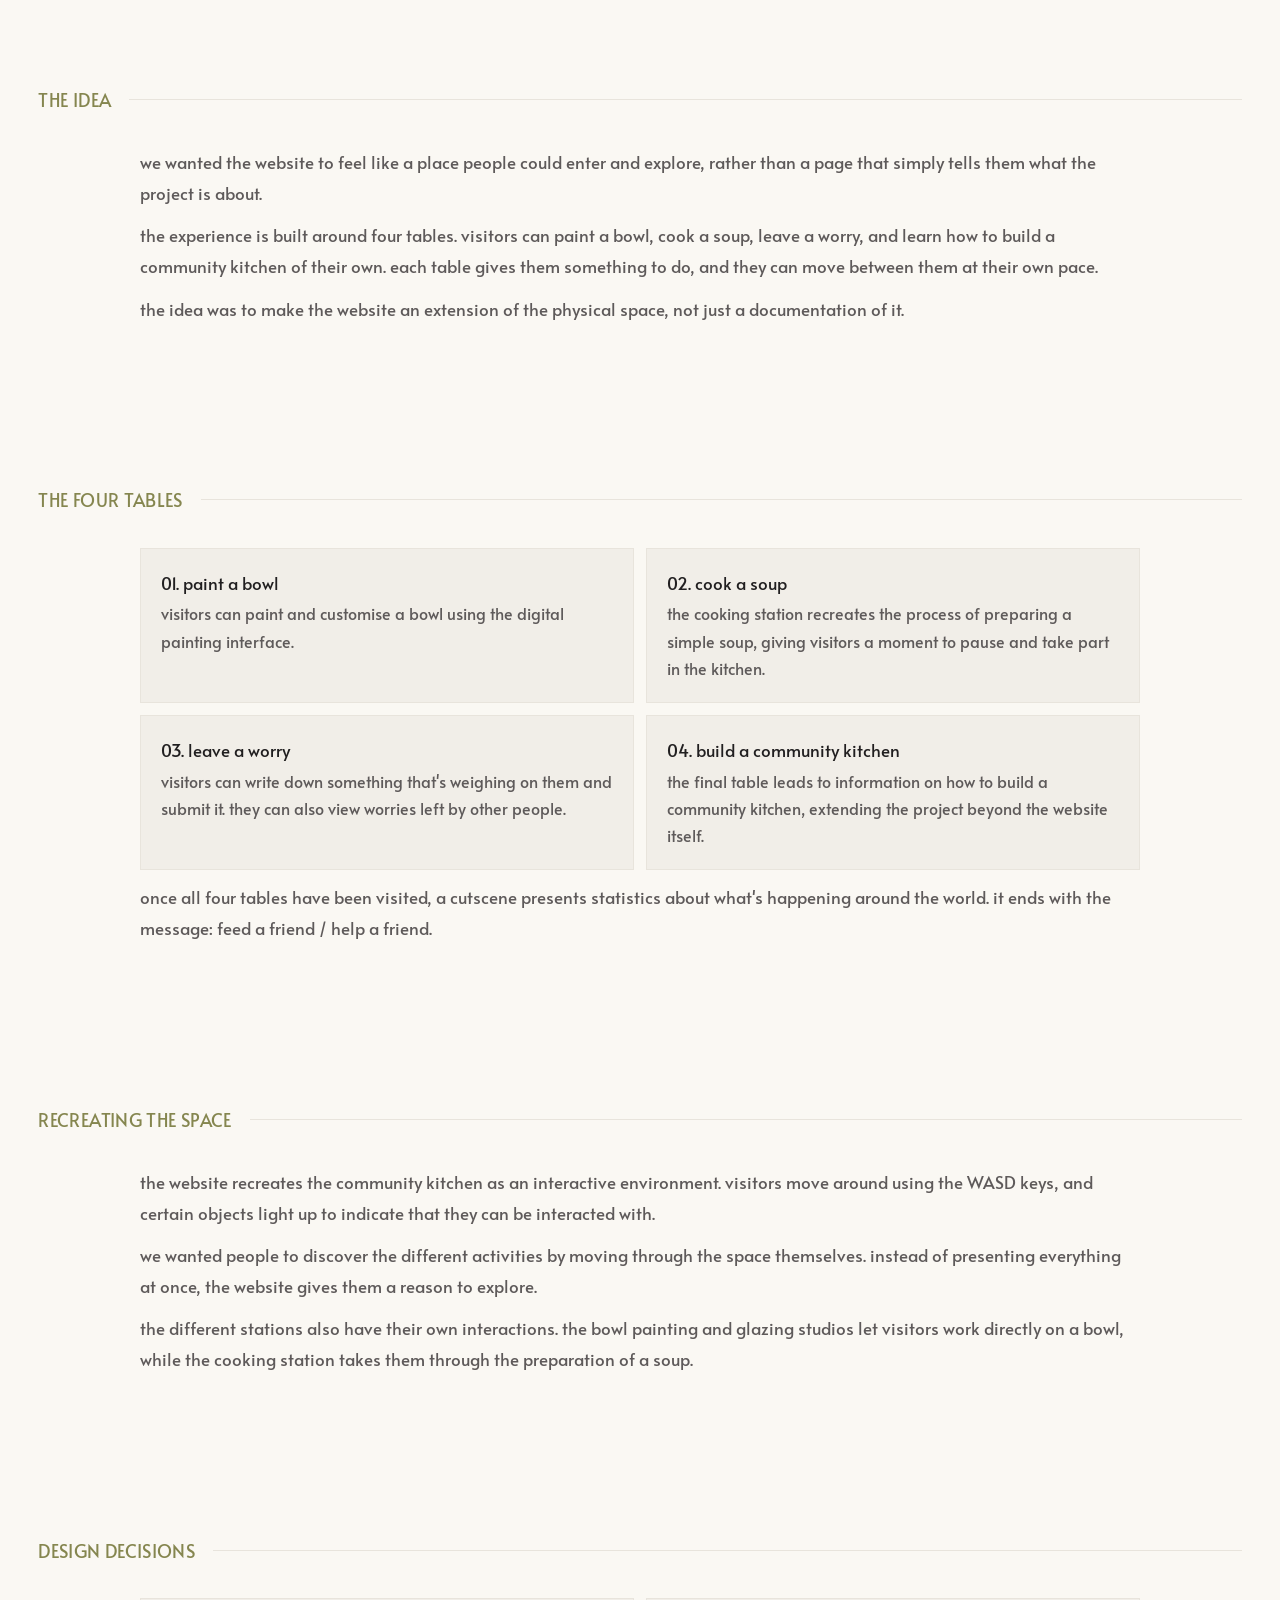
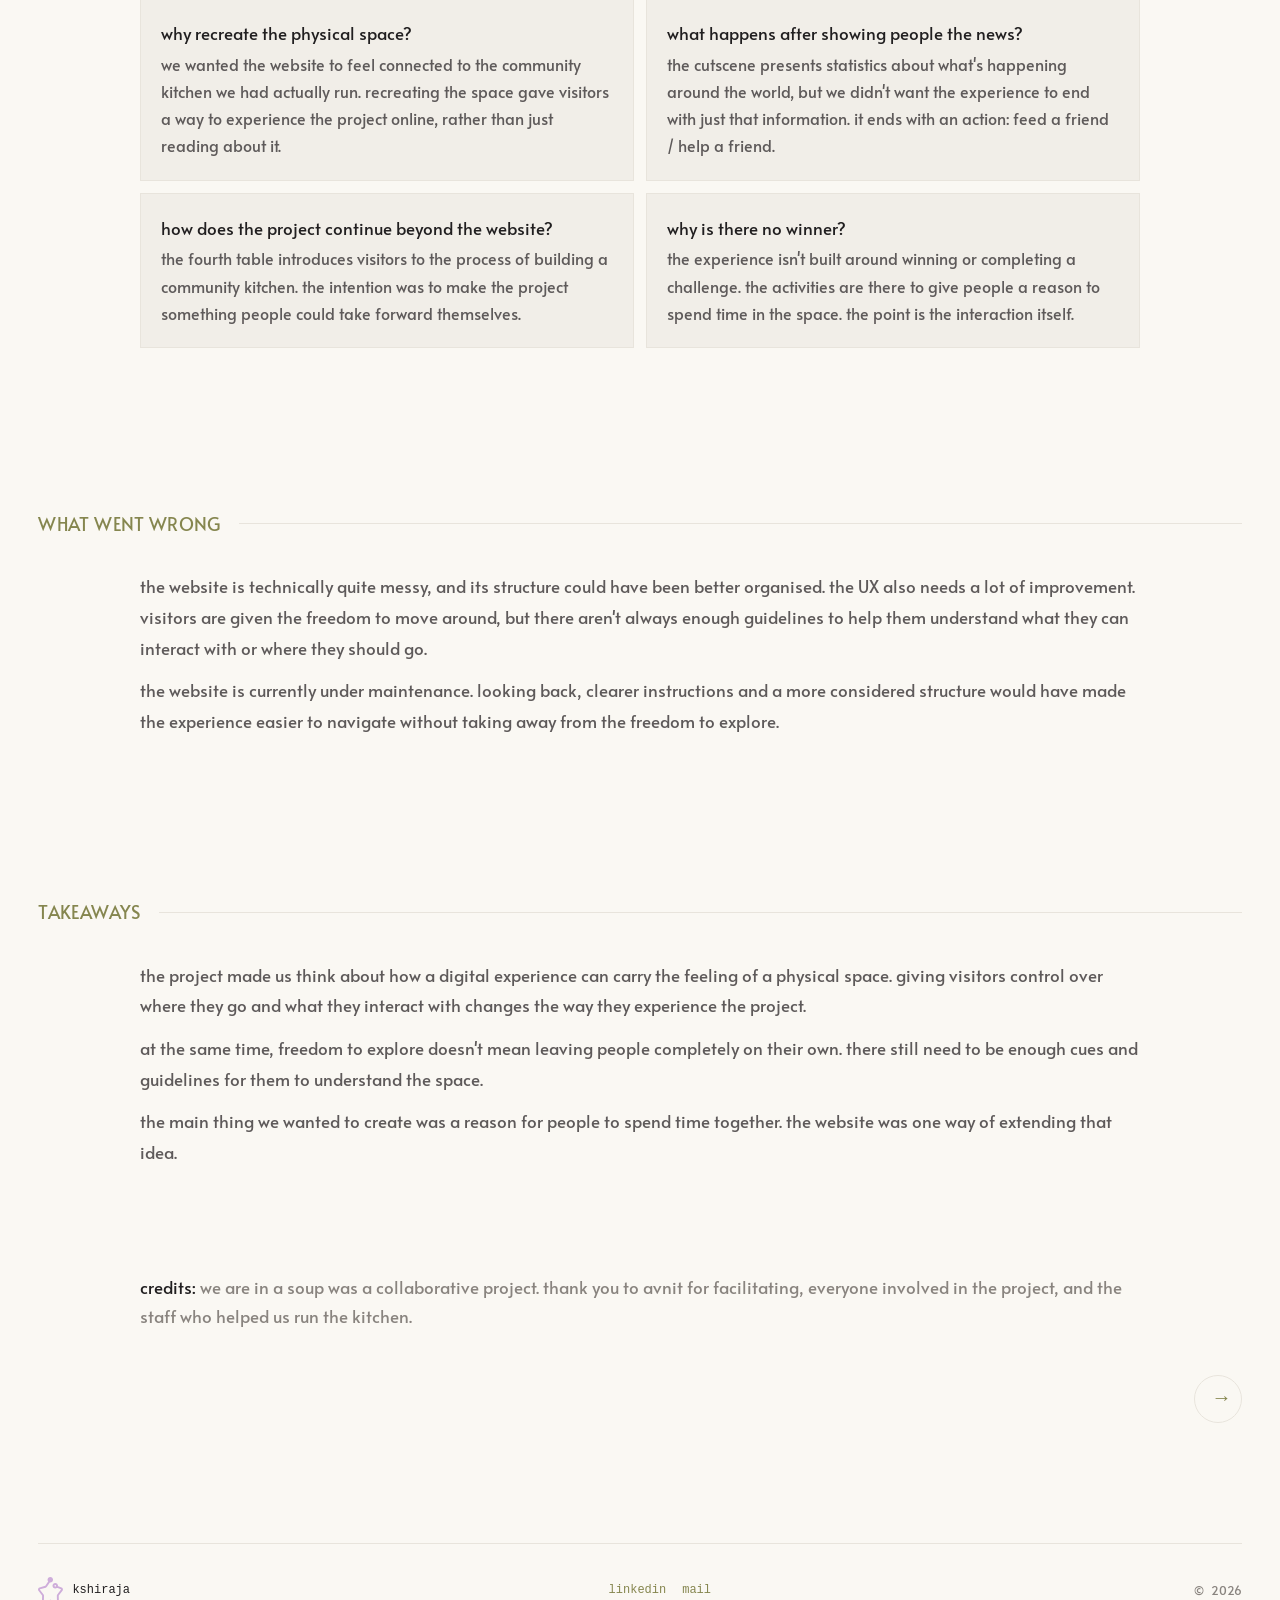
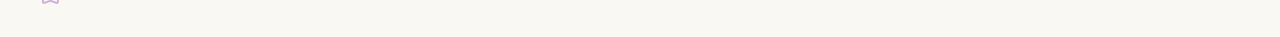
<file: we-are-in-a-soup.html>
<!doctype html>
<html lang="en" data-theme="light">
  <head>
    <meta charset="utf-8" /><meta name="viewport" content="width=device-width, initial-scale=1" />
    <meta name="description" content="We Are in a Soup is a student-run community kitchen reminding you to slow down." /><meta name="theme-color" content="#faf8f3" />
    <title>We Are in a Soup | Kshiraja Ragothaman</title>
    <script>const savedTheme=localStorage.getItem("kshiraja-theme");if(savedTheme==="light"||savedTheme==="dark")document.documentElement.dataset.theme=savedTheme;</script>
    <link rel="icon" href="assets/star.svg" type="image/svg+xml" /><link rel="preconnect" href="https://fonts.googleapis.com" /><link rel="preconnect" href="https://fonts.gstatic.com" crossorigin />
    <link href="https://fonts.googleapis.com/css2?family=Alata&family=Cousine:wght@400;700&display=swap" rel="stylesheet" /><link rel="stylesheet" href="styles.css" /><script src="script.js" defer></script>
  </head>
  <body>
    <div class="page-loader" role="status" aria-label="Loading portfolio"><img class="loader-star" src="assets/star.svg" alt="" /><span class="loader-name">kshiraja</span><span class="loader-track"><span></span></span></div><div class="night-sky" aria-hidden="true"></div><div class="custom-cursor" aria-hidden="true"></div><div class="scroll-progress" aria-hidden="true"></div>
    <div class="page-shell">
      <header class="site-header"><a class="wordmark" href="index.html" aria-label="Kshiraja, home"><img class="star-mark" src="assets/star.svg" alt="" /><span>kshiraja</span></a><p class="header-location">2006 <span>·</span> @ blr, india.</p><nav class="site-nav" aria-label="Main navigation"><a class="nav-link is-active" href="index.html">work</a><a class="nav-link" href="tinker.html">tinker</a><a class="nav-link" href="index.html#about-me">about</a><span class="nav-indicator" aria-hidden="true"></span></nav><button class="theme-toggle" type="button" aria-label="Switch to dark mode" aria-pressed="false"><svg class="icon icon-moon" viewBox="0 0 24 24" aria-hidden="true"><path d="M20.2 15.1A8.3 8.3 0 0 1 8.9 3.8 8.6 8.6 0 1 0 20.2 15.1Z" /></svg><svg class="icon icon-sun" viewBox="0 0 24 24" aria-hidden="true"><circle cx="12" cy="12" r="4" /><path d="M12 2v2m0 16v2M4.93 4.93l1.41 1.41m11.32 11.32 1.41 1.41M2 12h2m16 0h2M4.93 19.07l1.41-1.41M17.66 6.34l1.41-1.41" /></svg></button></header>
      <main class="case-study case-study--editorial">
        <aside class="case-maintenance-notice" aria-label="Project status">
          <svg class="case-maintenance-notice__icon" viewBox="0 0 24 24" role="img" aria-labelledby="maintenance-icon-title">
            <title id="maintenance-icon-title">Warning</title>
            <path d="M12 3.5 22 20.5H2L12 3.5Z" />
            <path d="M12 9v5.5m0 3h.01" />
          </svg>
          <p>this project is under maintenance. scroll below to see the process.</p>
        </aside>
        <header class="case-hero reveal"><a class="case-back-link" href="index.html#work"><span aria-hidden="true">←</span> all work</a><p class="eyebrow">community kitchen · interactive experience</p><h1>we are in a soup</h1><p class="case-subtitle">a student-run community kitchen reminding you to slow down.</p><figure class="case-hero-image"><img src="assets/we-are-in-a-soup/hero.png" alt="The opening screen of We Are in a Soup, set inside its virtual community kitchen." fetchpriority="high" decoding="async" /><figcaption>the opening screen welcomes visitors into the community kitchen.</figcaption></figure>
        </header>
        <section class="case-section reveal"><h2>the project</h2><div class="case-section-copy"><p>we are in a soup started with the idea of creating a space where people could slow down and connect with each other. in a world where we're constantly exposed to bad news and everything happening around us, we wanted to bring the focus back to the people immediately around us.</p><p>we ran a community kitchen where people could spend time together, make food and talk about issues happening around the world. the website is a digital recreation of that space, allowing people to move through it and take part in different activities.</p></div></section>
        <section class="case-section reveal"><h2>the idea</h2><div class="case-section-copy"><p>we wanted the website to feel like a place people could enter and explore, rather than a page that simply tells them what the project is about.</p><p>the experience is built around four tables. visitors can paint a bowl, cook a soup, leave a worry, and learn how to build a community kitchen of their own. each table gives them something to do, and they can move between them at their own pace.</p><p>the idea was to make the website an extension of the physical space, not just a documentation of it.</p></div></section>
        <section class="case-section case-section--cards reveal"><h2>the four tables</h2><div class="case-section-copy"><div class="case-inline-list"><p><strong>01. paint a bowl</strong>visitors can paint and customise a bowl using the digital painting interface.</p><p><strong>02. cook a soup</strong>the cooking station recreates the process of preparing a simple soup, giving visitors a moment to pause and take part in the kitchen.</p><p><strong>03. leave a worry</strong>visitors can write down something that's weighing on them and submit it. they can also view worries left by other people.</p><p><strong>04. build a community kitchen</strong>the final table leads to information on how to build a community kitchen, extending the project beyond the website itself.</p></div><p>once all four tables have been visited, a cutscene presents statistics about what's happening around the world. it ends with the message: feed a friend / help a friend.</p></div></section>
        <section class="case-section reveal"><h2>recreating the space</h2><div class="case-section-copy"><p>the website recreates the community kitchen as an interactive environment. visitors move around using the WASD keys, and certain objects light up to indicate that they can be interacted with.</p><p>we wanted people to discover the different activities by moving through the space themselves. instead of presenting everything at once, the website gives them a reason to explore.</p><p>the different stations also have their own interactions. the bowl painting and glazing studios let visitors work directly on a bowl, while the cooking station takes them through the preparation of a soup.</p></div></section>
        <section class="case-section case-section--cards reveal"><h2>design decisions</h2><div class="case-section-copy case-inline-list"><p><strong>why recreate the physical space?</strong>we wanted the website to feel connected to the community kitchen we had actually run. recreating the space gave visitors a way to experience the project online, rather than just reading about it.</p><p><strong>what happens after showing people the news?</strong>the cutscene presents statistics about what's happening around the world, but we didn't want the experience to end with just that information. it ends with an action: feed a friend / help a friend.</p><p><strong>how does the project continue beyond the website?</strong>the fourth table introduces visitors to the process of building a community kitchen. the intention was to make the project something people could take forward themselves.</p><p><strong>why is there no winner?</strong>the experience isn't built around winning or completing a challenge. the activities are there to give people a reason to spend time in the space. the point is the interaction itself.</p></div></section>
        <section class="case-section reveal"><h2>what went wrong</h2><div class="case-section-copy"><p>the website is technically quite messy, and its structure could have been better organised. the UX also needs a lot of improvement. visitors are given the freedom to move around, but there aren't always enough guidelines to help them understand what they can interact with or where they should go.</p><p>the website is currently under maintenance. looking back, clearer instructions and a more considered structure would have made the experience easier to navigate without taking away from the freedom to explore.</p></div></section>
        <section class="case-section reveal"><h2>takeaways</h2><div class="case-section-copy"><p>the project made us think about how a digital experience can carry the feeling of a physical space. giving visitors control over where they go and what they interact with changes the way they experience the project.</p><p>at the same time, freedom to explore doesn't mean leaving people completely on their own. there still need to be enough cues and guidelines for them to understand the space.</p><p>the main thing we wanted to create was a reason for people to spend time together. the website was one way of extending that idea.</p></div></section>
        <p class="case-credits"><strong>credits:</strong> we are in a soup was a collaborative project. thank you to avnit for facilitating, everyone involved in the project, and the staff who helped us run the kitchen.</p>
        <a class="case-cta case-next-link" href="cat-panion.html" aria-label="Next case study: Cat-panion">
          <span class="case-next-link__label" aria-hidden="true">next case study</span>
          <span class="case-next-link__arrow" aria-hidden="true">→</span>
        </a>
      </main>
      <footer class="site-footer"><a class="wordmark footer-mark" href="index.html"><img class="star-mark" src="assets/star.svg" alt="" /><span>kshiraja</span></a><p>made with curiosity, in bengaluru. <span>© <span data-year></span></span></p></footer>
    </div>
  </body>
</html>
</file>
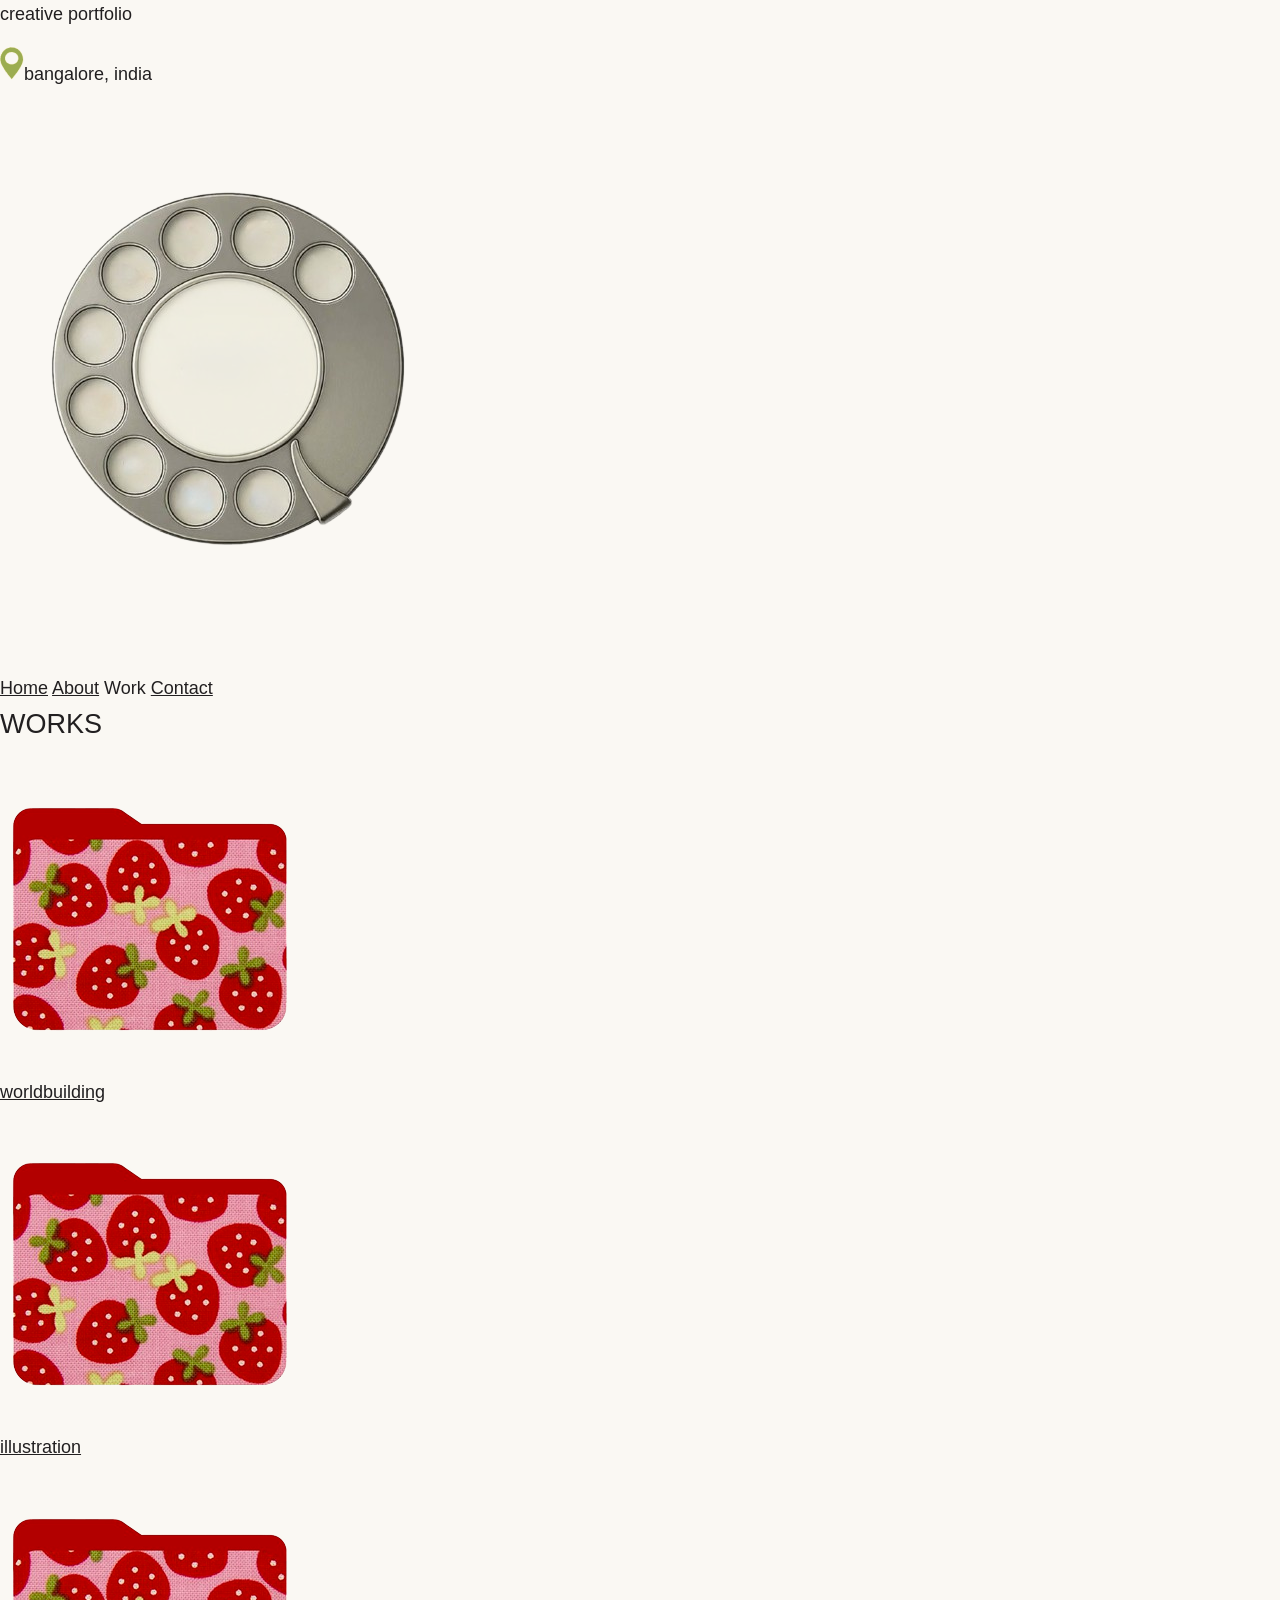
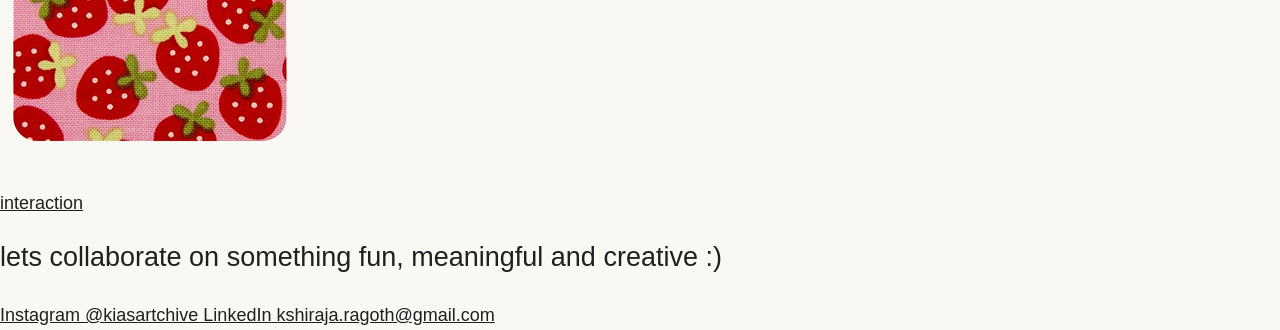
<file: works.html>
<!DOCTYPE html>
<html lang="en">
<head>
    <meta charset="UTF-8">
    <meta name="viewport" content="width=device-width, initial-scale=1.0">
    <title>Kshiraja | Works</title>
    <link rel="preconnect" href="https://fonts.googleapis.com">
    <link rel="preconnect" href="https://fonts.gstatic.com" crossorigin>
    <link href="https://fonts.googleapis.com/css2?family=Afacad:wght@400;500;600;700&display=swap" rel="stylesheet">
    <link rel="preload" href="./fonts/HelloImperfectRegular.ttf" as="font" type="font/ttf" crossorigin>
    <link rel="stylesheet" href="styles.css">
</head>
<body class="works-page">
    <div class="page-wipe" id="page-wipe" aria-hidden="true"></div>

    <main class="works-page-main">
        <header class="landing-top">
            <p>creative portfolio</p>
            <p><img src="./assets/ui/location.png" alt="" aria-hidden="true">bangalore, india</p>
        </header>
        <div class="side-scroller-wrap" aria-hidden="true">
            <img src="./assets/ui/side scroller.png" alt="" class="side-scroller">
        </div>
        <div class="side-menu-overlay" aria-hidden="true">
            <a href="./index.html#landing" class="slot-label slot-link" data-nav="home">Home</a>
            <a href="./index.html#about" class="slot-label slot-link" data-nav="about">About</a>
            <span class="slot-label active" data-nav="works">Work</span>
            <a href="mailto:hello@kshiraja.com" class="slot-label slot-link">Contact</a>
        </div>

        <section class="works-ref-section" id="works">
            <div class="works-wipe" aria-hidden="true"></div>
            <h1 class="works-ref-title reveal-works">WORKS</h1>
            <div class="works-ref-grid">
                <a href="./worldbuilding.html" class="works-ref-item reveal-works">
                    <div class="folder-container">
                        <img src="./assets/ui/folder.png" alt="Worldbuilding folder">
                    </div>
                    <p>worldbuilding</p>
                </a>
                <a href="./illustrations.html" class="works-ref-item reveal-works">
                    <div class="folder-container">
                        <img src="./assets/ui/folder.png" alt="Illustration folder">
                    </div>
                    <p>illustration</p>
                </a>
                <a href="./interactions.html" class="works-ref-item reveal-works">
                    <div class="folder-container">
                        <img src="./assets/ui/folder.png" alt="Interaction folder">
                    </div>
                    <p>interaction</p>
                </a>
            </div>
        </section>

        <section class="contact-section" id="contact">
            <div class="contact-content">
                <div class="contact-header">
                    <h2 class="contact-title">lets collaborate on something fun, meaningful and creative :)</h2>
                </div>
                <div class="contact-links">
                    <a href="https://instagram.com/kiasartchive" target="_blank" class="contact-link" title="Instagram">
                        <span>Instagram @kiasartchive</span>
                    </a>
                    <a href="https://www.linkedin.com/in/kshiraja-ragothaman-50905a3a9/" target="_blank" class="contact-link" title="LinkedIn">
                        <span>LinkedIn</span>
                    </a>
                    <a href="mailto:kshiraja.ragoth@gmail.com" class="contact-link" title="Email">
                        <span>kshiraja.ragoth@gmail.com</span>
                    </a>
                </div>
            </div>
        </section>
    </main>

    <script src="https://cdn.jsdelivr.net/npm/gsap@3.12.5/dist/gsap.min.js"></script>
    <script>
        document.addEventListener("DOMContentLoaded", () => {
            console.log("Works page loaded");
            const title = document.querySelector(".works-ref-title");
            const items = document.querySelectorAll(".works-ref-item");
            console.log("Title found:", !!title);
            console.log("Items found:", items.length);
            
            // Make elements visible immediately as fallback
            const revealElements = document.querySelectorAll(".reveal-works");
            revealElements.forEach(el => {
                el.classList.add("is-visible");
                console.log("Made element visible:", el.className);
            });
        });
    </script>
    <script src="works.js"></script>
</body>
</html>
</file>
<file: styles.css>
:root {
  color-scheme: light;
  --paper: #faf8f3;
  --surface: #fffefa;
  --surface-soft: #f1eee8;
  --ink: #211f20;
  --ink-soft: #5e5a5a;
  --muted: #89847f;
  --line: #e8e4dc;
  --blue: #91a8e8;
  --blue-soft: #dce2f2;
  --lilac: #ceadda;
  --lime: #c7dd70;
  --olive: #85864f;
  --rose: #dfa2b0;
  --shadow-card: 0 12px 32px rgb(52 45 38 / 8%);
  --shadow-float: 0 24px 70px rgb(35 31 30 / 16%);
  --radius-card: 16px;
  --radius-panel: 22px;
  --radius-pill: 999px;
  --page-width: 1440px;
  --page-gutter: clamp(20px, 3vw, 48px);
  --font-display: "Alata", "Trebuchet MS", sans-serif;
  --font-mono: "Cousine", "Courier New", monospace;
  --ease-out: cubic-bezier(0.22, 1, 0.36, 1);
  --ease-smooth: cubic-bezier(0.2, 0.75, 0.25, 1);
  --duration-fast: 160ms;
  --duration-medium: 320ms;
  --duration-slow: 480ms;
}

.project-card--cat-panion .project-card__visual {
  background:
    radial-gradient(circle at 50% 43%, rgb(255 246 221 / 55%) 0 17%, transparent 18%),
    linear-gradient(145deg, #71847b, #b6c09d 58%, #e0c3a9);
}

:root[data-theme="dark"] {
  color-scheme: dark;
  --paper: #211f24;
  --surface: #2b282f;
  --surface-soft: #34313a;
  --ink: #faf6f0;
  --ink-soft: #d3cad1;
  --muted: #afa4ad;
  --line: #49434c;
  --blue: #a9bafa;
  --blue-soft: #42435d;
  --lilac: #9ce86d;
  --lime: #d4e785;
  --olive: #d2d49a;
  --rose: #f1b1c2;
  --shadow-card: 0 12px 32px rgb(0 0 0 / 22%);
  --shadow-float: 0 24px 70px rgb(0 0 0 / 42%);
}

* {
  box-sizing: border-box;
}

html {
  scroll-behavior: smooth;
  scroll-padding-top: 40px;
}

body {
  position: relative;
  min-width: 320px;
  margin: 0;
  overflow-x: hidden;
  background: var(--paper);
  color: var(--ink);
  font-family: var(--font-display);
  font-size: 18px;
  line-height: 1.6;
  -webkit-font-smoothing: antialiased;
  transition:
    background-color var(--duration-medium) var(--ease-smooth),
    color var(--duration-medium) var(--ease-smooth);
}

::selection {
  background: var(--blue-soft);
  color: var(--ink);
}

a {
  color: inherit;
}

button,
a {
  -webkit-tap-highlight-color: transparent;
}

button {
  color: inherit;
  font: inherit;
}

button:focus-visible,
a:focus-visible,
[tabindex="0"]:focus-visible {
  outline: 3px solid var(--blue);
  outline-offset: 4px;
}

.night-sky {
  position: absolute;
  z-index: 0;
  inset: 0;
  overflow: hidden;
  opacity: 0;
  pointer-events: none;
  transition: opacity 450ms ease;
}

:root[data-theme="dark"] .night-sky {
  opacity: 1;
}

.night-star {
  position: absolute;
  left: var(--star-left);
  top: var(--star-top);
  width: var(--star-size);
  height: var(--star-size);
  animation: star-twinkle 8s ease-in-out var(--star-delay) infinite;
}

.night-star::before {
  position: absolute;
  inset: -75%;
  border-radius: 50%;
  background: radial-gradient(
    circle,
    rgb(236 255 168 / 48%) 0,
    rgb(169 255 91 / 22%) 28%,
    transparent 70%
  );
  content: "";
  filter: blur(3px);
}

.night-star::after {
  position: absolute;
  top: 50%;
  left: 50%;
  width: 2px;
  height: 190%;
  border-radius: var(--radius-pill);
  background: linear-gradient(transparent, rgb(236 255 168 / 90%), transparent);
  content: "";
  opacity: 0;
  transform: translate(-50%, -50%) rotate(45deg) scaleY(0.25);
  animation: star-ray 8s ease-in-out var(--star-delay) infinite;
}

.night-star.is-dot::before {
  inset: -55%;
  filter: blur(1.5px);
}

.night-star-core {
  position: relative;
  display: block;
  width: 100%;
  height: 100%;
  background: #d7ff8c;
  filter:
    drop-shadow(0 0 2px #efffae)
    drop-shadow(0 0 7px rgb(137 255 91 / 65%));
  clip-path: polygon(
    50% 0%, 61% 35%, 98% 35%, 68% 57%, 79% 94%,
    50% 72%, 21% 94%, 32% 57%, 2% 35%, 39% 35%
  );
}

.night-star.is-dot::after {
  display: none;
}

.night-star.is-dot .night-star-core {
  border-radius: 50%;
  background: #e8ffca;
  clip-path: none;
}

.custom-cursor {
  position: fixed;
  z-index: 120;
  top: 0;
  left: 0;
  width: 12px;
  height: 12px;
  border: 1px solid rgb(255 255 255 / 62%);
  border-radius: 50%;
  background: rgb(191 157 239 / 38%);
  backdrop-filter: blur(5px);
  box-shadow: 0 0 12px rgb(167 139 250 / 38%);
  opacity: 0;
  pointer-events: none;
  transform: translate3d(var(--cursor-x, -100px), var(--cursor-y, -100px), 0)
    translate(-50%, -50%);
  transition:
    width 180ms var(--ease-out),
    height 180ms var(--ease-out),
    background-color var(--duration-medium) ease,
    opacity 120ms ease;
}

.custom-cursor.is-visible {
  opacity: 1;
}

.custom-cursor.is-hovering {
  width: 14px;
  height: 14px;
}

.custom-cursor.is-case-study {
  display: grid;
  width: 132px;
  height: 36px;
  place-items: center;
  border: 1px solid rgb(255 255 255 / 52%);
  border-radius: var(--radius-pill);
  color: #f5edff;
  background: rgb(177 145 222 / 36%);
  backdrop-filter: blur(8px);
  box-shadow: 0 6px 20px rgb(88 56 160 / 24%);
  font-family: var(--font-mono);
  font-size: 9px;
  letter-spacing: .07em;
  text-transform: uppercase;
}

.custom-cursor.is-case-study::after {
  content: "view case study";
}

.custom-cursor.is-tinker-gallery {
  width: 26px;
  height: 26px;
  border: 1px solid rgb(255 255 255 / 66%);
  border-radius: 0;
  background: rgb(190 158 235 / 42%);
  clip-path: polygon(50% 0, 60% 40%, 100% 50%, 60% 60%, 50% 100%, 40% 60%, 0 50%, 40% 40%);
  backdrop-filter: blur(5px);
  filter:
    drop-shadow(0 0 3px rgb(244 230 255 / 90%))
    drop-shadow(0 0 9px rgb(168 126 237 / 76%))
    drop-shadow(0 0 18px rgb(135 91 218 / 48%));
  box-shadow: none;
}

.custom-cursor.is-tinker-gallery.is-hovering {
  width: 28px;
  height: 28px;
}

.tinker-cursor-pop {
  position: fixed;
  z-index: 121;
  top: 0;
  left: 0;
  display: grid;
  width: min(250px, calc(100vw - 32px));
  gap: 5px;
  padding: 12px 14px;
  border: 1px solid rgb(255 255 255 / 22%);
  border-radius: 8px;
  color: #f7f3ff;
  background: rgb(34 28 51 / 94%);
  box-shadow: 0 10px 30px rgb(16 12 27 / 22%);
  opacity: 0;
  pointer-events: none;
  transform: translateY(3px);
  transition: opacity 120ms ease, transform 120ms ease;
}

.tinker-cursor-pop.is-visible {
  opacity: 1;
  transform: translateY(0);
}

.tinker-cursor-pop__title {
  font-size: 15px;
  line-height: 1.25;
}

.tinker-cursor-pop__description {
  color: #d3cbe3;
  font-size: 15px;
  line-height: 1.45;
}

.star-note-pop {
  position: fixed;
  z-index: 125;
  top: 0;
  left: 0;
  width: max-content;
  max-width: min(270px, calc(100vw - 32px));
  padding: 11px 14px;
  border: 1px solid rgb(255 255 255 / 46%);
  border-radius: 12px;
  color: #302a38;
  background: rgb(255 255 255 / 58%);
  box-shadow: 0 12px 34px rgb(44 34 61 / 18%);
  backdrop-filter: blur(16px) saturate(145%);
  font-family: var(--font-mono);
  font-size: 11px;
  line-height: 1.5;
  opacity: 0;
  pointer-events: none;
  transform: translateY(3px);
  transition: opacity 140ms ease, transform 140ms ease;
  visibility: hidden;
}

.star-note-pop.is-visible {
  opacity: 1;
  transform: translateY(0);
  visibility: visible;
}

:root[data-theme="dark"] .star-note-pop {
  border-color: rgb(255 255 255 / 22%);
  color: #faf6f0;
  background: rgb(43 40 47 / 66%);
  box-shadow: 0 12px 34px rgb(0 0 0 / 34%);
  backdrop-filter: blur(18px) saturate(150%);
}

@media (pointer: fine) {
  html.has-custom-cursor,
  html.has-custom-cursor body,
  html.has-custom-cursor a,
  html.has-custom-cursor button {
    cursor: none;
  }
}

@view-transition {
  navigation: auto;
}

::view-transition-old(root) {
  animation: page-out 220ms var(--ease-smooth) both;
}

::view-transition-new(root) {
  animation: page-in 520ms var(--ease-out) both;
}

html.js .page-shell {
  animation: content-arrive 620ms var(--ease-out) both;
}

.page-loader {
  position: fixed;
  z-index: 100;
  inset: 0;
  display: grid;
  align-content: center;
  justify-items: center;
  gap: 12px;
  background: var(--paper);
  color: var(--ink);
  opacity: 0;
  visibility: hidden;
  pointer-events: none;
}

html.js .page-loader {
  opacity: 1;
  visibility: visible;
  pointer-events: auto;
}

.page-loader.is-leaving {
  opacity: 0;
  visibility: hidden;
  transition:
    opacity 260ms var(--ease-smooth),
    visibility 0s linear 260ms;
}

.loader-star {
  width: 56px;
  height: 56px;
  background: var(--lilac);
  filter: drop-shadow(0 0 8px color-mix(in srgb, var(--lilac) 75%, transparent));
  clip-path: polygon(
    50% 0%, 61% 35%, 98% 35%, 68% 57%, 79% 94%,
    50% 72%, 21% 94%, 32% 57%, 2% 35%, 39% 35%
  );
  animation: loader-sparkle 540ms var(--ease-out) both;
}

.loader-name {
  color: var(--ink-soft);
  font-family: var(--font-mono);
  font-size: 11px;
}

.loader-track {
  width: 105px;
  height: 2px;
  overflow: hidden;
  background: var(--line);
}

.loader-track span {
  display: block;
  width: 38%;
  height: 100%;
  background: var(--lilac);
  animation: loader-progress 550ms var(--ease-out) both;
}

.intro-gate {
  position: fixed;
  inset: 0;
  width: 100vw;
  height: 100vh;
  height: 100dvh;
  max-width: none;
  max-height: none;
  margin: 0;
  padding: 24px;
  overflow: hidden;
  border: 0;
  outline: none;
  color: #f4efff;
  background: #090a16;
  text-align: center;
}

.intro-gate[open] {
  display: grid;
  place-items: center;
  animation: intro-gate-enter 650ms var(--ease-out) both;
}

.intro-gate::backdrop {
  background: #090a16;
}

body.has-intro-gate {
  overflow: hidden;
}

.space-backdrop {
  position: absolute;
  z-index: 0;
  inset: 0;
  overflow: hidden;
  pointer-events: none;
}

.space-backdrop::before,
.space-backdrop::after {
  display: none;
}

.space-starfield {
  position: absolute;
  inset: 0;
}

.space-star {
  position: absolute;
  left: var(--star-left);
  top: var(--star-top);
  width: var(--star-size);
  height: var(--star-size);
  border-radius: 50%;
  background: #e8e5ff;
  box-shadow: 0 0 7px rgb(195 185 255 / 55%);
  opacity: .55;
  animation: star-twinkle 8s ease-in-out var(--star-delay) infinite;
}

.space-star:nth-child(7n) {
  background: #fff3d4;
  box-shadow: 0 0 9px rgb(255 221 160 / 65%);
}

.space-nebula {
  position: absolute;
  left: 50%;
  top: 50%;
  width: min(80vw, 900px);
  aspect-ratio: 1;
  border-radius: 50%;
  background: radial-gradient(circle, rgb(83 69 151 / 15%), transparent 69%);
  transform: translate(-50%, -50%);
}

.space-light {
  position: absolute;
  z-index: 3;
  inset: 0;
  background: linear-gradient(180deg, #fff 0%, #e1d5ff 20%, rgb(168 139 255 / 88%) 62%, rgb(117 91 202 / 72%) 100%);
  clip-path: polygon(
    var(--beam-origin-x, 50%) var(--beam-origin-y, 50%),
    var(--beam-origin-x, 50%) var(--beam-origin-y, 50%),
    var(--beam-origin-x, 50%) var(--beam-origin-y, 50%)
  );
  opacity: 0;
  pointer-events: none;
}

.space-intro {
  position: relative;
  z-index: 1;
  display: grid;
  justify-items: center;
  align-content: center;
  gap: clamp(18px, 4vh, 34px);
  width: min(100%, 560px);
  min-height: min(90vh, 760px);
  margin: auto;
}

.space-kicker {
  margin: 0;
  color: #b7acd9;
  font-family: var(--font-mono);
  font-size: clamp(13px, 2vw, 16px);
  letter-spacing: .08em;
}

.space-intro h1 {
  margin: 0;
  color: #f5f2ff;
  font-family: var(--font-display);
  font-size: clamp(2.5rem, 7vw, 5rem);
  font-weight: 400;
  letter-spacing: -.045em;
  line-height: 1.08;
  text-wrap: balance;
}

.space-welcome {
  display: grid;
  justify-items: center;
  gap: 8px;
}

.space-ship {
  position: relative;
  z-index: 4;
  display: block;
  padding: 0;
  border: 0;
  background: transparent;
  cursor: pointer;
}

.spaceship {
  display: block;
  width: clamp(108px, 17vw, 150px);
  height: auto;
  overflow: visible;
  filter: drop-shadow(0 0 12px rgb(158 132 255 / 38%));
  transition:
    filter 220ms ease,
    transform 250ms var(--ease-out);
}

.spaceship-dome {
  fill: #d8caff;
  stroke: #f3edff;
  stroke-width: 1.5;
}

.spaceship-hull {
  fill: url("#ship-hull-fill");
  stroke: #fff2c4;
  stroke-width: 2;
}

.spaceship-window {
  fill: #8d7ae5;
  stroke: #eef4ff;
  stroke-width: 1;
}

.spaceship-flame {
  fill: none;
  stroke: #c3aaff;
  stroke-linecap: round;
  stroke-width: 2.5;
  opacity: .7;
  transition:
    opacity 180ms ease,
    stroke-width 180ms ease;
}

.space-ship:hover .spaceship {
  filter: drop-shadow(0 0 22px rgb(190 161 255 / 95%));
}

.space-ship:hover .spaceship-flame {
  opacity: 1;
  stroke-width: 4;
}

.space-ship:focus-visible,
.space-explore:focus-visible {
  outline: 2px solid #bca3ff;
  outline-offset: 6px;
}

.space-ship:focus:not(:focus-visible) {
  outline: none;
}

.space-explore {
  padding: 8px 18px;
  border: 1px solid rgb(210 196 255 / 64%);
  border-radius: 4px;
  color: #f5f2ff;
  background: rgb(133 107 209 / 22%);
  font-family: var(--font-mono);
  font-size: 12px;
  letter-spacing: .08em;
  text-transform: lowercase;
  cursor: pointer;
  transition: background-color 180ms ease, transform 180ms ease;
}

.space-explore:hover {
  background: rgb(158 132 235 / 42%);
  transform: translateY(-2px);
}

.intro-gate[data-action="explore"] {
  pointer-events: none;
  animation: intro-gate-open 1100ms ease-in both;
}

.intro-gate[data-action="explore"]::backdrop {
  animation: intro-backdrop-clear 1100ms ease-in both;
}

.intro-gate[data-action="explore"] .space-light {
  animation: space-light-takeover 1100ms cubic-bezier(.7, 0, .2, 1) both;
}

.intro-gate[data-action="explore"] .space-ship {
  animation: spaceship-launch 1100ms var(--ease-out) both;
}

.scroll-progress {
  position: fixed;
  z-index: 31;
  inset: 0 auto auto 0;
  width: 100%;
  height: 3px;
  background: var(--lilac);
  transform: scaleX(0);
  transform-origin: left center;
  pointer-events: none;
}

.page-shell {
  position: relative;
  z-index: 1;
  width: min(100% - var(--page-gutter) * 2, var(--page-width));
  margin-inline: auto;
}

.site-header {
  position: relative;
  display: grid;
  grid-template-columns: auto minmax(100px, 1fr) auto auto;
  align-items: center;
  gap: clamp(12px, 2.4vw, 30px);
  min-height: 64px;
  padding-block: 14px;
  border-bottom: 1px solid var(--line);
}

.wordmark {
  display: inline-flex;
  align-items: center;
  gap: 9px;
  color: var(--ink);
  font-family: var(--font-mono);
  font-size: 14px;
  text-decoration: none;
}

.wordmark-star {
  display: grid;
  padding: 0;
  place-items: center;
  border: 0;
  background: transparent;
  color: inherit;
  cursor: pointer;
}

.wordmark-name {
  color: inherit;
  text-decoration: none;
}

.star-mark {
  display: block;
  width: 30px;
  height: 32px;
  object-fit: contain;
  transition: transform var(--duration-medium) var(--ease-out);
}

.wordmark:hover .star-mark {
  transform: rotate(-10deg) scale(1.06);
}

.header-location {
  justify-self: start;
  margin: 0;
  color: var(--muted);
  font-family: var(--font-mono);
  font-size: 13px;
  letter-spacing: 0.035em;
}

.header-location span {
  color: var(--lilac);
}

.site-nav {
  position: relative;
  display: flex;
  align-items: center;
  gap: 2px;
  isolation: isolate;
}

.nav-indicator {
  position: absolute;
  z-index: -1;
  top: 4px;
  left: 0;
  width: var(--indicator-width, 0);
  height: calc(100% - 8px);
  border-radius: var(--radius-pill);
  background: var(--lime);
  opacity: 0;
  transform: translateX(var(--indicator-x, 0));
  transition:
    width 300ms var(--ease-out),
    transform 300ms var(--ease-out),
    opacity 150ms ease,
    background-color var(--duration-medium) ease;
}

.site-nav.has-indicator .nav-indicator {
  opacity: 1;
}

.nav-link {
  min-width: 73px;
  padding: 9px 14px;
  border-radius: var(--radius-pill);
  color: var(--olive);
  font-family: var(--font-mono);
  font-size: 14px;
  text-align: center;
  text-decoration: none;
  transition:
    color var(--duration-fast) ease,
    background-color var(--duration-medium) var(--ease-smooth),
    transform var(--duration-fast) ease;
}

.nav-link:hover {
  transform: translateY(-1px);
}

.nav-link.is-active {
  color: #464633;
}

:root[data-theme="dark"] .nav-link.is-active {
  color: #31372a;
}

.theme-toggle {
  display: grid;
  width: 44px;
  height: 44px;
  padding: 0;
  place-items: center;
  border: 1px solid transparent;
  border-radius: 50%;
  background: transparent;
  color: var(--olive);
  cursor: pointer;
  transition:
    background-color var(--duration-medium) var(--ease-smooth),
    border-color var(--duration-medium) var(--ease-smooth),
    transform var(--duration-medium) var(--ease-out);
}

.theme-toggle:hover {
  transform: rotate(-12deg);
  border-color: var(--line);
  background: var(--surface);
}

.icon {
  width: 21px;
  height: 21px;
  fill: none;
  stroke: currentColor;
  stroke-linecap: round;
  stroke-linejoin: round;
  stroke-width: 1.7;
}

.icon-sun,
:root[data-theme="dark"] .icon-moon {
  display: none;
}

:root[data-theme="dark"] .icon-sun {
  animation: icon-turn-in 380ms var(--ease-out) both;
  display: block;
}

:root[data-theme="light"] .icon-moon,
:root:not([data-theme]) .icon-moon {
  animation: icon-turn-in 380ms var(--ease-out) both;
}

.theme-toggle {
  transition:
    background-color var(--duration-medium) var(--ease-smooth),
    border-color var(--duration-medium) var(--ease-smooth),
    color var(--duration-medium) ease,
    transform var(--duration-medium) var(--ease-out);
}

.theme-toggle.is-theme-hint {
  animation: theme-toggle-hint 1.6s ease-in-out both;
}

@keyframes theme-toggle-hint {
  0%,
  50%,
  100% {
    border-color: transparent;
    background: transparent;
    box-shadow: none;
    filter: none;
    transform: scale(1);
  }

  25%,
  75% {
    border-color: rgb(133 134 79 / 80%);
    background: rgb(133 134 79 / 20%);
    box-shadow:
      0 0 0 6px rgb(133 134 79 / 26%),
      0 0 24px rgb(133 134 79 / 72%);
    filter: drop-shadow(0 0 8px rgb(133 134 79 / 58%));
    transform: scale(1.08);
  }
}

h1,
h2,
h3,
p,
figure,
blockquote {
  margin-top: 0;
}

h1,
h2,
h3 {
  font-weight: 400;
}

.eyebrow,
.header-location,
.about-section-heading > .section-index,
.about-facts {
  font-family: var(--font-mono);
  letter-spacing: 0.035em;
}

.eyebrow {
  margin-bottom: 10px;
  color: var(--olive);
  font-size: 12px;
  text-transform: uppercase;
}

.home-hero {
  max-width: 980px;
  padding-block: clamp(28px, 4vw, 44px) 25px;
}

.home-hero h1 {
  margin-bottom: 5px;
  font-size: clamp(40px, 7.3vw, 75px);
  letter-spacing: -0.055em;
  line-height: 1.08;
}

.hero-subtitle {
  margin-bottom: 15px;
  color: var(--blue);
  font-size: clamp(22px, 3.6vw, 32px);
  line-height: 1.35;
}

.hero-description {
  margin-bottom: 0;
  color: var(--ink-soft);
  font-size: 18px;
}

.home-main {
  padding-top: clamp(16px, 2.4vw, 26px);
}

.home-about {
  margin-bottom: clamp(56px, 8vw, 94px);
  overflow: hidden;
  border: 1px solid var(--line);
  border-radius: var(--radius-panel);
  background: var(--surface);
}

.home-about__summary {
  display: flex;
  min-height: 76px;
  align-items: center;
  justify-content: space-between;
  gap: 20px;
  padding: 18px clamp(18px, 3vw, 30px);
  cursor: pointer;
  list-style: none;
}

.home-about__summary::-webkit-details-marker {
  display: none;
}

.home-about__summary:focus-visible {
  outline: 2px solid var(--lilac);
  outline-offset: -4px;
}

.home-about__title {
  color: var(--ink);
  font-family: var(--font-display);
  font-size: clamp(27px, 4vw, 38px);
  letter-spacing: -0.045em;
  line-height: 1.15;
}

.home-about__summary-copy {
  display: grid;
  gap: 5px;
}

.home-about__kicker {
  color: var(--olive);
  font-family: var(--font-mono);
  font-size: 12px;
  letter-spacing: 0.04em;
  text-transform: uppercase;
}

.home-about__toggle {
  flex: 0 0 auto;
  color: var(--olive);
  font-family: var(--font-mono);
  font-size: 13px;
  text-transform: uppercase;
}

.home-about__toggle::after {
  content: "open ↓";
}

.home-about[open] .home-about__toggle::after {
  content: "close ↑";
}

.home-about[open] > .home-about__summary {
  border-bottom: 1px solid var(--line);
}

.home-about__content {
  padding: clamp(22px, 4vw, 42px);
}

.home-about__intro {
  display: grid;
  grid-template-columns: minmax(160px, 210px) minmax(0, 1fr);
  align-items: center;
  gap: clamp(20px, 4vw, 44px);
  max-width: 1060px;
  margin: 0 auto;
  padding-bottom: clamp(28px, 5vw, 48px);
  border-bottom: 1px solid var(--line);
}

.home-about__polaroid {
  width: min(100%, 180px);
  margin: 0;
}

.home-about__polaroid figcaption {
  position: absolute;
  right: 8px;
  bottom: 11px;
  left: 8px;
  color: #77716a;
  font-family: var(--font-display);
  font-size: 13px;
  text-align: center;
}

.home-about__intro .eyebrow {
  margin-bottom: 8px;
}

.home-about__intro p:not(.eyebrow) {
  max-width: 680px;
  margin: 0 0 10px;
  color: var(--ink-soft);
  font-size: 18px;
  line-height: 1.75;
}

.home-about__intro p:last-child {
  margin-bottom: 0;
}

.home-about__meta {
  color: var(--olive) !important;
  font-family: var(--font-mono);
  font-size: 13px !important;
}

.home-about__practice {
  max-width: 1180px;
  margin: 0 auto;
  padding-top: clamp(30px, 5vw, 48px);
}

.home-about__section-heading {
  margin-bottom: 22px;
}

.home-about__section-heading .eyebrow {
  margin-bottom: 6px;
}

.home-about__section-heading h2 {
  margin-bottom: 7px;
  font-size: clamp(26px, 4vw, 38px);
  letter-spacing: -0.045em;
  line-height: 1.15;
}

.home-about__section-heading > p:last-child {
  max-width: 620px;
  margin-bottom: 0;
  color: var(--ink-soft);
  font-size: 17px;
  line-height: 1.65;
}

.home-about__decision-grid {
  display: grid;
  grid-template-columns: repeat(2, minmax(0, 1fr));
  gap: 16px;
}

.home-about__decision {
  min-width: 0;
  height: 400px;
  padding: clamp(16px, 2.5vw, 24px);
  border: 1px solid var(--line);
  border-radius: 14px;
  background: var(--surface-soft);
}

.home-about__decision-heading {
  display: flex;
  align-items: center;
  gap: 12px;
  margin-bottom: 10px;
}

.home-about__decision-number {
  display: grid;
  width: 38px;
  height: 38px;
  flex: 0 0 auto;
  place-items: center;
  border: 1px solid var(--line);
  border-radius: 50%;
  background: var(--surface);
  color: var(--olive);
  font-family: var(--font-mono);
  font-size: 12px;
}

.home-about__decision h3 {
  margin: 0;
  color: var(--ink);
  font-size: clamp(20px, 2vw, 24px);
  font-weight: 400;
  letter-spacing: -0.025em;
}

.home-about__decision > p {
  min-height: 0;
  margin: 0 0 12px;
  color: var(--ink-soft);
  font-size: 17px;
  line-height: 1.65;
}

.home-about__projects {
  display: grid;
  grid-template-columns: repeat(2, minmax(0, 1fr));
  grid-auto-rows: 100px;
  gap: 8px;
  margin: 0;
  padding: 0;
  list-style: none;
}

.home-about__projects a {
  display: grid;
  gap: 3px;
  height: 100%;
  padding: 10px 12px;
  border-radius: 8px;
  background: var(--surface);
  color: var(--ink);
  font-size: 16px;
  line-height: 1.5;
  text-decoration: none;
  transition: background-color var(--duration-fast) ease, transform var(--duration-fast) ease;
}

.home-about__projects a:hover,
.home-about__projects a:focus-visible {
  background: var(--surface-soft);
  transform: translateX(2px);
}

.home-about__project-name {
  color: var(--ink);
  font-family: var(--font-display);
  font-size: 17px;
}

.home-about__projects a > span:last-child {
  color: var(--muted);
  font-size: 16px;
  line-height: 1.5;
}

.home-about__more-grid {
  display: grid;
  grid-template-columns: minmax(0, 0.85fr) minmax(0, 1.15fr);
  gap: clamp(22px, 4vw, 44px);
  max-width: 1180px;
  margin: clamp(32px, 5vw, 50px) auto 0;
  padding-top: clamp(28px, 4vw, 40px);
  border-top: 1px solid var(--line);
}

.home-about__extra {
  min-width: 0;
  margin: 0;
  padding: 0;
  border: 0;
}

.home-about__extra .about-section-heading {
  align-items: flex-start;
  margin-bottom: 16px;
}

.home-about__extra .about-section-heading h2 {
  font-size: clamp(22px, 2.8vw, 28px);
}

.home-about__extra .about-section-heading .eyebrow {
  margin-bottom: 5px;
}

.home-about__extra .about-skills-grid {
  grid-template-columns: 1fr;
  gap: 8px;
}

.home-about__extra .about-skill-card {
  min-height: 0;
  padding: 13px;
  border-radius: 11px;
  background: var(--surface-soft);
}

.home-about__extra .about-skill-heading {
  margin-bottom: 9px;
}

.home-about__extra .about-skill-heading h3 {
  font-size: 16px;
}

.home-about__extra .about-skill-tags span {
  padding: 5px 8px;
  font-size: 14px;
}

.section {
  padding-bottom: clamp(84px, 12vw, 144px);
  scroll-margin-top: 34px;
}

.section-heading,
.about-section-heading {
  display: flex;
  align-items: end;
  justify-content: space-between;
  gap: 20px;
  margin-bottom: 31px;
}

.section-heading h2 {
  margin-bottom: 0;
  font-size: clamp(30px, 4vw, 42px);
  letter-spacing: -0.045em;
  line-height: 1.2;
}

.section-kicker {
  margin-bottom: 6px;
}

.section-note {
  max-width: 275px;
  margin-bottom: 4px;
  color: var(--muted);
  font-size: 16px;
  text-align: right;
}

.project-grid {
  display: grid;
  grid-template-columns: repeat(2, minmax(0, 1fr));
  align-items: stretch;
  gap: 20px;
}

.project-card {
  display: grid;
  align-content: start;
  gap: 0;
  min-width: 0;
  padding: 11px;
  overflow: hidden;
  border: 1px solid var(--line);
  border-radius: 16px;
  background: var(--surface-soft);
  color: inherit;
  font: inherit;
  text-align: left;
  text-decoration: none;
  transition:
    box-shadow var(--duration-medium) var(--ease-smooth),
    transform var(--duration-medium) var(--ease-out);
}

.project-card:hover,
.project-card:focus-visible {
  transform: translateY(-4px);
  box-shadow: var(--shadow-card);
}

.project-card:focus-visible {
  outline: 2px solid var(--lilac);
  outline-offset: 3px;
}

.project-card__media {
  position: relative;
  display: block;
  aspect-ratio: 1.58;
  overflow: hidden;
  border-radius: 11px;
  background: #e3e1dc;
}

.project-card__image {
  display: block;
  width: 100%;
  height: 100%;
  object-fit: cover;
  transition:
    filter 350ms ease,
    transform 550ms var(--ease-out);
}

.project-card:hover .project-card__image,
.project-card:focus-visible .project-card__image {
  filter: saturate(1.08);
  transform: scale(1.025);
}

.project-card__visual {
  position: absolute;
  inset: 0;
  display: grid;
  place-items: center;
  overflow: hidden;
  color: rgb(255 255 255 / 55%);
  font-family: var(--font-display);
  font-size: clamp(78px, 13vw, 150px);
  letter-spacing: -.08em;
  line-height: 1;
  transition:
    filter 350ms ease,
    transform 550ms var(--ease-out);
}

.project-card__visual::before,
.project-card__visual::after {
  position: absolute;
  width: 42%;
  aspect-ratio: 1;
  border: 1px solid rgb(255 255 255 / 36%);
  border-radius: 50%;
  content: "";
}

.project-card__visual::before {
  transform: translate(-13%, 4%) rotate(-24deg);
}

.project-card__visual::after {
  width: 58%;
  border-color: rgb(255 255 255 / 16%);
  transform: translate(10%, 3%) rotate(16deg);
}

.project-card--game .project-card__visual {
  background:
    radial-gradient(ellipse at 70% 22%, rgb(255 244 206 / 62%), transparent 25%),
    linear-gradient(140deg, #6179bd, #a5b4df 55%, #c9a6c1);
}

.project-card--robot .project-card__visual {
  background:
    radial-gradient(circle at 50% 43%, rgb(255 248 220 / 55%) 0 17%, transparent 18%),
    linear-gradient(145deg, #665f83, #b78da8 58%, #e1b5b1);
}

.project-card--waypoint .project-card__visual {
  background:
    radial-gradient(ellipse at 30% 20%, rgb(255 255 255 / 62%), transparent 24%),
    linear-gradient(135deg, #778e9c, #9fb3be 52%, #d2d3bb);
}

.project-card--soup .project-card__visual {
  background:
    radial-gradient(ellipse at 50% 92%, rgb(255 235 198 / 58%) 0 24%, transparent 25%),
    linear-gradient(145deg, #627e6d, #a9b79a 58%, #d7c7a2);
}

.project-card:hover .project-card__visual,
.project-card:focus-visible .project-card__visual {
  filter: saturate(1.08);
  transform: scale(1.025);
}

.project-card__body {
  display: block;
  padding: 12px 4px 4px;
}

.project-card__heading,
.project-card__heading-name {
  display: flex;
  align-items: center;
}

.project-card__heading {
  justify-content: space-between;
  gap: 10px;
}

.project-card__heading-name {
  flex-wrap: wrap;
  gap: 8px;
}

.project-card__title {
  margin: 0;
  color: var(--ink);
  font-size: clamp(20px, 2.4vw, 25px);
  letter-spacing: -.035em;
  line-height: 1.2;
}

.project-card__year,
.project-card__kind {
  display: inline-flex;
  align-items: center;
  min-height: 21px;
  padding: 2px 8px;
  border-radius: var(--radius-pill);
  font-family: var(--font-mono);
  font-size: 12px;
  line-height: 1.25;
}

.project-card__year {
  color: var(--muted);
  background: var(--line);
}

.project-card__kind {
  flex: 0 0 auto;
  color: var(--muted);
  background: color-mix(in srgb, var(--line) 75%, transparent);
  text-align: center;
}

.project-card__description {
  display: block;
  min-height: 2.8em;
  margin: 7px 0 0;
  color: var(--ink-soft);
  font-size: 17px;
  line-height: 1.45;
}

.project-card__facts {
  display: grid;
  grid-template-columns: repeat(3, minmax(0, 1fr));
  gap: 10px;
  margin: 12px 0 0;
  padding: 12px 0 0;
  border-top: 1px dashed var(--line);
}

.project-card__facts > div {
  min-width: 0;
  padding-right: 8px;
  border-right: 1px solid var(--line);
}

.project-card__facts > div:last-child {
  padding-right: 0;
  border: 0;
}

.project-card__facts dt {
  color: var(--muted);
  font-family: var(--font-mono);
  font-size: 12px;
  letter-spacing: .06em;
  text-transform: uppercase;
}

.project-card__facts dd {
  margin: 4px 0 0;
  color: var(--ink-soft);
  font-size: 16px;
  line-height: 1.4;
}

.latest-log {
  display: grid;
  gap: 6px;
  margin: 0 0 clamp(48px, 6vw, 72px);
  padding: 17px clamp(16px, 2.2vw, 25px) 19px;
  border: 1px solid #33333a;
  border-radius: 12px;
  color: #f5f3ed;
  background: #242426;
}

.latest-log__header {
  display: flex;
  flex-wrap: wrap;
  align-items: baseline;
  gap: 10px;
}

.latest-log__header h2 {
  margin: 0;
  font-family: var(--font-mono);
  font-size: 14px;
  font-weight: 400;
  letter-spacing: .05em;
  text-transform: uppercase;
}

.latest-log__header time {
  color: #aaa7a1;
  font-size: 13px;
}

.latest-log__title {
  margin: 1px 0 0;
  color: #fff;
  font-size: 18px;
}

.latest-log__entry {
  margin: 0;
  color: #c5c2bc;
  font-size: 17px;
  line-height: 1.5;
}

.latest-log__link {
  display: inline-flex;
  align-items: center;
  gap: 5px;
  margin-left: auto;
  color: #d5c7ff;
  font-family: var(--font-mono);
  font-size: 14px;
  text-decoration: underline;
  text-decoration-color: rgb(213 199 255 / 55%);
  text-underline-offset: 4px;
}

.latest-log__link span {
  display: inline-block;
  transition: transform 160ms ease;
}

.latest-log__link:hover span {
  transform: translateX(4px);
}

.case-maintenance-notice {
  display: flex;
  align-items: center;
  gap: 14px;
  margin: clamp(24px, 4vw, 40px) 0 0;
  padding: 15px clamp(16px, 2.2vw, 25px);
  border: 1px solid #33333a;
  border-radius: 12px;
  color: #f5f3ed;
  background: #242426;
}

.case-maintenance-notice__icon {
  width: 22px;
  height: 22px;
  flex: 0 0 auto;
  fill: none;
  stroke: #e8cf81;
  stroke-linecap: round;
  stroke-linejoin: round;
  stroke-width: 1.7;
}

.case-maintenance-notice p {
  margin: 0;
  color: #f5f3ed;
  font-size: 17px;
  line-height: 1.5;
}

.logs-page {
  max-width: 860px;
  min-height: calc(100vh - 220px);
  padding-block: clamp(42px, 7vw, 78px) clamp(90px, 14vw, 150px);
}

.logs-back {
  display: inline-flex;
  gap: 8px;
  margin-bottom: 20px;
  color: var(--olive);
  font-family: var(--font-mono);
  font-size: 12px;
  text-decoration: none;
  text-transform: uppercase;
}

.logs-page h1 {
  margin: 0 0 3px;
  font-size: clamp(42px, 7vw, 60px);
  letter-spacing: -.05em;
  line-height: 1.15;
}

.logs-subtitle {
  margin: 0;
  color: var(--ink-soft);
  font-size: 17px;
}

.logs-timeline {
  position: relative;
  display: grid;
  gap: 0;
  margin: 38px 0 0;
  padding: 0;
  list-style: none;
}

.logs-timeline::before {
  position: absolute;
  top: 8px;
  bottom: 12px;
  left: 5px;
  width: 1px;
  background: var(--line);
  content: "";
}

.logs-timeline li {
  position: relative;
  display: grid;
  grid-template-columns: 150px minmax(0, 1fr);
  gap: 24px;
  padding: 0 0 30px 36px;
}

.logs-timeline li::before {
  position: absolute;
  top: 5px;
  left: 1px;
  width: 9px;
  height: 9px;
  border: 1px solid var(--muted);
  border-radius: 50%;
  background: var(--paper);
  content: "";
}

.logs-timeline time {
  color: var(--muted);
  font-family: var(--font-mono);
  font-size: 12px;
  letter-spacing: .04em;
  text-transform: uppercase;
}

.logs-timeline p {
  margin: -2px 0 0;
  color: var(--ink-soft);
  font-size: 17px;
  line-height: 1.55;
}

.site-footer {
  display: flex;
  min-height: 94px;
  align-items: center;
  justify-content: space-between;
  gap: 18px;
  border-top: 1px solid var(--line);
  color: var(--muted);
  font-size: 12px;
}

.footer-mark {
  font-size: 12px;
}

.footer-mark .star-mark {
  width: 25px;
  height: 27px;
}

.site-footer > p {
  margin: 0;
  text-align: center;
}

.site-footer > p span {
  margin-left: 4px;
}

.footer-links {
  display: flex;
  align-items: center;
  gap: 16px;
  font-family: var(--font-mono);
  font-size: 12px;
}

.footer-links a {
  color: var(--olive);
  text-decoration: none;
  transition: color var(--duration-fast) var(--ease-smooth);
}

.footer-links a:hover,
.footer-links a:focus-visible {
  color: var(--ink);
}

.footer-email,
.about-aside-link {
  color: var(--olive);
  font-family: var(--font-mono);
  font-size: 12px;
  text-decoration: none;
}

.footer-email span,
.about-aside-link span {
  display: inline-block;
  transition: transform var(--duration-medium) var(--ease-out);
}

.footer-email:hover span,
.about-aside-link:hover span {
  transform: translate(2px, -2px);
}

.dialog-close {
  position: sticky;
  z-index: 2;
  top: 12px;
  float: right;
  display: grid;
  width: 37px;
  height: 37px;
  margin: 12px 12px -49px 0;
  place-items: center;
  border: 1px solid var(--line);
  border-radius: 50%;
  background: var(--surface);
  color: var(--ink);
}

.dialog-close:hover {
  background: var(--surface-soft);
}

.tinker-page {
  padding-bottom: clamp(75px, 10vw, 110px);
}

.page-intro {
  padding-block: clamp(64px, 8vw, 92px) 38px;
}

.page-intro h1 {
  margin: 0 0 9px;
  font-size: clamp(42px, 7vw, 68px);
  letter-spacing: -0.05em;
  line-height: 1.1;
}

.page-description {
  max-width: 520px;
  margin-bottom: 11px;
  color: var(--ink-soft);
  font-size: 17px;
}

.pinboard {
  columns: 3;
  column-gap: 16px;
}

.tinker-card {
  position: relative;
  display: block;
  width: 100%;
  height: 198px;
  margin: 0 0 16px;
  padding: 18px;
  overflow: hidden;
  break-inside: avoid;
  border: 0;
  border-radius: 12px;
  background: var(--tile-color);
  color: var(--tile-ink, #39343a);
  text-align: left;
  transition:
    transform var(--duration-medium) var(--ease-out),
    border-radius var(--duration-medium) var(--ease-smooth),
    box-shadow var(--duration-medium) var(--ease-smooth);
}

.tinker-card[hidden] {
  display: none;
}

.tinker-card.has-media {
  height: auto;
  aspect-ratio: var(--media-ratio);
  color: #fff;
}

.tinker-media {
  position: absolute;
  z-index: 0;
  inset: 0;
  width: 100%;
  height: 100%;
  object-fit: contain;
}

.tinker-youtube {
  border: 0;
}

.tinker-card.has-media::before {
  position: absolute;
  z-index: 1;
  inset: 0;
  background: linear-gradient(
    180deg,
    transparent 22%,
    rgb(63 45 102 / 14%) 48%,
    rgb(43 31 76 / 82%) 100%
  );
  content: "";
  pointer-events: none;
}

.tinker-card.has-media .tinker-title {
  z-index: 4;
}

.tinker-card.has-media .tinker-description {
  z-index: 2;
}

.tinker-card.has-media .tinker-title {
  top: 14px;
  right: 14px;
  left: 14px;
  font-size: clamp(12px, 2vw, 22px);
  text-shadow: 0 1px 5px rgb(0 0 0 / 40%);
}

.tinker-title {
  position: absolute;
  z-index: 3;
  top: 16px;
  right: 16px;
  left: 16px;
  margin: 0;
  font-size: clamp(18px, 2.5vw, 25px);
  letter-spacing: -0.035em;
  line-height: 1.2;
  text-align: left;
  opacity: 0;
  transform: translateY(4px);
  transition:
    opacity 180ms ease,
    transform 180ms var(--ease-out);
}

.tinker-description {
  position: absolute;
  z-index: 2;
  inset: auto 12px 12px;
  display: block;
  margin: 0;
  padding: 9px 4px 3px;
  background: transparent;
  color: #fff;
  font-size: 16px;
  line-height: 1.45;
  text-align: left;
  text-shadow: 0 1px 5px rgb(0 0 0 / 32%);
  opacity: 0;
  transform: translateY(4px);
  transition:
    opacity 180ms ease,
    transform 180ms var(--ease-out);
}

.tinker-card:hover .tinker-title,
.tinker-card:focus-visible .tinker-title,
.tinker-card.is-expanded .tinker-title,
.tinker-card:hover .tinker-description,
.tinker-card:focus-visible .tinker-description,
.tinker-card.is-expanded .tinker-description {
  opacity: 1;
  transform: translateY(0);
}

@media (hover: hover) and (pointer: fine) {
  .tinker-card:hover .tinker-title,
  .tinker-card:hover .tinker-description {
    opacity: 0;
    transform: translateY(4px);
  }
}

.tinker-card:hover,
.tinker-card:focus-visible {
  transform: translateY(-3px);
  border-radius: 15px;
  box-shadow: var(--shadow-card);
}

.tile-short {
  height: 158px;
}

.tinker-card.tile-short .tinker-description {
  padding: 7px 4px 2px;
  font-size: 15px;
  line-height: 1.35;
}

.tile-medium {
  height: 198px;
}

.tile-tall {
  height: 274px;
}

.tinker-gallery {
  width: min(1060px, calc(100vw - 32px));
  max-width: none;
  max-height: min(90vh, 900px);
  padding: clamp(18px, 3vw, 32px);
  overflow: auto;
  border: 1px solid rgb(255 255 255 / 42%);
  border-radius: 20px;
  background: rgb(255 255 255 / 58%);
  color: #29262d;
  box-shadow: 0 24px 80px rgb(22 18 29 / 22%);
  backdrop-filter: blur(18px) saturate(145%);
}

:root[data-theme="dark"] .tinker-gallery {
  border-color: rgb(255 255 255 / 16%);
  background: rgb(43 40 47 / 56%);
  color: #faf6f0;
  box-shadow: 0 24px 80px rgb(0 0 0 / 42%);
  backdrop-filter: blur(24px) saturate(155%);
}

.tinker-gallery::backdrop {
  background: rgb(25 22 31 / 34%);
  backdrop-filter: blur(5px);
}

.tinker-gallery__header {
  display: flex;
  align-items: center;
  justify-content: space-between;
  gap: 16px;
  margin-bottom: 20px;
}

.tinker-gallery__title {
  margin: 0;
  font-size: clamp(22px, 3vw, 30px);
  letter-spacing: -.04em;
  line-height: 1.15;
}

.tinker-gallery__close {
  display: grid;
  flex: 0 0 auto;
  width: 40px;
  height: 40px;
  place-items: center;
  border: 1px solid #e8e5e9;
  border-radius: 50%;
  background: rgb(255 255 255 / 34%);
  color: inherit;
  backdrop-filter: blur(10px);
}

.tinker-gallery__close svg {
  width: 19px;
  height: 19px;
  fill: none;
  stroke: currentColor;
  stroke-linecap: round;
  stroke-width: 1.8;
}

.tinker-gallery__close:hover {
  background: rgb(255 255 255 / 54%);
}

.tinker-gallery__grid {
  display: flex;
  flex-direction: column;
  gap: 8px;
}

.tinker-gallery__grid img,
.tinker-gallery__grid video {
  display: block;
  width: 100%;
  height: auto;
  margin: 0;
  border: 0;
  border-radius: 0;
  background: transparent;
  object-fit: contain;
}

:root[data-theme="dark"] .tinker-gallery__close {
  border-color: rgb(255 255 255 / 22%);
  background: rgb(255 255 255 / 10%);
  color: #faf6f0;
}

:root[data-theme="dark"] .tinker-gallery__close:hover {
  background: rgb(255 255 255 / 20%);
}

.tinker-card--widget {
  width: 100%;
}

.tile-label {
  position: relative;
  z-index: 1;
  display: block;
  font-size: clamp(18px, 2.6vw, 25px);
  letter-spacing: -0.03em;
  line-height: 1.22;
  transition:
    transform var(--duration-medium) var(--ease-out),
    opacity var(--duration-medium) var(--ease-smooth);
}

.tile-description {
  position: absolute;
  z-index: 2;
  inset: 0;
  display: grid;
  padding: 22px;
  place-content: center;
  background: var(--tile-overlay);
  color: var(--tile-ink, #39343a);
  font-size: 16px;
  line-height: 1.6;
  opacity: 0;
  transform: translateY(7px);
  transition:
    opacity var(--duration-medium) var(--ease-smooth),
    transform var(--duration-medium) var(--ease-out);
}

.tinker-card:hover .tile-description,
.tinker-card:focus-visible .tile-description,
.tinker-card[aria-expanded="true"] .tile-description {
  opacity: 1;
  transform: translateY(0);
}

.tinker-card:hover .tile-label,
.tinker-card:focus-visible .tile-label,
.tinker-card[aria-expanded="true"] .tile-label {
  transform: translateY(-5px);
  opacity: 0;
}

.tile-lilac {
  --tile-color: #ceadda;
  --tile-overlay: #b999c6;
}

.tile-lime {
  --tile-color: #d5e59a;
  --tile-overlay: #b7ca70;
}

.tile-blue {
  --tile-color: #aab9e8;
  --tile-overlay: #8e9fce;
}

.tile-rose {
  --tile-color: #e7bdc8;
  --tile-overlay: #ce9da9;
}

.tile-olive {
  --tile-color: #a5a67a;
  --tile-overlay: #898a5e;
}

.tile-periwinkle {
  --tile-color: #c3cbea;
  --tile-overlay: #a3afd4;
}

.tile-peach {
  --tile-color: #efc7a6;
  --tile-overlay: #d8aa85;
}

.tile-dark {
  --tile-color: #55505d;
  --tile-overlay: #403b48;
  --tile-ink: #fffaf4;
}

.tile-lavender {
  --tile-color: #bba8c8;
  --tile-overlay: #9c87ab;
}

.tile-sage {
  --tile-color: #cad3ad;
  --tile-overlay: #aab995;
}

.tile-pink {
  --tile-color: #edbdd1;
  --tile-overlay: #d49ab2;
}

.tile-sky {
  --tile-color: #b6d2df;
  --tile-overlay: #91b4c6;
}

.about-page {
  display: grid;
  grid-template-columns: 150px minmax(0, 1fr);
  align-items: start;
  gap: clamp(28px, 5.2vw, 68px);
  padding-block: clamp(42px, 7vw, 76px) clamp(78px, 11vw, 130px);
}

.about-sidebar {
  position: sticky;
  top: 26px;
  display: flex;
  flex-direction: column;
  align-items: flex-start;
  padding-top: 6px;
}

.about-sidebar > .eyebrow {
  margin-bottom: 16px;
}

.about-nav {
  display: flex;
  flex-direction: column;
  gap: 2px;
  width: 100%;
}

.about-nav-link {
  padding: 6px 10px;
  border-radius: 8px;
  color: var(--muted);
  font-size: 14px;
  text-decoration: none;
  transition:
    color var(--duration-fast) ease,
    background-color var(--duration-medium) var(--ease-smooth);
}

.about-nav-link:hover,
.about-nav-link.is-current {
  background: var(--surface-soft);
  color: var(--ink);
}

.about-aside-link {
  margin: 22px 10px 0;
}

.about-content {
  min-width: 0;
}

.about-anchor {
  scroll-margin-top: 30px;
}

.about-intro {
  display: grid;
  grid-template-columns: minmax(160px, 0.8fr) minmax(0, 1.4fr);
  align-items: center;
  gap: clamp(24px, 4vw, 48px);
  padding-bottom: clamp(43px, 7vw, 70px);
  border-bottom: 1px solid var(--line);
}

.about-polaroid {
  position: relative;
  width: min(100%, 300px);
  margin: 0;
  padding: 11px 11px 40px;
  border: 1px solid rgb(88 72 52 / 12%);
  background: #fffdf7;
  box-shadow: 0 16px 38px rgb(52 43 34 / 16%);
  transform: rotate(-3deg);
  transition: transform var(--duration-medium) var(--ease-out);
}

.about-polaroid:hover {
  transform: rotate(0) translateY(-3px);
}

.about-polaroid img {
  display: block;
  width: 100%;
  aspect-ratio: 4 / 5;
  object-fit: cover;
  object-position: center;
}

.about-bio > .eyebrow {
  margin-bottom: 8px;
}

.about-hi {
  color: var(--lilac);
  font-family: var(--font-display);
  font-size: clamp(25px, 3vw, 34px);
  letter-spacing: -0.04em;
  line-height: 1;
}

.about-bio h1 {
  margin-bottom: 10px;
  font-size: clamp(39px, 4.8vw, 57px);
  letter-spacing: -0.05em;
  line-height: 1.08;
}

.about-name-first,
.about-name-last {
  display: block;
}

.about-name-first {
  white-space: nowrap;
}

.about-name-pronunciation {
  color: var(--olive);
  white-space: nowrap;
}

.bio-meta {
  margin: 0 0 18px;
  color: var(--olive);
  font-family: var(--font-mono);
  font-size: 12px;
  line-height: 1.7;
}

.bio-copy {
  margin: 0 0 12px;
  color: var(--ink-soft);
  font-size: 16px;
  line-height: 1.8;
}

.about-section {
  padding-block: clamp(34px, 5.2vw, 53px);
  border-bottom: 1px solid var(--line);
}

.about-section-heading {
  margin-bottom: 20px;
}

.about-section-heading .eyebrow {
  margin-bottom: 5px;
}

.about-section-heading h2 {
  margin-bottom: 0;
  font-size: clamp(24px, 3.6vw, 34px);
  letter-spacing: -0.04em;
  line-height: 1.2;
}

.about-section-heading > .section-index {
  padding-bottom: 3px;
  color: var(--muted);
  font-size: 12px;
}

.community-note {
  display: flex;
  align-items: center;
  justify-content: space-between;
  gap: 16px;
  min-height: 91px;
  padding: 21px;
  border-radius: 16px;
  background: #f0e5f1;
  color: #554a57;
  font-size: 15px;
}

:root[data-theme="dark"] .community-note {
  background: #433d4b;
  color: var(--ink-soft);
}

.community-note p {
  margin: 0;
}

.community-note > span {
  color: #bb8ebb;
  font-size: 23px;
}

.about-section-tagline {
  display: flex;
  flex-wrap: wrap;
  align-items: center;
  gap: 5px 11px;
  margin: 7px 0 0;
  color: var(--muted);
  font-size: 13px;
}

.about-section-tagline span {
  color: var(--olive);
  font-family: var(--font-mono);
  font-size: 11px;
  text-transform: uppercase;
}

.experience-list {
  position: relative;
  display: grid;
  margin: 0;
  padding: 0;
  list-style: none;
}

.experience-list::before {
  position: absolute;
  top: 18px;
  bottom: 18px;
  left: 7px;
  width: 1px;
  background: var(--line);
  content: "";
}

.experience-list li {
  position: relative;
  padding: 16px 0 18px 30px;
  border-bottom: 1px solid var(--line);
}

.experience-list li:last-child {
  border-bottom: 0;
}

.experience-list li::before {
  position: absolute;
  top: 22px;
  left: 2px;
  width: 11px;
  height: 11px;
  border: 1px solid var(--olive);
  border-radius: 50%;
  background: var(--paper);
  content: "";
}

.experience-entry h3 {
  margin: 0 0 5px;
  font-size: 17px;
  font-weight: 400;
  line-height: 1.5;
}

.experience-entry h3 span {
  color: var(--olive);
}

.experience-date {
  margin: 0 0 7px;
  color: var(--muted);
  font-family: var(--font-mono);
  font-size: 11px;
  text-transform: uppercase;
}

.experience-description {
  margin: 0;
  color: var(--ink-soft);
  font-size: 15px;
  line-height: 1.65;
}

.about-skills-grid {
  display: grid;
  grid-template-columns: repeat(2, minmax(0, 1fr));
  gap: 12px;
}

.about-skill-card {
  min-height: 154px;
  padding: 18px;
  border: 1px solid var(--line);
  border-radius: 14px;
  background: var(--surface-soft);
}

.about-skill-heading {
  display: flex;
  align-items: center;
  gap: 9px;
  margin-bottom: 14px;
}

.about-skill-heading svg {
  width: 22px;
  height: 22px;
  flex: 0 0 auto;
  fill: none;
  stroke: var(--olive);
  stroke-linecap: round;
  stroke-linejoin: round;
  stroke-width: 1.5;
}

.about-skill-heading h3 {
  margin: 0;
  font-size: 16px;
  font-weight: 400;
}

.about-skill-tags {
  display: flex;
  flex-wrap: wrap;
  gap: 7px;
}

.about-skill-tags span {
  padding: 7px 10px;
  border: 1px solid var(--line);
  border-radius: var(--radius-pill);
  background: var(--paper);
  color: var(--ink);
  font-family: var(--font-mono);
  font-size: 14px;
}

.contact-note {
  color: var(--muted);
  font-family: var(--font-mono);
  font-size: 13px;
}

.case-study {
  padding-bottom: clamp(80px, 10vw, 120px);
  counter-reset: case-section;
}

.case-hero {
  padding-block: clamp(54px, 8vw, 92px) 28px;
}

.case-back-link {
  display: inline-flex;
  gap: 8px;
  margin-bottom: 20px;
  color: var(--olive);
  font-family: var(--font-mono);
  font-size: 12px;
  text-decoration: none;
}

.case-hero h1 {
  max-width: 850px;
  margin-bottom: 14px;
  font-size: clamp(52px, 9.5vw, 100px);
  letter-spacing: -0.065em;
  line-height: 0.98;
}

.case-subtitle {
  max-width: 690px;
  margin: 0;
  color: var(--blue);
  font-size: clamp(19px, 3vw, 26px);
  line-height: 1.45;
}

.case-hero-color {
  position: relative;
  isolation: isolate;
  display: flex;
  min-height: clamp(250px, 39vw, 420px);
  flex-direction: column;
  justify-content: space-between;
  overflow: hidden;
  margin-top: 34px;
  padding: clamp(24px, 4vw, 42px);
  border-radius: 0;
  color: #352f3c;
}

.case-hero-color::before {
  position: absolute;
  z-index: -1;
  top: 50%;
  right: 12%;
  width: clamp(190px, 29vw, 340px);
  aspect-ratio: 1;
  border: 1px solid rgb(53 47 60 / 20%);
  border-radius: 0;
  box-shadow:
    0 0 0 22px rgb(255 255 255 / 10%),
    0 0 0 52px rgb(53 47 60 / 8%);
  content: "";
  transform: translateY(-50%) rotate(45deg);
}

.case-hero-color::after {
  position: absolute;
  z-index: -1;
  top: 50%;
  right: clamp(45px, 14vw, 180px);
  width: clamp(96px, 15vw, 170px);
  aspect-ratio: 1;
  background: rgb(255 255 255 / 24%);
  border-radius: 0;
  content: "";
  transform: translateY(-50%) rotate(45deg);
}

.case-hero-color > span {
  position: relative;
  font-family: var(--font-mono);
  font-size: 10px;
}

.case-hero-color > p {
  position: relative;
  max-width: 510px;
  margin: 0;
  font-size: clamp(29px, 5vw, 52px);
  letter-spacing: -0.04em;
  line-height: 1.08;
}

.case-hero--make-it-up { background: #d3c4dd; }
.case-hero--rejection { background: #bac5d1; }
.case-hero--waypoint { background: #d4dfad; }
.case-hero--soup { background: #e4b7c0; }
.case-hero--companions { background: #c7dca0; }
.case-hero--cat-panion { background: #d7ddc4; }

.case-meta-grid {
  display: grid;
  grid-template-columns: repeat(4, minmax(0, 1fr));
  gap: 20px;
  padding: 26px 0;
  border-bottom: 1px solid var(--line);
}

.case-meta-grid > div {
  display: flex;
  flex-direction: column;
  gap: 8px;
}

.case-meta-grid dt {
  color: var(--blue);
  font-family: var(--font-mono);
  font-size: 11px;
  text-transform: uppercase;
}

.case-meta-grid dd {
  margin: 0;
  color: var(--ink-soft);
  font-size: 16px;
  line-height: 1.65;
}

.case-outcomes {
  display: block;
  margin-block: 34px;
  padding: clamp(24px, 4vw, 40px);
  border-left: 2px solid var(--lilac);
  background: var(--surface-soft);
}

.case-outcomes h2 {
  margin-bottom: 22px;
}

.case-outcomes h2,
.case-section h2 {
  margin: 0;
  font-size: clamp(24px, 3.5vw, 34px);
  letter-spacing: -0.04em;
}

.case-outcomes ul,
.case-section ul,
.case-section ol {
  display: grid;
  gap: 10px;
  margin: 0;
  padding-left: 18px;
  color: var(--ink-soft);
  font-size: 17px;
  line-height: 1.75;
}

.case-outcomes ul {
  grid-template-columns: repeat(auto-fit, minmax(190px, 1fr));
  gap: 12px;
  padding: 0;
  counter-reset: outcome;
}

.case-outcomes li {
  padding: 18px;
  border: 1px solid var(--line);
  border-radius: 0;
  background: var(--surface);
  list-style: none;
  font-size: 17px;
}

.case-outcomes li::before {
  display: block;
  margin-bottom: 12px;
  color: var(--olive);
  font-family: var(--font-mono);
  font-size: 10px;
  counter-increment: outcome;
  content: "0" counter(outcome);
}

.case-section {
  position: relative;
  display: grid;
  grid-template-columns: minmax(150px, 0.55fr) minmax(0, 1.45fr);
  gap: clamp(25px, 5.5vw, 70px);
  padding-block: clamp(42px, 6vw, 66px);
  border-bottom: 1px solid var(--line);
  scroll-margin-top: 28px;
}

.case-section::before {
  grid-column: 1;
  grid-row: 1;
  margin-bottom: 8px;
  color: var(--olive);
  font-family: var(--font-mono);
  font-size: 10px;
  counter-increment: case-section;
  content: "0" counter(case-section) " /";
}

.case-section h2 {
  grid-column: 1;
  grid-row: 1;
  align-self: end;
  padding-top: 18px;
}

.case-section-copy,
.case-section > ul {
  grid-column: 2;
  grid-row: 1;
  align-self: center;
}

.case-section-copy {
  display: grid;
  gap: 12px;
  color: var(--ink-soft);
  font-size: 17px;
  line-height: 1.8;
}

.case-section--feature,
.case-section--statement,
.case-section--wide {
  display: block;
}

.case-section--feature h2,
.case-section--statement h2,
.case-section--wide h2 {
  margin-bottom: 20px;
  padding-top: 0;
}

.case-section--feature .case-section-copy {
  grid-template-columns: minmax(0, 0.8fr) minmax(0, 1.2fr);
  align-items: stretch;
}

.case-section--feature .case-pullquote {
  display: flex;
  align-items: center;
}

.case-section--statement .case-section-copy {
  max-width: 820px;
  margin-left: auto;
}

.case-section--statement .case-pullquote {
  padding: clamp(24px, 5vw, 48px);
  font-size: clamp(26px, 5vw, 48px);
  line-height: 1.2;
}

.case-section--wide .case-section-copy {
  grid-template-columns: minmax(0, 0.7fr) minmax(0, 1.3fr);
  align-items: stretch;
}

.case-section--wide .case-pullquote {
  display: flex;
  grid-row: span 2;
  align-items: center;
}

.case-section-copy > :last-child { margin-bottom: 0; }
.case-section-copy > p { margin-bottom: 0; }
.case-section-copy strong { color: var(--ink); font-weight: 400; }

.case-pullquote {
  margin: 0;
  padding: 21px 23px;
  border-left: 2px solid var(--lilac);
  border-radius: 0;
  background: var(--surface-soft);
  color: var(--ink);
  font-size: clamp(20px, 2.5vw, 25px);
  line-height: 1.5;
}

.case-inline-list {
  display: grid;
  gap: 13px;
}

.case-inline-list p { margin: 0; }
.case-inline-list strong {
  display: block;
  margin-bottom: 3px;
  font-family: var(--font-mono);
  font-size: 10px;
}

.case-section--steps .case-inline-list {
  grid-template-columns: repeat(3, minmax(0, 1fr));
  gap: 12px;
  counter-reset: case-step;
}

.case-section--steps .case-inline-list p {
  min-height: 205px;
  padding: 20px;
  border-radius: 0;
  background: var(--surface-soft);
}

.case-section--steps .case-inline-list strong {
  display: flex;
  flex-direction: column;
  gap: 14px;
  font-size: 14px;
}

.case-section--steps .case-inline-list strong::before {
  color: var(--olive);
  font-size: 11px;
  counter-increment: case-step;
  content: "0" counter(case-step);
}

.case-section--cards .case-inline-list {
  grid-template-columns: repeat(2, minmax(0, 1fr));
}

.case-section--cards.case-section--three .case-inline-list {
  grid-template-columns: repeat(3, minmax(0, 1fr));
}

.case-section--cards .case-inline-list p {
  min-height: 145px;
  padding: 20px;
  border: 1px solid var(--line);
  border-radius: 0;
  background: var(--surface-soft);
}

.case-section--options .case-section-copy > ul {
  grid-template-columns: repeat(3, minmax(0, 1fr));
  gap: 12px;
  padding: 0;
  list-style: none;
}

.case-section--options .case-section-copy > ul li {
  padding: 18px;
  border-radius: 0;
  background: var(--surface-soft);
}

.case-comparison {
  display: grid;
  grid-template-columns: repeat(2, minmax(0, 1fr));
  gap: 12px;
}

.case-comparison > div {
  padding: 20px;
  border: 1px solid var(--line);
  border-radius: 0;
  background: var(--surface);
}

.case-comparison span,
.case-table-grid span {
  display: block;
  margin-bottom: 10px;
  color: var(--olive);
  font-family: var(--font-mono);
  font-size: 11px;
  text-transform: uppercase;
}

.case-comparison p,
.case-table-grid p,
.case-cut-grid p {
  margin: 0;
}

.case-table-grid {
  display: grid;
  grid-template-columns: repeat(4, minmax(0, 1fr));
  gap: 12px;
}

.case-table-grid article {
  min-height: 180px;
  padding: 20px;
  border-radius: 0;
  background: var(--surface-soft);
}

.case-table-grid article:nth-child(2n) {
  background: var(--blue-soft);
}

.case-cut-grid {
  display: grid;
  grid-template-columns: repeat(2, minmax(0, 1fr));
  gap: 10px;
}

.case-cut-grid article {
  padding: 17px;
  border-left: 2px solid var(--lilac);
  border-radius: 0;
  background: var(--surface-soft);
}

.case-cut-grid strong {
  display: block;
  margin-bottom: 7px;
  color: var(--ink);
}

.case-credits {
  padding-block: 24px;
  color: var(--muted);
  font-size: 15px;
}

.case-credits strong { color: var(--ink); font-weight: 400; }

.case-cta {
  display: inline-flex;
  align-items: center;
  gap: 8px;
  padding: 9px 13px;
  border: 1px solid var(--line);
  border-radius: 0;
  color: var(--olive);
  font-family: var(--font-mono);
  font-size: 13px;
  text-decoration: none;
}

.case-cta:hover { border-color: var(--olive); }
}

@keyframes star-twinkle {
  0%, 100% {
    filter: brightness(0.85);
    opacity: 0.45;
    transform: scale(0.78) rotate(-8deg);
  }
  18% {
    filter: brightness(1.6);
    opacity: 1;
    transform: scale(1.15) rotate(5deg);
  }
  22% {
    filter: brightness(0.95);
    opacity: 0.58;
    transform: scale(0.88) rotate(1deg);
  }
  29% {
    filter: brightness(1.45);
    opacity: 1;
    transform: scale(1.1) rotate(-4deg);
  }
}

@keyframes star-ray {
  0%, 38%, 100% {
    opacity: 0;
    transform: translate(-50%, -50%) rotate(45deg) scaleY(0.25);
  }
  43% {
    opacity: 0.9;
    transform: translate(-50%, -50%) rotate(45deg) scaleY(1);
  }
  49% {
    opacity: 0;
    transform: translate(-50%, -50%) rotate(45deg) scaleY(0.4);
  }
}

@keyframes page-in {
  from {
    opacity: 0.35;
    transform: translateY(14px) scale(0.992);
  }
  to {
    opacity: 1;
    transform: translateY(0) scale(1);
  }
}

@keyframes page-out {
  to {
    opacity: 0;
    transform: translateY(-8px) scale(0.995);
  }
}

@keyframes content-arrive {
  from {
    opacity: 0.62;
    transform: translateY(12px);
  }
  to {
    opacity: 1;
    transform: translateY(0);
  }
}

@keyframes loader-sparkle {
  0% { opacity: 0; transform: scale(0.65) rotate(-35deg); }
  60% { opacity: 1; transform: scale(1.12) rotate(8deg); }
  100% { opacity: 1; transform: scale(1) rotate(0); }
}

@keyframes loader-progress {
  from { transform: translateX(-110%); }
  to { transform: translateX(270%); }
}

@keyframes intro-gate-enter {
  from {
    opacity: 0;
    transform: translateY(8px) scale(1.01);
  }
  to {
    opacity: 1;
    transform: translateY(0) scale(1);
  }
}

@keyframes intro-gate-open {
  0%, 78% {
    opacity: 1;
  }
  100% {
    opacity: 0;
    transform: scale(1.025);
  }
}

@keyframes intro-backdrop-clear {
  0%, 78% {
    background: rgb(9 10 22 / 100%);
  }
  100% {
    background: rgb(9 10 22 / 0%);
  }
}

@keyframes space-light-takeover {
  0% {
    clip-path: polygon(
      var(--beam-origin-x) var(--beam-origin-y),
      var(--beam-origin-x) var(--beam-origin-y),
      var(--beam-origin-x) var(--beam-origin-y)
    );
    opacity: 1;
  }
  32% {
    clip-path: polygon(
      var(--beam-origin-x) var(--beam-origin-y),
      calc(var(--beam-origin-x) + 22vw) calc(var(--beam-origin-y) + 70vh),
      calc(var(--beam-origin-x) - 22vw) calc(var(--beam-origin-y) + 70vh)
    );
    opacity: 1;
  }
  68% {
    clip-path: polygon(
      var(--beam-origin-x) var(--beam-origin-y),
      160% 115%,
      -60% 115%
    );
    opacity: 1;
  }
  100% {
    clip-path: polygon(50% -300%, 600% 300%, -500% 300%);
    opacity: 1;
  }
}

@keyframes spaceship-launch {
  0% {
    transform: translateY(0) scale(1);
    opacity: 1;
  }
  35% {
    transform: translateY(-16px) scale(1.04);
    opacity: 1;
  }
  100% {
    transform: translateY(-160px) scale(.72);
    opacity: 0;
  }
}

@keyframes icon-turn-in {
  from {
    opacity: 0;
    transform: rotate(-35deg) scale(0.7);
  }
  to {
    opacity: 1;
    transform: rotate(0) scale(1);
  }
}

@media (max-width: 760px) {
  :root {
    --page-gutter: 25px;
  }

  .site-header {
    grid-template-columns: auto 1fr auto;
    gap: 10px 14px;
  }

  .header-location {
    justify-self: end;
  }

  .site-header > .site-nav {
    grid-column: 1 / 3;
    grid-row: 2;
  }

  .site-header > .theme-toggle {
    grid-column: 3;
    grid-row: 2;
    justify-self: end;
  }

  .pinboard {
    columns: 2;
    column-gap: 14px;
  }

  .tinker-card {
    margin-bottom: 14px;
  }

  .about-page {
    grid-template-columns: 112px minmax(0, 1fr);
    gap: 22px;
  }

  .about-intro {
    grid-template-columns: minmax(130px, 0.78fr) minmax(0, 1.4fr);
    gap: 20px;
  }

  .case-meta-grid {
    grid-template-columns: repeat(2, minmax(0, 1fr));
  }

  .case-outcomes,
  .case-section {
    grid-template-columns: 1fr;
    gap: 14px;
  }

  .case-outcomes ul,
  .case-section--cards.case-section--three .case-inline-list {
    grid-template-columns: repeat(2, minmax(0, 1fr));
  }

  .case-section--steps .case-inline-list {
    grid-template-columns: 1fr;
  }

  .case-section--feature .case-section-copy,
  .case-section--wide .case-section-copy {
    grid-template-columns: 1fr;
  }

  .case-section--statement .case-section-copy {
    margin-left: 0;
  }

  .case-section--wide .case-pullquote {
    grid-row: auto;
  }

  .case-section--options .case-section-copy > ul,
  .case-table-grid {
    grid-template-columns: repeat(2, minmax(0, 1fr));
  }

  .case-section::before {
    grid-column: 1;
    grid-row: 1;
  }

  .case-section h2 {
    grid-column: 1;
    grid-row: 1;
    padding-top: 20px;
  }

  .case-section-copy,
  .case-section > ul {
    grid-column: 1;
    grid-row: 2;
  }

  .case-meta-grid {
    grid-template-columns: repeat(2, minmax(0, 1fr));
  }

  .case-outcomes,
  .case-section {
    grid-template-columns: 1fr;
    gap: 14px;
  }
}

@media (max-width: 520px) {
  :root {
    --page-gutter: 20px;
  }

  .intro-gate {
    padding: 22px 18px;
  }

  .space-intro {
    gap: 24px;
    min-height: 86vh;
  }

  .space-intro h1 {
    font-size: clamp(36px, 10vw, 48px);
  }

  .spaceship {
    width: 112px;
  }

  .site-header {
    min-height: 68px;
  }

  .case-hero-color::before,
  .case-hero-color::after {
    display: none;
  }

  .case-section--cards .case-inline-list {
    grid-template-columns: 1fr;
  }

  .case-outcomes li,
  .case-table-grid article {
    padding: 14px;
  }

  .case-table-grid article {
    min-height: 150px;
  }

  .header-location {
    font-size: 9px;
  }

  .nav-link {
    min-width: 66px;
    padding-inline: 11px;
    font-size: 12px;
  }

  .home-hero {
    padding-block: 20px 18px;
  }

  .home-hero h1 {
    max-width: 430px;
    font-size: clamp(39px, 11.6vw, 55px);
  }

  .hero-description {
    font-size: 16px;
  }

  .home-hero .page-switcher {
    margin-top: 18px;
  }

  .section-heading {
    align-items: flex-start;
    flex-direction: column;
    gap: 8px;
    margin-bottom: 24px;
  }

  .section-note {
    text-align: left;
  }

  .project-grid {
    grid-template-columns: 1fr;
    gap: 25px;
  }

  .project-card {
    padding: 9px;
    border-radius: 14px;
  }

  .project-card__media {
    aspect-ratio: 1.48;
  }

  .project-card__facts {
    grid-template-columns: 1fr;
    gap: 0;
  }

  .project-card__facts > div {
    display: grid;
    grid-template-columns: 76px minmax(0, 1fr);
    gap: 8px;
    padding: 7px 0;
    border-right: 0;
    border-bottom: 1px dashed var(--line);
  }

  .project-card__facts > div:last-child {
    border-bottom: 0;
  }

  .project-card__facts dd {
    margin: 0;
  }

  .latest-log {
    margin-bottom: 44px;
    padding: 16px;
  }

  .logs-timeline {
    margin-top: 30px;
  }

  .logs-timeline li {
    grid-template-columns: 1fr;
    gap: 7px;
    padding-bottom: 24px;
  }

  .site-footer {
    display: grid;
    grid-template-columns: 1fr auto;
    gap: 8px;
    padding-block: 17px;
  }

  .site-footer > p {
    grid-column: 1 / -1;
    grid-row: 2;
    text-align: left;
  }

  .footer-links {
    justify-self: end;
  }

  .footer-email {
    justify-self: end;
  }

  .page-intro {
    padding-block: 53px 29px;
  }

  .page-intro h1 {
    font-size: clamp(40px, 11vw, 54px);
  }

  .pinboard {
    columns: 2;
    column-gap: 10px;
  }

  .tinker-card {
    height: 198px;
    margin-bottom: 10px;
    padding: 13px;
    border-radius: 11px;
  }

  .tinker-card.tile-short {
    height: 140px;
  }

  .tinker-card.has-media .tinker-title {
    top: 7px;
    right: 8px;
    left: 8px;
    font-size: 14px;
  }

  .tinker-card.has-media .tinker-description {
    inset: auto 6px 6px;
    padding: 7px 3px 2px;
    font-size: clamp(13px, 3vw, 15px);
    line-height: 1.3;
  }

  .tinker-card.tile-medium {
    height: 188px;
  }

  .tinker-card.tile-tall {
    height: 248px;
  }

  .tile-label {
    font-size: 18px;
  }

  .tile-description {
    padding: 16px;
    font-size: 15px;
  }

  .about-page {
    display: block;
    padding-block: 30px 75px;
  }

  .about-sidebar {
    position: sticky;
    z-index: 5;
    top: 7px;
    margin: -1px calc(var(--page-gutter) * -1) 23px;
    padding: 8px var(--page-gutter);
    overflow: auto;
    flex-direction: row;
    align-items: center;
    gap: 10px;
    border-block: 1px solid var(--line);
    background: color-mix(in srgb, var(--paper) 92%, transparent);
    backdrop-filter: blur(12px);
  }

  .about-sidebar > .eyebrow,
  .about-aside-link {
    display: none;
  }

  .about-nav {
    width: auto;
    flex-direction: row;
    gap: 2px;
    white-space: nowrap;
  }

  .about-nav-link {
    padding: 6px 9px;
    font-family: var(--font-mono);
    font-size: 11px;
  }

  .about-intro {
    grid-template-columns: 1fr;
    gap: 22px;
    padding-bottom: 36px;
  }

  .about-polaroid:not(.home-about__polaroid) {
    width: min(80%, 300px);
    margin-inline: auto;
  }

  .about-hi {
    font-size: 30px;
  }

  .about-bio h1 {
    font-size: clamp(39px, 10vw, 46px);
  }

  .about-section {
    padding-block: 34px;
  }

  .about-skills-grid {
    grid-template-columns: 1fr;
  }

  .about-section-heading {
    align-items: flex-start;
  }

  .community-note {
    padding: 16px;
  }

}

@media (max-width: 360px) {
  .pinboard {
    columns: 1;
  }

  .tinker-card,
  .tinker-card.tile-short,
  .tinker-card.tile-medium,
  .tinker-card.tile-tall {
    height: 190px;
  }

  .tinker-card.has-media {
    height: auto;
  }

  .case-meta-grid {
    grid-template-columns: repeat(2, minmax(0, 1fr));
  }

  .case-outcomes,
  .case-section {
    grid-template-columns: 1fr;
    gap: 14px;
  }

  .about-skills-grid {
    grid-template-columns: 1fr;
  }

  .about-nav-link {
    padding-inline: 7px;
    font-size: 10px;
  }
}

.case-study--make-it-up .case-meta-grid dt {
  font-size: 12px;
}

.case-study--make-it-up .case-meta-grid {
  border-bottom: 0;
}

.case-study--make-it-up .case-hero {
  padding-block: clamp(16px, 2vw, 28px) 28px;
}

.make-it-up-hero-image,
.make-it-up-image {
  margin: 34px 0 0;
}

.make-it-up-hero-image img,
.make-it-up-image img {
  display: block;
  width: 100%;
  height: auto;
  border-radius: 6px;
}

.make-it-up-section {
  display: flex;
  flex-direction: column;
  gap: clamp(24px, 3vw, 36px);
  padding-block: clamp(44px, 7vw, 82px);
  border: 0;
}

.make-it-up-section > :not(.make-it-up-section-heading) {
  width: 100%;
  max-width: 1000px;
  margin-inline: auto;
}

.make-it-up-section-heading {
  display: flex;
  align-items: center;
  gap: 18px;
}

.make-it-up-section-heading h2 {
  flex: 0 0 auto;
  margin: 0;
  color: var(--olive);
  font-family: var(--font-display);
  font-size: 18px;
  font-weight: 400;
  letter-spacing: 0.02em;
  line-height: 1.3;
  text-transform: uppercase;
}

.make-it-up-section-heading > span {
  flex: 1;
  height: 1px;
  background: var(--line);
}

.make-it-up-section-lede {
  max-width: 750px;
  margin: 0;
  color: var(--ink);
  font-size: clamp(26px, 4vw, 43px);
  font-weight: 400;
  letter-spacing: -0.045em;
  line-height: 1.15;
}

.make-it-up-prose {
  display: grid;
  grid-template-columns: repeat(2, minmax(0, 1fr));
  gap: 22px;
  max-width: 800px;
}

.make-it-up-prose p,
.make-it-up-problem-copy,
.make-it-up-problem-close,
.make-it-up-wrong > p {
  margin: 0;
  color: var(--ink-soft);
  font-size: 16px;
  line-height: 1.8;
}

.make-it-up-outcome-points {
  display: grid;
  grid-template-columns: repeat(2, minmax(0, 1fr));
  gap: clamp(20px, 4vw, 54px);
}

.make-it-up-outcome-points article {
  padding-top: 15px;
}

.make-it-up-outcome-points h3 {
  margin: 0 0 9px;
  color: var(--ink);
  font-size: clamp(20px, 2.5vw, 26px);
  font-weight: 400;
  letter-spacing: -0.035em;
}

.make-it-up-outcome-points p {
  max-width: 430px;
  margin: 0;
  color: var(--ink-soft);
  font-size: 17px;
  line-height: 1.7;
}

.make-it-up-image figcaption {
  margin-top: 9px;
  color: var(--muted);
  font-family: var(--font-mono);
  font-size: 12px;
}

.make-it-up-problem-flow {
  display: grid;
  grid-template-columns: repeat(3, minmax(0, 1fr));
  gap: 12px;
  margin: 0;
  padding: 0;
  list-style: none;
  counter-reset: problem-flow;
}

.make-it-up-flow-title {
  margin: 0;
  color: var(--muted);
  font-family: var(--font-mono);
  font-size: 12px;
  font-weight: 400;
  letter-spacing: 0.04em;
  text-transform: uppercase;
}

.make-it-up-problem-flow li {
  display: flex;
  min-height: 138px;
  flex-direction: column;
  gap: 12px;
  padding: 18px;
  border: 1px solid var(--line);
  background: var(--surface-soft);
}

.make-it-up-problem-flow li > span {
  color: var(--olive);
  font-family: var(--font-mono);
  font-size: 12px;
}

.make-it-up-problem-flow strong {
  color: var(--ink);
  font-size: 16px;
  font-weight: 400;
}

.make-it-up-problem-flow small {
  color: var(--muted);
  font-size: 14px;
  line-height: 1.5;
}

.make-it-up-problem-close {
  color: var(--ink);
  font-size: 18px;
}

.make-it-up-question-text {
  max-width: 820px;
  margin: 0;
  color: var(--ink);
  font-size: clamp(28px, 4.5vw, 49px);
  font-weight: 400;
  letter-spacing: -0.05em;
  line-height: 1.12;
}

.make-it-up-answer {
  max-width: 740px;
  margin: 0;
  padding-left: 18px;
  border-left: 2px solid var(--lilac);
  color: var(--ink-soft);
  font-size: 17px;
  line-height: 1.75;
}

.make-it-up-section-intro {
  margin: 0;
  color: var(--muted);
  font-size: 16px;
}

.make-it-up-deck {
  display: grid;
  grid-template-columns: repeat(4, minmax(0, 1fr));
  gap: clamp(14px, 2.8vw, 32px);
  align-items: start;
}

.playing-card-item {
  min-width: 0;
  max-width: 210px;
}

.playing-card {
  display: block;
  width: 100%;
  padding: 0;
  border: 0;
  background: transparent;
  color: inherit;
  cursor: pointer;
  perspective: 1000px;
  text-align: left;
}

.playing-card:focus-visible {
  outline: 2px solid var(--lilac);
  outline-offset: 5px;
}

.playing-card__inner {
  position: relative;
  display: block;
  width: 100%;
  aspect-ratio: 2 / 3;
  transition: transform 650ms cubic-bezier(0.2, 0.7, 0.25, 1);
  transform-style: preserve-3d;
}

.playing-card:hover .playing-card__inner,
.playing-card:focus-visible .playing-card__inner,
.playing-card[aria-pressed="true"] .playing-card__inner {
  transform: rotateY(180deg);
}

.playing-card__face {
  position: absolute;
  inset: 0;
  display: block;
  backface-visibility: hidden;
  -webkit-backface-visibility: hidden;
}

.playing-card__face img {
  display: block;
  width: 100%;
  height: 100%;
  object-fit: contain;
}

.playing-card__front {
  transform: rotateY(180deg);
}

.playing-card-label {
  margin: 13px 0 3px;
  color: var(--ink);
  font-family: var(--font-mono);
  font-size: 13px;
  text-transform: uppercase;
}

.playing-card-description {
  margin: 0;
  color: var(--muted);
  font-size: 15px;
  line-height: 1.5;
}

.make-it-up-how-to-play {
  display: grid;
  grid-template-columns: repeat(3, minmax(0, 1fr));
  gap: clamp(20px, 4vw, 48px);
}

.make-it-up-how-to-play article {
  display: grid;
  grid-template-columns: 35px minmax(0, 1fr);
  gap: 12px;
  padding-top: 17px;
}

.make-it-up-how-to-play span {
  color: var(--lilac);
  font-family: var(--font-mono);
  font-size: 20px;
  line-height: 1;
}

.make-it-up-how-to-play h3 {
  margin: 0;
  color: var(--ink);
  font-size: 18px;
  font-weight: 400;
  letter-spacing: -0.02em;
}

.make-it-up-how-to-play p {
  margin: 8px 0 0;
  color: var(--ink-soft);
  font-size: 16px;
  line-height: 1.7;
}

.make-it-up-inside-layout {
  display: grid;
  grid-template-columns: 1fr;
  gap: 24px;
}

.make-it-up-inside-list {
  display: grid;
  grid-template-columns: repeat(4, minmax(0, 1fr));
  gap: clamp(14px, 2.8vw, 32px);
  margin: 0;
  padding: 0;
  list-style: none;
}

.make-it-up-inside-list li {
  display: flex;
  min-width: 0;
  flex-direction: column;
  gap: 15px;
  padding-top: 14px;
  color: var(--ink);
  font-size: 16px;
  line-height: 1.5;
  list-style: none;
}

.make-it-up-inside-list li span {
  color: var(--olive);
  font-family: var(--font-mono);
  font-size: 11px;
}

.make-it-up-inside-layout .make-it-up-image {
  grid-column: 1 / -1;
  margin: 0;
}

.make-it-up-decision-grid,
.make-it-up-takeaway-grid {
  display: grid;
  grid-template-columns: repeat(2, minmax(0, 1fr));
  gap: 12px;
}

.make-it-up-decision-grid article,
.make-it-up-takeaway-grid article {
  display: grid;
  grid-template-columns: 34px minmax(0, 1fr);
  gap: 14px;
  align-content: start;
  min-height: 155px;
  padding: 20px;
  border: 1px solid var(--line);
  background: var(--surface-soft);
}

.make-it-up-decision-grid svg,
.make-it-up-takeaway-grid svg {
  width: 27px;
  height: 27px;
  fill: none;
  stroke: var(--olive);
  stroke-linecap: round;
  stroke-linejoin: round;
  stroke-width: 1.5;
}

.make-it-up-decision-grid h3,
.make-it-up-takeaway-grid h3 {
  margin: 0 0 7px;
  color: var(--ink);
  font-size: 17px;
  font-weight: 400;
}

.make-it-up-decision-grid p,
.make-it-up-takeaway-grid p {
  margin: 0;
  color: var(--ink-soft);
  font-size: 16px;
  line-height: 1.7;
}

.make-it-up-thank-you p {
  max-width: 1000px;
  margin: 0;
  color: var(--ink-soft);
  font-size: 17px;
  line-height: 1.75;
}

.make-it-up-thank-you {
  padding-block: clamp(32px, 4vw, 48px);
}

@media (max-width: 760px) {
  .make-it-up-section-heading {
    max-width: 100%;
  }

  .make-it-up-deck {
    grid-template-columns: repeat(2, minmax(0, 1fr));
    gap: 24px;
  }
}

@media (max-width: 520px) {
  .make-it-up-prose,
  .make-it-up-outcome-points,
  .make-it-up-problem-flow,
  .make-it-up-how-to-play,
  .make-it-up-decision-grid,
  .make-it-up-takeaway-grid {
    grid-template-columns: 1fr;
  }

  .make-it-up-inside-layout {
    grid-template-columns: 1fr;
  }

  .make-it-up-inside-list {
    grid-template-columns: repeat(2, minmax(0, 1fr));
  }

  .make-it-up-problem-flow li {
    min-height: 0;
  }

  .make-it-up-deck {
    gap: 20px 14px;
  }

  .make-it-up-decision-grid article,
  .make-it-up-takeaway-grid article {
    min-height: 0;
  }
}

@media (prefers-reduced-motion: reduce) {
  *,
  *::before,
  *::after {
    scroll-behavior: auto !important;
    animation-duration: 0.01ms !important;
    animation-iteration-count: 1 !important;
    transition-duration: 0.01ms !important;
  }

  .night-star {
    animation: none;
  }

  .night-star::after {
    display: none;
  }

  .playing-card__inner {
    transition: none;
  }

  ::view-transition-old(root),
  ::view-transition-new(root) {
    animation: none;
  }

  .page-loader,
  html.js .page-loader {
    display: none;
  }

}

.case-study--editorial .case-hero {
  padding-block: clamp(16px, 2vw, 28px) 28px;
}

.case-study--editorial .case-back-link {
  margin-bottom: 20px;
}

.case-study--editorial .case-hero h1 {
  max-width: 850px;
  margin: 0 0 14px;
  font-size: clamp(52px, 9.5vw, 100px);
  letter-spacing: -0.065em;
  line-height: 0.98;
}

.case-study--editorial .case-subtitle,
.case-study--editorial .case-deck {
  max-width: 690px;
  margin: 0;
  color: var(--blue);
  font-size: clamp(19px, 3vw, 26px);
  line-height: 1.45;
}

.case-study--editorial .case-hero-color,
.case-study--editorial .case-hero-art,
.case-study--editorial .hero-stage {
  margin-top: 34px;
  border-radius: 6px;
}

.case-study--editorial .case-hero-image {
  margin: 34px 0 0;
}

.case-study--editorial .case-hero-image img {
  display: block;
  width: 100%;
  height: auto;
  border-radius: 6px;
}

.case-study--editorial .case-hero-image .cat-panion-hero-video {
  display: block;
  width: 100%;
  height: auto;
  border-radius: 6px;
  background: #18161b;
}

.case-study--editorial .cat-panion-feature-grid {
  display: grid;
  grid-template-columns: repeat(3, minmax(0, 1fr));
  gap: 12px;
}

.case-study--editorial .cat-panion-feature-media {
  display: block;
  width: 100%;
  aspect-ratio: 4 / 3;
  margin-block: 14px;
  border: 1px solid var(--line);
  background: var(--surface);
  object-fit: contain;
}

.case-study--editorial .case-image-grid {
  display: grid;
  grid-template-columns: repeat(2, minmax(0, 1fr));
  gap: clamp(14px, 2vw, 24px);
}

.case-study--editorial .case-image-grid figure {
  display: flex;
  min-width: 0;
  flex-direction: column;
  gap: 9px;
  margin: 0;
}

.case-study--editorial .case-image-grid img {
  display: block;
  width: 100%;
  height: clamp(240px, 32vw, 360px);
  border-radius: 6px;
  background: var(--surface-soft);
  object-fit: contain;
}

.case-study--editorial .case-image-grid figcaption,
.case-study--editorial .case-hero-image figcaption {
  color: var(--muted);
  font-family: var(--font-mono);
  font-size: 10px;
  line-height: 1.5;
}

.case-study--editorial .case-meta,
.case-study--editorial .case-meta-grid {
  grid-template-columns: repeat(auto-fit, minmax(150px, 1fr));
  gap: 20px;
  margin-top: 26px;
  padding: 0;
  border: 0;
}

.case-study--editorial .case-meta dt,
.case-study--editorial .case-meta-grid dt {
  color: var(--olive);
  font-family: var(--font-mono);
  font-size: 12px;
  letter-spacing: 0.02em;
}

.case-study--editorial .case-meta dd,
.case-study--editorial .case-meta-grid dd {
  color: var(--ink-soft);
  font-size: 16px;
  line-height: 1.65;
}

.case-study--editorial .case-section,
.case-study--editorial .case-outcomes {
  display: flex;
  flex-direction: column;
  gap: clamp(24px, 3vw, 36px);
  width: 100%;
  padding-block: clamp(44px, 7vw, 82px);
  border: 0;
  border-radius: 0;
  background: transparent;
  scroll-margin-top: 28px;
}

.case-study--editorial .case-section::before {
  display: none;
  content: none;
}

.case-study--editorial .case-section > h2,
.case-study--editorial .case-outcomes > h2,
.case-study--editorial .case-section-head > .micro-label {
  display: flex;
  width: 100%;
  align-items: center;
  gap: 18px;
  margin: 0;
  padding: 0;
  color: var(--olive);
  font-family: var(--font-display);
  font-size: 18px;
  font-weight: 400;
  letter-spacing: 0.02em;
  line-height: 1.3;
  text-transform: uppercase;
}

.case-study--editorial .case-section > h2::after,
.case-study--editorial .case-outcomes > h2::after,
.case-study--editorial .case-section-head > .micro-label::after {
  flex: 1;
  height: 1px;
  background: var(--line);
  content: "";
}

.case-study--editorial .case-section-head {
  display: flex;
  flex-direction: column;
  gap: 24px;
  width: 100%;
  margin: 0;
}

.case-study--editorial .case-section-head > div,
.case-study--editorial .case-section > :not(.case-section-head):not(h2),
.case-study--editorial .case-section-copy,
.case-study--editorial .case-copy,
.case-study--editorial .reflection,
.case-study--editorial .takeaway,
.case-study--editorial .limitation-note,
.case-study--editorial .case-outcomes > ul {
  width: 100%;
  max-width: 1000px;
  margin-inline: auto;
}

.case-study--editorial .case-section-head h2 {
  max-width: 820px;
  margin: 0;
  padding: 0;
  font-size: clamp(26px, 4vw, 43px);
  font-weight: 400;
  letter-spacing: -0.045em;
  line-height: 1.15;
}

.case-study--editorial .case-section-head p:not(.micro-label) {
  max-width: 780px;
  margin: 12px 0 0;
  color: var(--ink-soft);
  font-size: 17px;
  line-height: 1.75;
}

.case-study--editorial .case-section-copy,
.case-study--editorial .case-copy,
.case-study--editorial .reflection,
.case-study--editorial .takeaway {
  color: var(--ink-soft);
  font-size: 17px;
  line-height: 1.8;
}

.case-study--editorial .case-section-copy {
  gap: 12px;
}

.case-study--editorial .case-section-copy > :last-child,
.case-study--editorial .case-copy > :last-child {
  margin-bottom: 0;
}

.case-study--editorial .case-section--thank-you {
  padding-block: clamp(32px, 4vw, 48px);
}

.case-study--editorial .case-pullquote {
  padding: 0;
  border: 0;
  background: transparent;
  color: var(--ink);
  font-size: clamp(22px, 3vw, 34px);
}

.case-study--editorial .case-outcomes {
  margin-block: 0;
}

.case-study--editorial .case-outcomes ul {
  grid-template-columns: repeat(auto-fit, minmax(190px, 1fr));
  gap: clamp(20px, 4vw, 54px);
  padding: 0;
  counter-reset: outcome;
}

.case-study--editorial .case-outcomes li {
  padding: 15px 0 0;
  border: 0;
  border-radius: 0;
  background: transparent;
  list-style: none;
}

.case-study--editorial .case-outcomes li::before {
  margin-bottom: 12px;
  color: var(--olive);
}

.case-study--editorial .case-section--feature .case-section-copy {
  display: block;
}

.case-study--editorial .case-section--feature .case-section-copy > p {
  margin: 0;
}

.case-study--editorial .case-inline-list {
  display: grid;
  gap: 16px;
}

.case-study--editorial .case-inline-list strong {
  color: var(--ink);
  font-family: var(--font-display);
  font-size: 17px;
  font-weight: 400;
}

.case-study--editorial .case-section--cards .case-inline-list {
  grid-template-columns: repeat(2, minmax(0, 1fr));
  gap: 12px;
}

.case-study--editorial .case-section--cards .case-inline-list p {
  min-height: 0;
  padding: 20px;
  border: 1px solid var(--line);
  border-radius: 0;
  background: var(--surface-soft);
  color: var(--ink-soft);
  font-size: 16px;
  line-height: 1.7;
}

.case-study--editorial .idea-card,
.case-study--editorial .behaviour-card,
.case-study--editorial .mechanism-card,
.case-study--editorial .build-note,
.case-study--editorial .material,
.case-study--editorial .observation-card,
.case-study--editorial .iteration,
.case-study--editorial .test-card,
.case-study--editorial .walkthrough-item {
  padding: 20px;
  border: 1px solid var(--line);
  border-radius: 0;
  background: var(--surface-soft);
  box-shadow: none;
}

.case-study--editorial .idea-card:nth-child(n),
.case-study--editorial .behaviour-card:nth-child(n),
.case-study--editorial .observation-card:nth-child(n),
.case-study--editorial .iteration:nth-child(n) {
  background: var(--surface-soft);
  transform: none;
}

.case-study--editorial .idea-card h3,
.case-study--editorial .behaviour-card h3,
.case-study--editorial .mechanism-card h3,
.case-study--editorial .build-note h3,
.case-study--editorial .iteration h3,
.case-study--editorial .walkthrough-item h3 {
  font-size: clamp(20px, 2.5vw, 26px);
  font-weight: 400;
  letter-spacing: -0.035em;
}

.case-study--editorial .idea-card p,
.case-study--editorial .behaviour-card p,
.case-study--editorial .mechanism-card p,
.case-study--editorial .build-note p,
.case-study--editorial .material span:last-child,
.case-study--editorial .observation-card p,
.case-study--editorial .iteration p,
.case-study--editorial .walkthrough-item p {
  color: var(--ink-soft);
  font-size: 16px;
  line-height: 1.7;
}

.case-study--editorial .idea-card .micro-label,
.case-study--editorial .step-number,
.case-study--editorial .iteration-number,
.case-study--editorial .case-outcomes li::before {
  color: var(--olive);
  font-family: var(--font-mono);
  font-size: 11px;
}

.case-study--editorial .test-card,
.case-study--editorial .comparison-wrap {
  border: 1px solid var(--line);
  border-radius: 0;
  background: var(--surface-soft);
}

.case-study--editorial .limitation-note {
  padding: 0;
  border: 0;
  background: transparent;
  color: var(--ink-soft);
  font-size: 17px;
  line-height: 1.8;
}

.case-study--editorial .case-credits {
  max-width: 1000px;
  margin-inline: auto;
  padding-block: 24px;
  color: var(--muted);
  font-size: 17px;
  line-height: 1.7;
}

.case-study .case-next-link {
  display: flex;
  width: 48px;
  height: 48px;
  align-items: center;
  justify-content: flex-start;
  gap: 0;
  margin: 20px 0 0 auto;
  padding: 0 13px;
  overflow: hidden;
  border: 1px solid var(--line);
  border-radius: 999px;
  color: var(--olive);
  text-decoration: none;
  flex-direction: row-reverse;
  transition: width 260ms ease, background-color 260ms ease, border-color 260ms ease;
}

.case-study .case-next-link:hover,
.case-study .case-next-link:focus-visible {
  width: 190px;
  gap: 12px;
  border-color: var(--olive);
  background: var(--surface-soft);
}

.case-study .case-next-link:focus-visible {
  outline: 2px solid var(--lilac);
  outline-offset: 4px;
}

.case-next-link__label {
  max-width: 0;
  overflow: hidden;
  color: var(--ink);
  font-family: var(--font-mono);
  font-size: 11px;
  text-transform: uppercase;
  white-space: nowrap;
  opacity: 0;
  transition: max-width 260ms ease, opacity 180ms ease;
}

.case-study .case-next-link:hover .case-next-link__label,
.case-study .case-next-link:focus-visible .case-next-link__label {
  max-width: 140px;
  opacity: 1;
}

.case-next-link__arrow {
  flex: 0 0 auto;
  font-size: 20px;
  line-height: 1;
}

@media (max-width: 760px) {
  .case-study--editorial .case-section--cards .case-inline-list,
  .case-study--editorial .case-outcomes ul,
  .case-study--editorial .case-image-grid {
    grid-template-columns: 1fr;
  }

  .case-study--editorial .cat-panion-feature-grid {
    grid-template-columns: repeat(2, minmax(0, 1fr));
  }
}

@media (max-width: 540px) {
  .case-study--editorial .cat-panion-feature-grid {
    grid-template-columns: 1fr;
  }
}

@media (max-width: 900px) {
  .home-about__decision-grid {
    grid-template-columns: repeat(2, minmax(0, 1fr));
  }

  .home-about__decision {
    height: 440px;
  }

  .home-about__projects {
    grid-auto-rows: 120px;
  }
}

@media (max-width: 680px) {
  .home-about__decision-grid {
    grid-template-columns: 1fr;
  }
}

@media (max-width: 540px) {
  .home-about__summary {
    min-height: 66px;
  }

  .home-about__content {
    padding: 20px;
  }

  .home-about__intro {
    grid-template-columns: minmax(110px, 130px) minmax(0, 1fr);
    align-items: start;
    gap: 16px;
  }

  .home-about__polaroid {
    width: min(100%, 130px);
    padding: 7px 7px 32px;
  }

  .home-about__polaroid figcaption {
    bottom: 8px;
    font-size: 11px;
  }

  .home-about__intro p:not(.eyebrow) {
    font-size: 16px;
  }

  .home-about__decision-grid {
    gap: 12px;
  }

  .home-about__decision {
    height: auto;
    border: 1px solid var(--line);
    border-radius: 14px;
  }

  .home-about__projects {
    grid-template-columns: 1fr;
    grid-auto-rows: 120px;
  }

  .home-about__more-grid {
    grid-template-columns: 1fr;
  }
}
</file>
